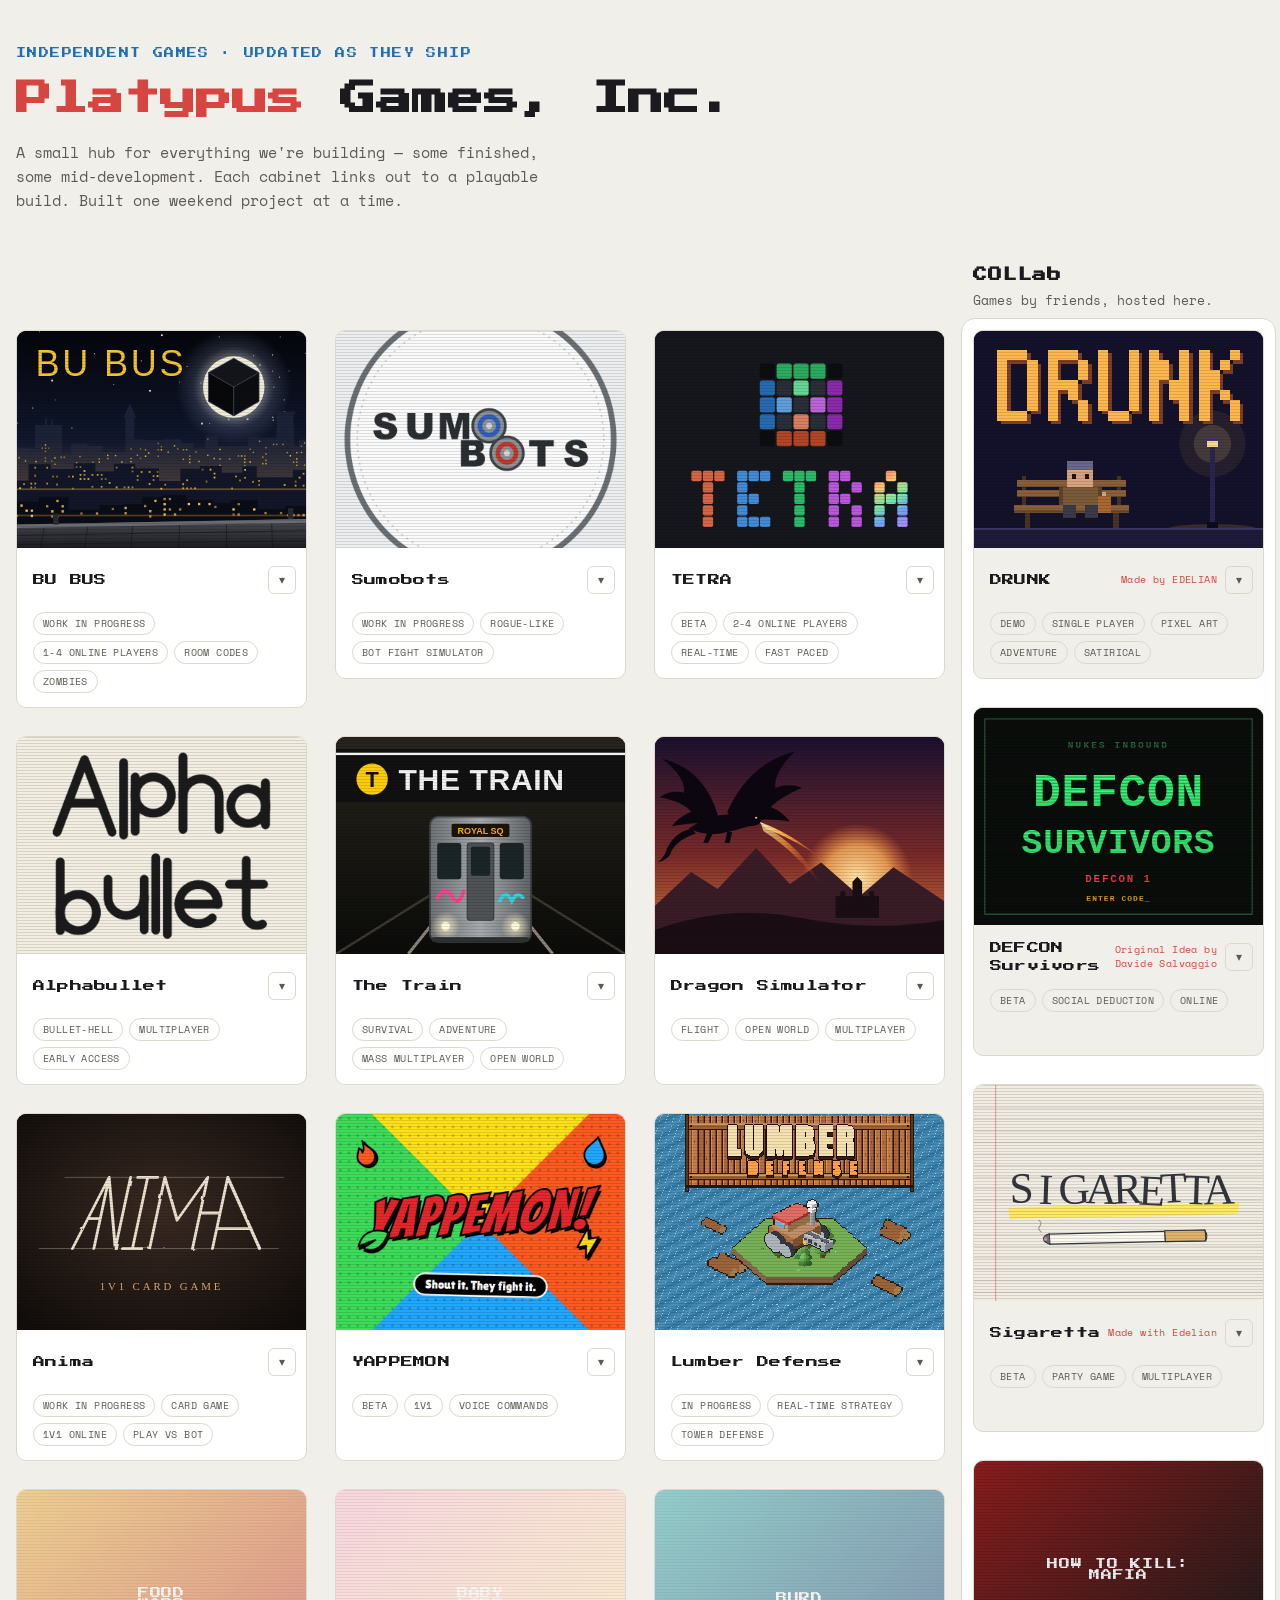
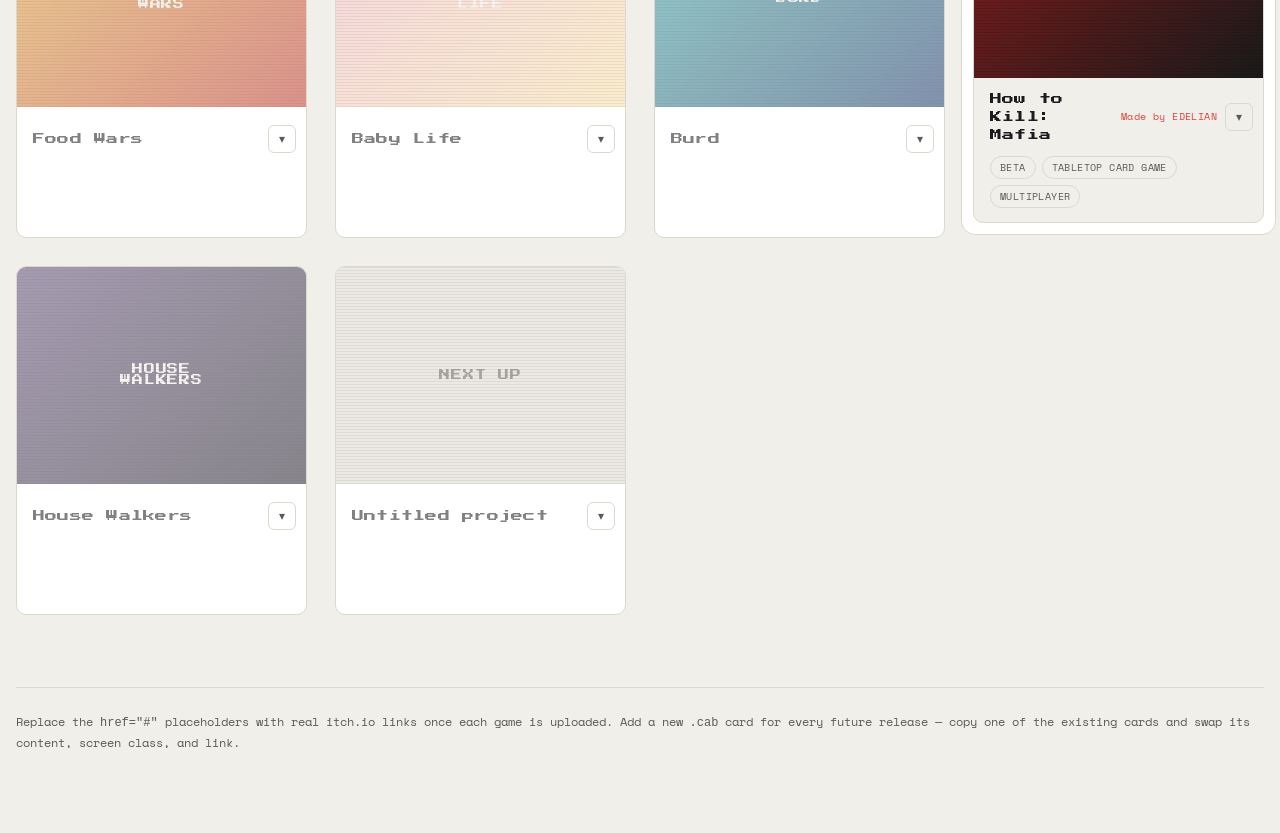
<file: index.html>
<!doctype html>
<html lang="en">
<head>
<meta charset="utf-8">
<meta name="viewport" content="width=device-width,initial-scale=1">
<title>Platypus Games, Inc.</title>
<link rel="stylesheet" href="https://fonts.googleapis.com/css2?family=Press+Start+2P&family=Space+Mono:wght@400;700&display=swap">
<style>
:root{
  --bg:#121318;
  --panel:#1c1e26;
  --panel-edge:#2a2d38;
  --fg:#eceef2;
  --fg-dim:#9aa0b4;
  --accent:#ff5d5d;
  --accent2:#5db1ff;
  --font-display:'Press Start 2P', 'Courier New', monospace;
  --font-body:'Space Mono', 'Courier New', monospace;
  color-scheme: dark;
}
@media (prefers-color-scheme: light){
  :root:not([data-theme="dark"]){
    --bg:#f1efe9;
    --panel:#ffffff;
    --panel-edge:#dcd8cc;
    --fg:#1b1b1f;
    --fg-dim:#5c5a52;
    --accent:#d6453f;
    --accent2:#1f6fb2;
    color-scheme: light;
  }
}
:root[data-theme="light"]{
  --bg:#f1efe9;
  --panel:#ffffff;
  --panel-edge:#dcd8cc;
  --fg:#1b1b1f;
  --fg-dim:#5c5a52;
  --accent:#d6453f;
  --accent2:#1f6fb2;
  color-scheme: light;
}

*{box-sizing:border-box}
body{
  margin:0;
  background:var(--bg);
  color:var(--fg);
  font-family:var(--font-body);
  padding-inline:16px;
}
a{color:inherit}

.wrap{
  max-width:1400px;
  margin:0 auto;
  padding-block:48px 80px;
}

header.hub{
  display:flex;
  flex-direction:column;
  gap:14px;
  margin-bottom:56px;
}
.eyebrow{
  font-family:var(--font-display);
  font-size:10px;
  letter-spacing:0.14em;
  color:var(--accent2);
  text-transform:uppercase;
}
h1{
  font-family:var(--font-display);
  font-size:clamp(22px, 4vw, 36px);
  line-height:1.5;
  margin:0;
  text-wrap:balance;
}
h1 .accent{color:var(--accent)}
.sub{
  color:var(--fg-dim);
  font-size:15px;
  max-width:60ch;
  line-height:1.6;
  margin:0;
}

.grid{
  display:grid;
  grid-template-columns:repeat(auto-fill, minmax(220px, 1fr));
  gap:20px;
  align-items:start;
}

.cab{
  background:var(--panel);
  border:1px solid var(--panel-edge);
  border-radius:10px;
  padding:0;
  overflow:hidden;
  display:flex;
  flex-direction:column;
  transition:transform .15s ease, border-color .15s ease, box-shadow .15s ease;
  position:relative;
}
.cab:not(.placeholder):hover, .cab:not(.placeholder):focus-within{
  transform:translateY(-3px);
  border-color:var(--accent);
  box-shadow:0 0 0 1px var(--accent), 0 14px 30px -14px rgba(0,0,0,.5);
}
.cab a{text-decoration:none; outline:none;}
.cab.placeholder .screen, .cab.placeholder .cab-title{opacity:.55;}

.screen{
  aspect-ratio:4/3;
  display:flex;
  align-items:center;
  justify-content:center;
  font-family:var(--font-display);
  font-size:11px;
  letter-spacing:.08em;
  text-align:center;
  padding:16px;
  position:relative;
  color:var(--bg);
}
.screen::after{
  content:"";
  position:absolute;
  inset:0;
  background:repeating-linear-gradient(
    to bottom,
    rgba(0,0,0,.12) 0px,
    rgba(0,0,0,.12) 1px,
    transparent 1px,
    transparent 3px
  );
  pointer-events:none;
}
.screen.bubus{background:#16181d; padding:0;}
.screen.bubus img{width:100%; height:100%; object-fit:cover; display:block;}
.screen.sumobots{background:#eceeef; padding:0;}
.screen.sumobots img{width:100%; height:100%; object-fit:cover; display:block;}
.screen.tetrae{background:#15171c; padding:0;}
.screen.tetrae img{width:100%; height:100%; object-fit:cover; display:block;}
.screen.lumber{background:#3f86b0; padding:0;}
.screen.lumber img{width:100%; height:100%; object-fit:cover; display:block; image-rendering:pixelated;}
.screen.yappemon{background:#ff5a1f; padding:0;}
.screen.yappemon img{width:100%; height:100%; object-fit:cover; display:block;}
.screen.foodwars{background:linear-gradient(135deg, #e0a634, #c0392b);}
.screen.babylife{background:linear-gradient(135deg, #f2b5c4, #f7dfa5);}
.screen.burd{background:linear-gradient(135deg, #3aa6a0, #1b3a6b);}
.screen.housewalkers{background:linear-gradient(135deg, #5c4a72, #26222e);}
.screen.mafia{background:linear-gradient(135deg, #8a1c1c, #1a1a1a); color:#eceef2;}
.screen.train{background:#0b0b09; padding:0;}
.screen.train img{width:100%; height:100%; object-fit:cover; display:block;}
.screen.dragonsim{background:#1a1030; padding:0;}
.screen.dragonsim img{width:100%; height:100%; object-fit:cover; display:block;}
.screen.anima{background:#110d0b; padding:0;}
.screen.anima img{width:100%; height:100%; object-fit:cover; display:block;}
.screen.drunk{background:#14122b; padding:0;}
.screen.drunk img{width:100%; height:100%; object-fit:contain; display:block;}
.screen.sigaretta{background:#f1ede3; padding:0;}
.screen.sigaretta img{width:100%; height:100%; object-fit:cover; display:block;}
.screen.alphabullet{background:#f3eee2; padding:0;}
.screen.abort{background:#0b0f0c; padding:0;}
.screen.abort img{width:100%; height:100%; object-fit:cover; display:block;}
.screen.alphabullet img{width:100%; height:100%; object-fit:cover; display:block;}
.screen.tbd{background:var(--panel-edge); color:var(--fg-dim);}

.cab-head{
  display:flex;
  align-items:center;
  gap:8px;
  padding:12px 10px 12px 16px;
  min-height:64px;
}
.cab-title{
  font-family:var(--font-display);
  font-size:12px;
  letter-spacing:.02em;
  line-height:1.5;
  flex:1;
  min-width:0;
}
.cab-head .cab-credit{
  flex:0 1 auto;
  max-width:45%;
  text-align:right;
  font-size:10px;
  line-height:1.4;
}
.cab-toggle{
  flex:none;
  width:28px;
  height:28px;
  display:grid;
  place-items:center;
  background:none;
  border:1px solid var(--panel-edge);
  border-radius:6px;
  color:var(--fg-dim);
  font-size:12px;
  cursor:pointer;
  transition:transform .15s ease, color .15s ease, border-color .15s ease;
}
.cab-toggle:hover, .cab-toggle:focus-visible{color:var(--fg); border-color:var(--accent2); outline:none;}
.cab-toggle[aria-expanded="true"]{transform:rotate(180deg);}
.cab-details{
  padding:0 16px 18px;
  display:flex;
  flex-direction:column;
  gap:8px;
}
.cab-details[hidden]{display:none;}
.cab-credit{
  font-size:11px;
  letter-spacing:.04em;
  color:var(--accent);
}
.cab-desc{
  color:var(--fg-dim);
  font-size:13px;
  line-height:1.55;
}
.cab-tags{
  display:flex;
  gap:6px;
  flex-wrap:wrap;
  align-content:flex-start;
  padding:0 16px 14px;
  min-height:66px;
}
.tag{
  font-size:10px;
  letter-spacing:.04em;
  text-transform:uppercase;
  color:var(--fg-dim);
  border:1px solid var(--panel-edge);
  border-radius:999px;
  padding:3px 9px;
}
.cab-cta{
  font-size:12px;
  color:var(--accent2);
  font-weight:bold;
  margin-top:6px;
}
.cab.placeholder .cab-cta{color:var(--fg-dim); font-weight:normal;}

.section-title{
  font-family:var(--font-display);
  font-size:14px;
  letter-spacing:.06em;
  margin:64px 0 8px;
}
.section-sub{
  color:var(--fg-dim);
  font-size:13px;
  margin:0 0 20px;
}

/* 3 columns of my games + 1 collab column, all the same width */
.layout{
  display:grid;
  grid-template-columns:repeat(4, minmax(0, 1fr));
  column-gap:28px;
  row-gap:0;
  align-items:start;
}
.layout main{
  grid-column:1 / 4;
  grid-row:2;
  display:grid;
  grid-template-columns:subgrid;
}
.layout main .grid{
  grid-column:1 / -1;
  grid-template-columns:subgrid;
  gap:28px;
}
.collab-head{grid-column:4; grid-row:1;}
.collab-head .section-title{margin-top:0;}
.guest-panel{
  grid-column:4;
  grid-row:2;
  position:relative;
  isolation:isolate;
}
.guest-panel::before{
  content:"";
  position:absolute;
  inset:-12px;
  background:var(--panel);
  border:1px solid var(--panel-edge);
  border-radius:14px;
  z-index:-1;
}
.guest-list{
  display:flex;
  flex-direction:column;
  gap:28px;
}
.guest-list .cab{background:var(--bg);}
@media (max-width: 700px){
  .layout{display:block;}
  .layout main{display:block;}
  .layout main .grid{grid-template-columns:repeat(auto-fill, minmax(220px, 1fr));}
  .collab-head{margin-top:56px;}
  .guest-list{display:grid; grid-template-columns:repeat(auto-fill, minmax(220px, 1fr));}
}

footer{
  margin-top:72px;
  padding-top:24px;
  border-top:1px solid var(--panel-edge);
  color:var(--fg-dim);
  font-size:12px;
  line-height:1.7;
}
</style>
</head>
<body>
<div class="wrap">
  <header class="hub">
    <span class="eyebrow">Independent games · Updated as they ship</span>
    <h1><span class="accent">Platypus</span> Games, Inc.</h1>
    <p class="sub">A small hub for everything we're building — some finished, some mid-development. Each cabinet links out to a playable build. Built one weekend project at a time.</p>
  </header>

  <div class="layout">
  <main>
  <div class="grid">
    <div class="cab">
      <a href="bu-bus/" aria-label="Play BU BUS in your browser"><div class="screen bubus"><img src="bu-bus-logo.svg" alt="BU BUS logo"></div></a>
      <div class="cab-head">
        <a class="cab-title" href="bu-bus/">BU BUS</a>
        <button class="cab-toggle" type="button" aria-expanded="false" aria-label="Show details">▾</button>
      </div>
      <div class="cab-tags">
        <span class="tag">Work in progress</span>
        <span class="tag">1-4 online players</span>
        <span class="tag">Room codes</span>
        <span class="tag">Zombies</span>
      </div>
      <div class="cab-details" hidden>
        <div class="cab-desc">Crew a burger bus through a zombie-filled Milan with up to three friends. Host a game, share the room code, deliver burgers and survive the horde.</div>
        <a class="cab-cta" href="bu-bus/">Play in your browser →</a>
      </div>
    </div>

    <div class="cab">
      <a href="sumobots/" aria-label="Play Sumobots"><div class="screen sumobots"><img src="sumobots-logo.png" alt="Sumobots logo"></div></a>
      <div class="cab-head">
        <a class="cab-title" href="sumobots/">Sumobots</a>
        <button class="cab-toggle" type="button" aria-expanded="false" aria-label="Show details">▾</button>
      </div>
      <div class="cab-tags">
        <span class="tag">Work in progress</span>
        <span class="tag">Rogue-like</span>
        <span class="tag">Bot fight simulator</span>
      </div>
      <div class="cab-details" hidden>
        <div class="cab-desc">Build and program an autonomous sumo bot, then watch it fight to push opponents out of the ring. Behaviour-box progression, Gauntlet runs, Noodles economy.</div>
        <a class="cab-cta" href="sumobots/">Play on itch.io →</a>
      </div>
    </div>

    <div class="cab">
      <a href="https://giovannialtamore00-create.github.io/tetris-game/" aria-label="Play TETRA in your browser"><div class="screen tetrae"><img src="tetra-logo.svg" alt="TETRA logo"></div></a>
      <div class="cab-head">
        <a class="cab-title" href="https://giovannialtamore00-create.github.io/tetris-game/">TETRA</a>
        <button class="cab-toggle" type="button" aria-expanded="false" aria-label="Show details">▾</button>
      </div>
      <div class="cab-tags">
        <span class="tag">Beta</span>
        <span class="tag">2-4 online players</span>
        <span class="tag">Real-time</span>
        <span class="tag">Fast paced</span>
      </div>
      <div class="cab-details" hidden>
        <div class="cab-desc">Up to four players grow their colour across one shared board. Clear lines to score, cut rivals off, and drop rainbow pieces anywhere. Real-time or turn-based: play bots or friends on one screen, or online with friends, peer to peer.</div>
        <a class="cab-cta" href="https://giovannialtamore00-create.github.io/tetris-game/">Play in your browser →</a>
      </div>
    </div>

    <div class="cab">
      <a href="https://giovannialtamore00-create.github.io/alphabullet/" aria-label="Play Alphabullet in your browser"><div class="screen alphabullet"><img src="alphabullet-logo.png" alt="Alphabullet logo"></div></a>
      <div class="cab-head">
        <a class="cab-title" href="https://giovannialtamore00-create.github.io/alphabullet/">Alphabullet</a>
        <button class="cab-toggle" type="button" aria-expanded="false" aria-label="Show details">▾</button>
      </div>
      <div class="cab-tags">
        <span class="tag">Bullet-hell</span>
        <span class="tag">Multiplayer</span>
        <span class="tag">Early access</span>
      </div>
      <div class="cab-details" hidden>
        <div class="cab-desc">A top-down bullet-hell arena where you are a letter and its shape is your gun: bullets fly from the ends of every stroke. Collect letters, level them up, go CAPITAL, and be the last glyph standing. Play solo vs bots or online with friends, peer to peer.</div>
        <a class="cab-cta" href="https://giovannialtamore00-create.github.io/alphabullet/">Play in your browser →</a>
      </div>
    </div>

    <div class="cab">
      <a href="https://the-train.onrender.com/" aria-label="Play The Train in your browser"><div class="screen train"><img src="the-train-logo.svg" alt="The Train logo"></div></a>
      <div class="cab-head">
        <a class="cab-title" href="https://the-train.onrender.com/">The Train</a>
        <button class="cab-toggle" type="button" aria-expanded="false" aria-label="Show details">▾</button>
      </div>
      <div class="cab-tags">
        <span class="tag">Survival</span>
        <span class="tag">Adventure</span>
        <span class="tag">Mass multiplayer</span>
        <span class="tag">Open world</span>
      </div>
      <div class="cab-details" hidden>
        <div class="cab-desc">A first-person multiplayer survival game in an empty 80s subway. Ride the train, get off at the station, and keep the grapplers off your head. One tab per player; the host presses Ready. The first visit may take up to a minute while the server wakes up.</div>
        <a class="cab-cta" href="https://the-train.onrender.com/">Play in your browser →</a>
      </div>
    </div>

    <div class="cab">
      <a href="https://dragon-simulator.onrender.com/" aria-label="Play Dragon Simulator in your browser"><div class="screen dragonsim"><img src="dragon-simulator-logo.svg" alt="Dragon Simulator logo"></div></a>
      <div class="cab-head">
        <a class="cab-title" href="https://dragon-simulator.onrender.com/">Dragon Simulator</a>
        <button class="cab-toggle" type="button" aria-expanded="false" aria-label="Show details">▾</button>
      </div>
      <div class="cab-tags">
        <span class="tag">Flight</span>
        <span class="tag">Open world</span>
        <span class="tag">Multiplayer</span>
      </div>
      <div class="cab-details" hidden>
        <div class="cab-desc">Fly a dragon in first person over one shared open world. Burn castles, raid towns, claim a lair and grow your hoard; your level and loot are saved under your dragon's name. The first visit may take up to a minute while the server wakes up.</div>
        <a class="cab-cta" href="https://dragon-simulator.onrender.com/">Play in your browser →</a>
      </div>
    </div>
    <div class="cab">
      <a href="https://anima.giovanni-altamore-00.workers.dev/" aria-label="Play Anima in your browser"><div class="screen anima"><img src="anima-logo.svg" alt="Anima logo"></div></a>
      <div class="cab-head">
        <a class="cab-title" href="https://anima.giovanni-altamore-00.workers.dev/">Anima</a>
        <button class="cab-toggle" type="button" aria-expanded="false" aria-label="Show details">▾</button>
      </div>
      <div class="cab-tags">
        <span class="tag">Work in progress</span>
        <span class="tag">Card game</span>
        <span class="tag">1v1 online</span>
        <span class="tag">Play vs bot</span>
      </div>
      <div class="cab-details" hidden>
        <div class="cab-desc">A 1v1 creature card game where your HP is also your mana. Build a deck, then play a friend online or the bot. Make a player name to save your decks.</div>
        <a class="cab-cta" href="https://anima.giovanni-altamore-00.workers.dev/">Play in your browser →</a>
      </div>
    </div>

    <div class="cab">
      <a href="https://giovannialtamore00-create.github.io/yappemon/" aria-label="Play YAPPEMON in your browser"><div class="screen yappemon"><img src="yappemon-logo.png" alt="YAPPEMON logo"></div></a>
      <div class="cab-head">
        <a class="cab-title" href="https://giovannialtamore00-create.github.io/yappemon/">YAPPEMON</a>
        <button class="cab-toggle" type="button" aria-expanded="false" aria-label="Show details">▾</button>
      </div>
      <div class="cab-tags">
        <span class="tag">Beta</span>
        <span class="tag">1v1</span>
        <span class="tag">Voice commands</span>
      </div>
      <div class="cab-details" hidden>
        <div class="cab-desc">A 1v1 3D creature battler you control with your voice, in English or Italian. Shout your moves, dodge, evolve, and win best of 3. Play vs a bot or online with a friend, peer to peer. Needs a microphone; works best in Chrome.</div>
        <a class="cab-cta" href="https://giovannialtamore00-create.github.io/yappemon/">Play in your browser →</a>
      </div>
    </div>

    <div class="cab">
      <a href="https://giovannialtamore00-create.github.io/lumber-defense/" aria-label="Play Lumber Defense in your browser"><div class="screen lumber"><img src="lumber-defense-logo.png" alt="Lumber Defense logo"></div></a>
      <div class="cab-head">
        <a class="cab-title" href="https://giovannialtamore00-create.github.io/lumber-defense/">Lumber Defense</a>
        <button class="cab-toggle" type="button" aria-expanded="false" aria-label="Show details">▾</button>
      </div>
      <div class="cab-tags">
        <span class="tag">In progress</span>
        <span class="tag">Real-time strategy</span>
        <span class="tag">Tower defense</span>
      </div>
      <div class="cab-details" hidden>
        <div class="cab-desc">A territory game for 2–4 players. Chop trees, float the logs down the river to your factory, craft outposts and catapults, and push your rivals off the map. Play solo or online with friends, peer to peer.</div>
        <a class="cab-cta" href="https://giovannialtamore00-create.github.io/lumber-defense/">Play in your browser →</a>
      </div>
    </div>

    <div class="cab placeholder" aria-label="Food Wars — coming soon">
      <div class="screen foodwars">FOOD<br>WARS</div>
      <div class="cab-head">
        <div class="cab-title">Food Wars</div>
        <button class="cab-toggle" type="button" aria-expanded="false" aria-label="Show details">▾</button>
      </div>
      <div class="cab-tags"></div>
      <div class="cab-details" hidden>
        <div class="cab-desc">A 3v3 top-down MOBA. Pick your dish, fight over the kitchen, don't get eaten.</div>
        <div class="cab-cta">Not yet playable</div>
      </div>
    </div>

    <div class="cab placeholder" aria-label="Baby Life — coming soon">
      <div class="screen babylife">BABY<br>LIFE</div>
      <div class="cab-head">
        <div class="cab-title">Baby Life</div>
        <button class="cab-toggle" type="button" aria-expanded="false" aria-label="Show details">▾</button>
      </div>
      <div class="cab-tags"></div>
      <div class="cab-details" hidden>
        <div class="cab-desc">A small open-world tower defense. Explore, grow, and defend the only life you've got.</div>
        <div class="cab-cta">Not yet playable</div>
      </div>
    </div>

    <div class="cab placeholder" aria-label="Burd — coming soon">
      <div class="screen burd">BURD</div>
      <div class="cab-head">
        <div class="cab-title">Burd</div>
        <button class="cab-toggle" type="button" aria-expanded="false" aria-label="Show details">▾</button>
      </div>
      <div class="cab-tags"></div>
      <div class="cab-details" hidden>
        <div class="cab-desc">A movement-based mobile game about a very fat bird that eats absolutely everything.</div>
        <div class="cab-cta">Not yet playable</div>
      </div>
    </div>

    <div class="cab placeholder" aria-label="House Walkers — coming soon">
      <div class="screen housewalkers">HOUSE<br>WALKERS</div>
      <div class="cab-head">
        <div class="cab-title">House Walkers</div>
        <button class="cab-toggle" type="button" aria-expanded="false" aria-label="Show details">▾</button>
      </div>
      <div class="cab-tags"></div>
      <div class="cab-details" hidden>
        <div class="cab-desc">An MMORPG where you play as animated objects, living out their lives inside a dark house.</div>
        <div class="cab-cta">Not yet playable</div>
      </div>
    </div>

    <div class="cab placeholder" aria-label="Untitled project — coming soon">
      <div class="screen tbd">NEXT UP</div>
      <div class="cab-head">
        <div class="cab-title">Untitled project</div>
        <button class="cab-toggle" type="button" aria-expanded="false" aria-label="Show details">▾</button>
      </div>
      <div class="cab-tags"></div>
      <div class="cab-details" hidden>
        <div class="cab-desc">Whatever gets built next lands here. This slot updates automatically as new games ship.</div>
        <div class="cab-cta">Not yet playable</div>
      </div>
    </div>
  </div>
  </main>

  <div class="collab-head">
    <h2 class="section-title">COLLab</h2>
    <p class="section-sub">Games by friends, hosted here.</p>
  </div>

  <aside class="guest-panel" aria-label="Collab games">
  <div class="guest-list">
    <div class="cab">
      <a href="https://giovannialtamore00-create.github.io/drunk/" aria-label="Play DRUNK in your browser"><div class="screen drunk"><img src="drunk-logo.svg" alt="DRUNK logo"></div></a>
      <div class="cab-head">
        <a class="cab-title" href="https://giovannialtamore00-create.github.io/drunk/">DRUNK</a>
        <span class="cab-credit">Made by EDELIAN</span>
        <button class="cab-toggle" type="button" aria-expanded="false" aria-label="Show details">▾</button>
      </div>
      <div class="cab-tags">
        <span class="tag">Demo</span>
        <span class="tag">Single player</span>
        <span class="tag">Pixel art</span>
        <span class="tag">Adventure</span>
        <span class="tag">Satirical</span>
      </div>
      <div class="cab-details" hidden>
        <div class="cab-desc">A pixel-art adventure about a tramp on a street at night. Walk the street, ask passers-by for change, and see how the evening ends. Move with W A S D, choose with the mouse.</div>
        <a class="cab-cta" href="https://giovannialtamore00-create.github.io/drunk/">Play in your browser →</a>
      </div>
    </div>

    <div class="cab">
      <a href="https://defcon-survivors.onrender.com/" aria-label="Play DEFCON Survivors in your browser"><div class="screen abort"><img src="defcon-survivors-logo.svg" alt="DEFCON Survivors logo"></div></a>
      <div class="cab-head">
        <a class="cab-title" href="https://defcon-survivors.onrender.com/">DEFCON Survivors</a>
        <span class="cab-credit">Original Idea by Davide Salvaggio</span>
        <button class="cab-toggle" type="button" aria-expanded="false" aria-label="Show details">▾</button>
      </div>
      <div class="cab-tags">
        <span class="tag">Beta</span>
        <span class="tag">Social deduction</span>
        <span class="tag">Online</span>
      </div>
      <div class="cab-details" hidden>
        <div class="cab-desc">A 6-player social deduction game for a voice call. Nukes are inbound: find the launch code through private chats, spot the corrupt teammate, and enter it before the DEFCON timer runs out. Bots fill empty seats. English and Italian. The first visit may take up to a minute while the server wakes up.</div>
        <a class="cab-cta" href="https://defcon-survivors.onrender.com/">Play in your browser →</a>
      </div>
    </div>

    <div class="cab">
      <a href="https://giovannialtamore00-create.github.io/sigaretta/" aria-label="Play Sigaretta in your browser"><div class="screen sigaretta"><img src="sigaretta-logo.svg" alt="Sigaretta logo"></div></a>
      <div class="cab-head">
        <a class="cab-title" href="https://giovannialtamore00-create.github.io/sigaretta/">Sigaretta</a>
        <span class="cab-credit">Made with Edelian</span>
        <button class="cab-toggle" type="button" aria-expanded="false" aria-label="Show details">▾</button>
      </div>
      <div class="cab-tags">
        <span class="tag">Beta</span>
        <span class="tag">Party game</span>
        <span class="tag">Multiplayer</span>
      </div>
      <div class="cab-details" hidden>
        <div class="cab-desc">A collective writing party game in Italian, made for phones. Everyone starts a story, the sheet passes to the next player, and nobody sees what came before. 4 to 10 players, bots included.</div>
        <a class="cab-cta" href="https://giovannialtamore00-create.github.io/sigaretta/">Play in your browser →</a>
      </div>
    </div>

    <div class="cab">
      <a href="https://how-to-kill-mafia.onrender.com/" aria-label="Play How to Kill: Mafia in your browser"><div class="screen mafia">HOW TO KILL:<br>MAFIA</div></a>
      <div class="cab-head">
        <a class="cab-title" href="https://how-to-kill-mafia.onrender.com/">How to Kill: Mafia</a>
        <span class="cab-credit">Made by EDELIAN</span>
        <button class="cab-toggle" type="button" aria-expanded="false" aria-label="Show details">▾</button>
      </div>
      <div class="cab-tags">
        <span class="tag">Beta</span>
        <span class="tag">Tabletop card game</span>
        <span class="tag">Multiplayer</span>
      </div>
      <div class="cab-details" hidden>
        <div class="cab-desc">An online card game for 2–4 players. Build a squad of heroes, take down mafia bosses with a bounty on their heads, and use your faction's bonuses to get there first. The first visit may take up to a minute while the server wakes up.</div>
        <a class="cab-cta" href="https://how-to-kill-mafia.onrender.com/">Play in your browser →</a>
      </div>
    </div>
  </div>
  </aside>
  </div>

  <footer>
    Replace the <code>href="#"</code> placeholders with real itch.io links once each game is uploaded. Add a new <code>.cab</code> card for every future release — copy one of the existing cards and swap its content, screen class, and link.
  </footer>
</div>
<script>
document.addEventListener('click', e => {
  const btn = e.target.closest('.cab-toggle');
  if (!btn) return;
  const details = btn.closest('.cab').querySelector('.cab-details');
  const open = btn.getAttribute('aria-expanded') !== 'true';
  btn.setAttribute('aria-expanded', open);
  btn.setAttribute('aria-label', open ? 'Hide details' : 'Show details');
  details.hidden = !open;
});
</script>
</body>
</html>
</file>
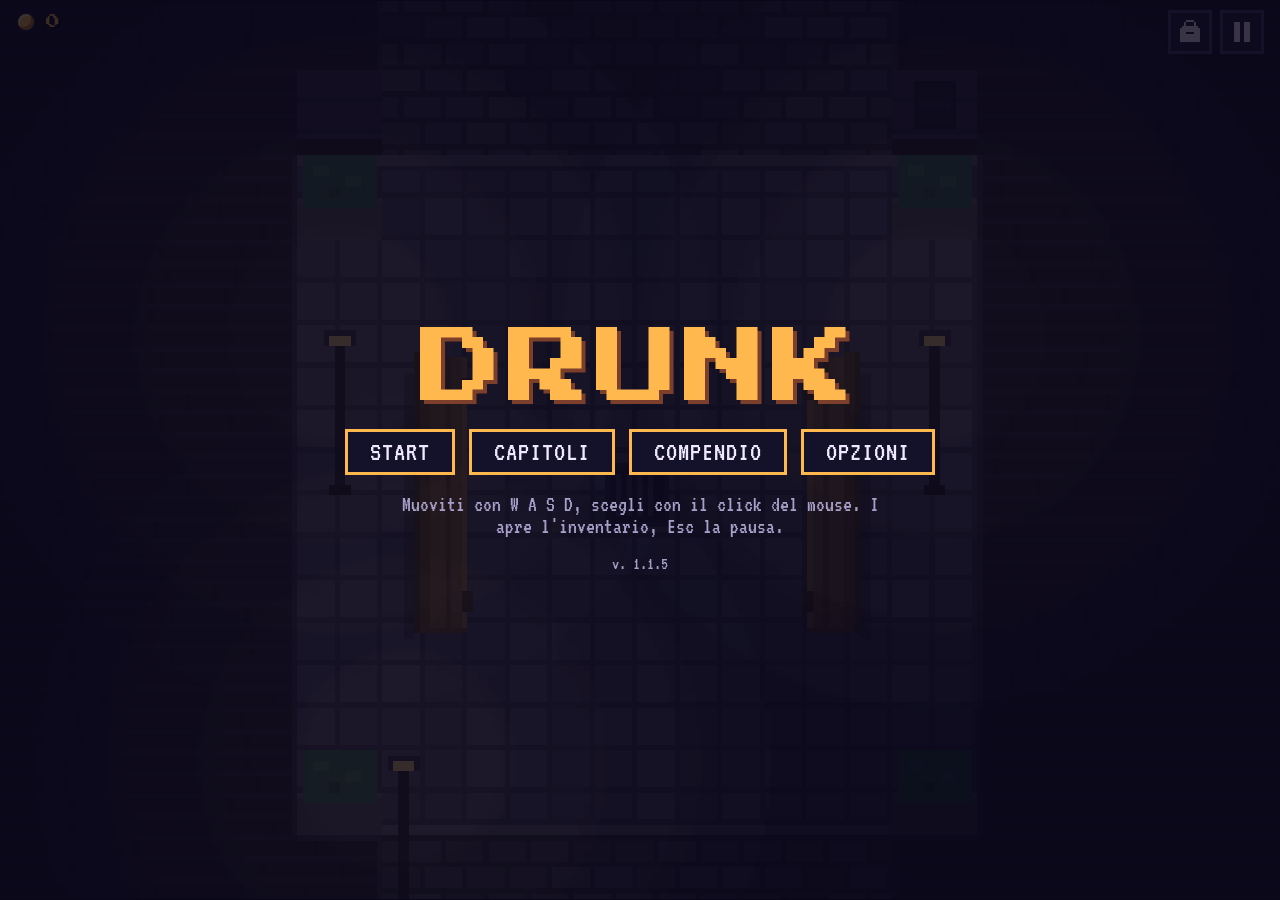
<file: drunk/index.html>
<!doctype html>
<html lang="it">
<head>
<meta charset="utf-8">
<meta name="viewport" content="width=device-width,initial-scale=1,viewport-fit=cover">
<meta name="description" content="DRUNK: avventura grafica in pixel-art. Un barbone, una via di sera.">
<title>DRUNK</title>
<link rel="preconnect" href="https://fonts.googleapis.com">
<link href="https://fonts.googleapis.com/css2?family=Press+Start+2P&family=VT323&display=swap" rel="stylesheet">
<style>
/* Layout: schermo intero, un canvas pixel-art che segue il protagonista; interfaccia minima sopra (spicci, inventario, pausa). */
:root{
  --bg:#0a0818; --fg:#efe9ff; --accent:#ffb84d; --muted:#a79fc7; --panel:#14122b; --line:#3b3768; --teal:#3fd0c9; --pink:#ff5c8a;
  --f-title:'Press Start 2P',monospace; --f-ui:'VT323',monospace;
  color-scheme:dark;
}
html,body{height:100%}
body{margin:0;background:var(--bg);color:var(--fg);font-family:var(--f-ui);overflow:hidden}
button{font-family:var(--f-ui)}
#stage{position:fixed;inset:0;display:flex;align-items:center;justify-content:center;background:var(--bg)}
canvas{display:block;image-rendering:pixelated;image-rendering:crisp-edges;outline:none}
.btn{all:unset;box-sizing:border-box;cursor:pointer;min-height:44px;padding:6px 22px;display:inline-flex;align-items:center;justify-content:center;background:var(--panel);color:var(--fg);border:3px solid var(--accent);font-family:var(--f-ui);font-size:28px;letter-spacing:1px;text-transform:uppercase;text-align:center}
.btn:hover,.btn:focus-visible{background:var(--accent);color:#14122b}
.btn.sm{min-height:36px;padding:2px 14px;font-size:22px}
.screen{position:fixed;inset:0;display:flex;flex-direction:column;align-items:center;justify-content:center;gap:18px;padding:24px 16px;background:rgba(10,8,24,.8);text-align:center;z-index:8;overflow:auto}
.screen[hidden]{display:none!important}
.screen h1{margin:0;font-family:var(--f-title);font-weight:400;font-size:clamp(36px,10vw,84px);color:var(--accent);letter-spacing:4px;text-shadow:4px 4px 0 #7b3f2b}
.screen h2{margin:0;font-family:var(--f-title);font-weight:400;font-size:clamp(16px,3.5vw,28px);color:var(--accent)}
.screen small{font-size:22px;color:var(--muted);max-width:520px}
.row{display:flex;gap:14px;flex-wrap:wrap;justify-content:center}
.comp{list-style:none;margin:0;padding:12px 18px;display:flex;flex-direction:column;gap:4px;background:var(--panel);border:3px solid var(--line);font-size:24px;text-align:left;min-width:min(420px,100%);box-sizing:border-box}
.comp[hidden]{display:none!important}
.comp li.no{color:var(--muted)}
.comp li small{display:block;margin-left:30px;font-size:16px;color:var(--muted)}
.comp li b{color:var(--accent);font-weight:400;margin-right:8px}
.sl{display:flex;align-items:center;gap:14px;font-size:26px;justify-content:space-between;width:min(380px,100%)}
.sl input{width:200px;accent-color:var(--accent)}
#hint{position:fixed;left:0;right:0;top:calc(14px + env(safe-area-inset-top,0px));display:flex;justify-content:center;pointer-events:none;transition:opacity .8s;z-index:4;padding:0 90px}
#hint span{background:var(--panel);color:var(--muted);font-size:20px;padding:4px 12px;border:2px solid #2b2850;text-align:center}
#hint b{color:var(--accent);font-weight:400}
#coins{position:fixed;left:16px;top:calc(12px + env(safe-area-inset-top,0px));display:flex;align-items:center;gap:10px;font-family:var(--f-title);font-size:14px;color:var(--accent);z-index:5;pointer-events:none;text-shadow:2px 2px 0 #000}
#coins i{width:16px;height:16px;border-radius:50%;background:var(--accent);box-shadow:inset -3px -3px 0 #b87a1d,inset 2px 2px 0 #ffe29a;border:2px solid #14122b}
#coins b{font-weight:400}
#coins.flash i{animation:fl .5s}
@keyframes fl{50%{transform:scale(1.6)}}
#hud{position:fixed;right:16px;top:calc(10px + env(safe-area-inset-top,0px));display:flex;gap:8px;z-index:6}
#hud button{all:unset;box-sizing:border-box;cursor:pointer;width:44px;height:44px;display:flex;align-items:center;justify-content:center;background:var(--panel);border:3px solid var(--line);color:var(--fg)}
#hud button:hover,#hud button:focus-visible,#hud button.on{border-color:var(--accent);color:var(--accent)}
#hud button.new{animation:nw .6s 3}
@keyframes nw{50%{border-color:var(--accent);transform:translateY(-3px)}}
#hud svg{width:24px;height:24px;shape-rendering:crispEdges}
#inv{position:fixed;right:16px;top:calc(64px + env(safe-area-inset-top,0px));width:min(360px,calc(100vw - 32px));max-height:calc(100% - 140px);overflow:auto;background:var(--panel);border:3px solid var(--accent);z-index:6;box-sizing:border-box;padding:10px 12px;display:flex;flex-direction:column;gap:8px}
#inv[hidden]{display:none!important}
#inv h2{margin:0 0 2px;font-family:var(--f-title);font-weight:400;font-size:13px;color:var(--accent)}
.it{display:grid;grid-template-columns:36px 1fr;gap:4px 10px;align-items:center;padding:6px;background:#1c1a3a;border:2px solid #2b2850}
.it.hold{border-color:var(--teal)}
.it svg{width:32px;height:32px;shape-rendering:crispEdges}
.it .nm{font-size:24px;line-height:1}.it .nm b{color:var(--accent);font-weight:400}
.it .ds{font-size:19px;color:var(--muted);line-height:1}
.it .ac{grid-column:1/3;display:flex;gap:8px}
.empty{font-size:22px;color:var(--muted)}
#handbar{position:fixed;left:50%;transform:translateX(-50%);bottom:calc(14px + env(safe-area-inset-bottom,0px));display:flex;align-items:center;gap:10px;padding:6px 10px;background:var(--panel);border:3px solid var(--teal);z-index:5;max-width:calc(100vw - 32px);flex-wrap:wrap;justify-content:center}
#handbar[hidden]{display:none!important}
#burpbar{position:fixed;left:50%;transform:translateX(-50%);bottom:calc(76px + env(safe-area-inset-bottom,0px));z-index:5}
#burpbar[hidden]{display:none!important}
#pee{width:72px;height:10px;margin-left:8px;flex:none}
#pee span{display:block;height:100%;width:0;background:#ffd93d}
#handbar svg{width:28px;height:28px;shape-rendering:crispEdges}
#handbar .nm{font-size:24px}
/* fumetti dei passanti (ggNPC): restano sopra la testa */
.nb{position:fixed;left:0;top:0;width:max-content;max-width:220px;box-sizing:border-box;padding:5px 9px 6px;background:#efe9ff;color:#14122b;font-family:var(--f-ui);font-size:22px;line-height:1.05;border:3px solid #14122b;box-shadow:0 0 0 3px #efe9ff;z-index:2;pointer-events:none}
.nb .rest{opacity:0}
.nb::after{content:"";position:absolute;left:var(--tx,50%);bottom:-11px;width:12px;height:12px;background:#efe9ff;border:solid #14122b;border-width:0 3px 3px 0;transform:translateX(-50%) rotate(45deg)}
/* casella di dialogo dei personaggi con nome: in basso, con il nome di chi parla (stessa del casone) */
#bubble{position:fixed;left:50%;bottom:calc(14px + env(safe-area-inset-bottom,0px));transform:translateX(-50%);width:min(640px,calc(100vw - 24px));box-sizing:border-box;background:rgba(20,18,43,.95);border:2px solid var(--accent);padding:8px 14px 10px;z-index:3;pointer-events:none}
#bubble .nm{display:block;font-family:var(--f-title);font-weight:400;font-size:11px;color:var(--accent);margin-bottom:6px;letter-spacing:1px}
#bubble .nm:empty{display:none}
#bubble .tx{display:block;font-family:var(--f-ui);font-size:26px;line-height:1.15;padding-right:18px}
#bubble .rest{opacity:0}
#bubble .nx{position:absolute;right:10px;bottom:4px;font-size:14px;line-height:1;color:var(--accent);display:none;animation:nxb .8s steps(2) infinite}
#bubble.ready .nx{display:block}
@keyframes nxb{50%{opacity:0}}
#bubble.think{border-style:dashed}
#bubble.think .tx{font-style:italic;color:var(--muted)}
body:has(#bubble:not([hidden])) #handbar{visibility:hidden}
#choices{position:fixed;left:0;top:0;width:max-content;max-width:calc(100vw - 16px);display:flex;flex-direction:column;gap:6px;z-index:4}
#choices[hidden],#bubble[hidden],#fin[hidden]{display:none!important}
#choices .prompt{background:#efe9ff;color:#14122b;font-family:var(--f-ui);font-size:26px;padding:6px 12px;border:3px solid #14122b;text-align:center;max-width:300px}
#choices button{all:unset;box-sizing:border-box;cursor:pointer;min-height:42px;padding:4px 16px;display:flex;align-items:center;justify-content:center;background:var(--panel);color:var(--fg);border:3px solid var(--accent);font-family:var(--f-ui);font-size:26px;letter-spacing:1px;text-transform:uppercase;text-align:center}
#choices button:hover,#choices button:focus-visible{background:var(--accent);color:#14122b}
#fin{position:fixed;inset:0;display:flex;align-items:center;justify-content:center;padding:24px;text-align:center;font-family:var(--f-title);font-size:clamp(14px,3.6vw,30px);line-height:1.6;color:var(--accent);z-index:7;pointer-events:none}
#pad{position:fixed;left:16px;bottom:calc(16px + env(safe-area-inset-bottom,0px));display:none;grid-template-columns:repeat(3,56px);grid-template-rows:repeat(3,56px);gap:6px;z-index:4;touch-action:none}
#pad button{all:unset;box-sizing:border-box;width:56px;height:56px;display:flex;align-items:center;justify-content:center;background:var(--panel);border:2px solid var(--line);color:var(--accent);font-family:var(--f-title);font-size:14px;touch-action:none;user-select:none}
#pad button:active{background:#2b2850}
#pad [data-d=u]{grid-area:1/2}#pad [data-d=l]{grid-area:2/1}#pad [data-d=d]{grid-area:2/2}#pad [data-d=r]{grid-area:2/3}
@media (pointer:coarse){#pad{display:grid}}
/* ===== Giornale: vista in prima persona, si apre davanti agli occhi ===== */
#news{position:fixed;inset:0;z-index:9;display:none;perspective:1400px;overflow:hidden;cursor:pointer;
  --bw:min(94vw,calc((100vh - 120px)*1.28),1000px);--hs:calc(var(--bw)/170);
  --ink:#231d2b;--ink-soft:rgba(35,29,43,.62);--paper:#d9cfae;
  background:radial-gradient(ellipse at 50% 55%,rgba(10,8,24,.78),rgba(4,3,12,.96))}
#news .hold{position:absolute;left:50%;top:50%;width:var(--bw);margin-left:calc(var(--bw)/-2);margin-top:calc(var(--bw)*-.39);transform-style:preserve-3d;transform-origin:50% 100%;will-change:transform}
#news .book{display:grid;grid-template-columns:1fr 1fr;width:var(--bw);aspect-ratio:1/.77;transform-style:preserve-3d;box-shadow:0 14px 0 rgba(0,0,0,.35),0 0 0 3px #14122b}
#news .page{container-type:inline-size;background:var(--paper);position:relative;min-width:0;overflow:hidden;backface-visibility:hidden}
#news .page::before{content:"";position:absolute;inset:0;pointer-events:none;background:repeating-linear-gradient(0deg,rgba(35,29,43,.035) 0 2px,transparent 2px 4px)}
#news .page.l{transform-origin:100% 50%;background-image:linear-gradient(90deg,transparent 88%,rgba(35,29,43,.22))}
#news .page.r{background-image:linear-gradient(90deg,rgba(35,29,43,.22),transparent 12%)}
#news .in{padding:5cqw 6cqw 4cqw;display:flex;flex-direction:column;gap:3.2cqw;height:100%;box-sizing:border-box;color:var(--ink)}
#news .mast{border-block:3px double var(--ink);padding-block:1.6cqw 1.2cqw;text-align:center}
#news .mast b{display:block;font:400 3.5cqw/1.4 var(--f-title);letter-spacing:.2cqw}
#news .mast span{font-size:5.2cqw;line-height:1;letter-spacing:.2cqw;color:var(--ink-soft)}
#news .art{display:flex;flex-direction:column;gap:2cqw;border-top:2px solid var(--ink);padding-top:2.4cqw}
#news .art.first{border-top:0;padding-top:0}
#news .art h2{margin:0;font:400 4cqw/1.55 var(--f-title);text-wrap:balance;text-transform:uppercase;color:var(--ink)}
#news .ag{position:relative}
#news .ag::after{content:"";position:absolute;left:.3em;top:-.22em;width:.14em;height:.14em;background:var(--ink);box-shadow:.14em .14em 0 var(--ink)}
#news .gk{display:flex;flex-direction:column;gap:1.1cqw}
#news .gk .ln{display:flex;gap:1.1cqw;height:.9cqw}
#news .gk .ln i{display:block;background:var(--ink-soft);min-width:0}
#news .gk .ln.last{width:var(--w)}
#news .cols{display:grid;grid-template-columns:1fr 1fr;gap:3cqw}
#news .photo{margin:0;display:flex;flex-direction:column;gap:1.4cqw}
#news .photo .frame{position:relative;border:3px solid var(--ink);line-height:0;background:#000}
#news .photo canvas{width:100%;aspect-ratio:96/64;image-rendering:pixelated;image-rendering:crisp-edges;display:block;filter:saturate(.82) contrast(.96)}
#news .photo .frame::after{content:"";position:absolute;inset:0;background:repeating-linear-gradient(0deg,rgba(0,0,0,.07) 0 1px,transparent 1px 3px);pointer-events:none}
#news .folio{margin-top:auto;display:flex;justify-content:space-between;align-items:center;border-top:2px solid var(--ink);padding-top:1.4cqw;font:400 2.3cqw/1 var(--f-title);color:var(--ink-soft)}
#news .folio span:nth-child(2){font:400 4.4cqw/1 var(--f-ui)}
#news .hand{position:absolute;top:calc(100% - 9*var(--hs));z-index:2;pointer-events:none}
#news .hand canvas{display:block;width:calc(22*var(--hs));height:calc(26*var(--hs));image-rendering:pixelated;image-rendering:crisp-edges}
#news .hand.l{left:calc(var(--bw)*.015)}
#news .hand.r{right:calc(var(--bw)*.015)}
#news .hand.r canvas{transform:scaleX(-1)}
#news .tip{position:absolute;left:0;right:0;bottom:calc(14px + env(safe-area-inset-bottom,0px));text-align:center;font-size:22px;color:var(--muted);opacity:0;pointer-events:none}
#news .tip span{background:var(--panel);border:2px solid #2b2850;padding:2px 12px}
[hidden]{display:none!important}
</style>

</head>
<body>
<div id="stage"><canvas id="c" tabindex="0" aria-label="Mappa di gioco DRUNK"></canvas></div>
<div id="hint"><span><b>W A S D</b> muovi · <b>click</b> scegli / avanti nei dialoghi · <b>I</b> inventario · tieni <b>E</b> per la pipì · <b>Esc</b> pausa</span></div>
<div id="coins" aria-label="Spicci"><i></i><b>0</b><div id="pee"><span></span></div></div>
<div id="burpbar" hidden><button class="btn sm" id="btnBurp" type="button">Rutta</button></div>
<div id="hud">
  <button id="btnInv" aria-label="Inventario" title="Inventario (I)"><svg viewBox="0 0 12 12"><rect x="4" y="0" width="4" height="1" fill="currentColor"/><rect x="3" y="1" width="1" height="2" fill="currentColor"/><rect x="8" y="1" width="1" height="2" fill="currentColor"/><rect x="2" y="3" width="8" height="1" fill="currentColor"/><rect x="1" y="4" width="10" height="7" fill="currentColor"/><rect x="4" y="6" width="4" height="1" fill="#14122b"/></svg></button>
  <button id="btnPause" aria-label="Pausa" title="Pausa (Esc)"><svg viewBox="0 0 12 12"><rect x="2" y="1" width="3" height="10" fill="currentColor"/><rect x="7" y="1" width="3" height="10" fill="currentColor"/></svg></button>
</div>
<div id="inv" hidden></div>
<div id="handbar" hidden></div>
<div id="bubs"></div>
<div id="bubble" hidden></div>
<div id="choices" hidden></div>
<div id="fin" hidden></div>
<div id="pad" aria-label="Controlli touch"><button data-d="u" aria-label="Su">W</button><button data-d="l" aria-label="Sinistra">A</button><button data-d="d" aria-label="Giù">S</button><button data-d="r" aria-label="Destra">D</button></div>

<div id="news" role="dialog" aria-label="Giornale">
  <div class="hold" id="nhold">
    <div class="book" id="nbook">
      <section class="page l" id="npl" aria-label="Prima pagina"><div class="in">
        <header class="mast"><b>GAZZETTINO DEL TRAMONTO</b><span>ANNO XLVII · N. 211 · MARTEDÌ · € 2,20</span></header>
        <article class="art first"><h2>Aumenta il prezzo della benzina</h2><div class="gk" data-n="7" data-seed="11"></div></article>
        <article class="art"><h2>Caro affitti ai massimi storici</h2><div class="gk" data-n="5" data-seed="23"></div></article>
        <article class="art"><h2>Costo generi alimentari alle stelle</h2><div class="gk" data-n="5" data-seed="37"></div></article>
        <article class="art"><h2>Stipendi in diminuzione del 2%</h2><div class="gk" data-n="5" data-seed="41"></div></article>
        <footer class="folio"><span>GAZZETTINO</span><span>1</span><span>CRONACA</span></footer>
      </div></section>
      <section class="page r" aria-label="Seconda pagina"><div class="in">
        <header class="mast"><b>SPORT</b><span>NAZIONALE · MONDIALI</span></header>
        <article class="art first"><h2>L'Italia riuscir<span class="ag">a</span> a qualificarsi ai Mondiali?</h2>
          <figure class="photo">
            <div class="frame"><canvas id="nfoto" width="96" height="64" role="img" aria-label="Un calciatore dell'Italia colpisce di testa un pallone"></canvas></div>
            <div class="gk" data-n="2" data-seed="53"></div>
          </figure>
          <div class="cols"><div class="gk" data-n="9" data-seed="61"></div><div class="gk" data-n="9" data-seed="67"></div></div>
        </article>
        <footer class="folio"><span>GAZZETTINO</span><span>2</span><span>SPORT</span></footer>
      </div></section>
    </div>
    <div class="hand l" id="nhl"><canvas width="22" height="26"></canvas></div>
    <div class="hand r" id="nhr"><canvas width="22" height="26"></canvas></div>
  </div>
  <div class="tip" id="ntip"><span>Clicca o premi Esc per posare il giornale</span></div>
</div>

<div id="home" class="screen">
  <h1>DRUNK</h1>
  <div class="row"><button class="btn" id="btnStart">Start</button><button class="btn" id="btnChap">Capitoli</button><button class="btn" id="btnComp">Compendio</button><button class="btn" id="btnOpt">Opzioni</button></div>
  <small>Muoviti con W A S D, scegli con il click del mouse. I apre l'inventario, Esc la pausa.</small>
  <span id="ver" style="font-size:18px;color:var(--muted)">v. 1.1.5</span>
</div>
<div id="pause" class="screen" hidden>
  <h2>Pausa</h2>
  <div class="row"><button class="btn" id="btnResume">Riprendi</button><button class="btn" id="btnPauseOpt">Opzioni</button><button class="btn" id="btnExit">Esci</button></div>
</div>
<div id="options" class="screen" hidden>
  <h2>Opzioni</h2>
  <label class="sl" for="volMus">Musica<input type="range" id="volMus" min="0" max="100" value="70"></label>
  <label class="sl" for="volFx">Effetti<input type="range" id="volFx" min="0" max="100" value="70"></label>
  <button class="btn" id="btnOptBack">Indietro</button>
</div>
<div id="chapters" class="screen" hidden>
  <h2>Capitoli</h2>
  <div class="row" id="chapList"></div>
  <small>I capitoli nuovi compaiono qui appena li sblocchi per la prima volta.</small>
  <button class="btn" id="btnChapBack">Indietro</button>
</div>
<div id="compendio" class="screen" hidden>
  <h2>Compendio</h2>
  <ul class="comp" id="compList"></ul>
  <small>Gli altri traguardi e oggetti si sbloccheranno giocando.</small>
  <button class="btn" id="btnCompBack">Indietro</button>
</div>
<script>
(function(){
'use strict';

/* ===== Valori da tarare (tutti qui) ===== */
const CFG = window.DRUNK_CFG = {
  heroScale: 1.5,   // grandezza del protagonista (2 = doppio dello sprite, 1.5 = ridotto del 25%)
  passCount: 2,     // ggNPC in media ogni passEvery secondi
  passEvery: 5,
  maxPass: 12,      // tetto di ggNPC presenti insieme
  speed: 60,        // velocità massima, pixel al secondo (1 casella = 16 px)
  typeMax: 4,       // un fumetto si scrive in al massimo questi secondi
  typePerChar: 0.035, // secondi per lettera (finché non si supera typeMax)
  lineHold: 1.4,    // pausa tra una battuta e la successiva
  lingerLast: 5,    // l'ultima battuta resta visibile così tanti secondi
  lurch: 0.38,      // quanto rallenta ad ogni passo (0 = costante, 1 = si ferma)
  stride: 16,       // lunghezza di un passo in pixel: più è alto, più l'animazione è lenta (la velocità non cambia)
  swayAmp: 2.2,     // ampiezza del ciondolare del busto (pixel)
  accel: 9,         // prontezza ad avviarsi e a fermarsi
  darkness: 0.66,   // buio della sera (0 = giorno, 1 = nero)
  coinDouble: 0.25, // probabilità che un passante dia 2 spicci invece di 1
  zoomOut: 1.13,    // allontana la camera: 1 = zoom di prima, 1.13 = 13% meno zoom
  bladderFill: 300, // secondi per riempire del tutto la barra della pipì
  peeSecs: 6,       // secondi per svuotare la barra piena (a metà ne servono la metà)
  peeReach: 18,     // distanza del getto in pixel (circa la larghezza del personaggio)
  hicVol: 0.6,      // volume del singhiozzo in loop (0-1, moltiplicato per il cursore Effetti)
  musicFade: 3.5, // secondi di dissolvenza tra un brano e l'altro
  musicVol: 0.8,    // volume massimo della musica (0-1), moltiplicato per il cursore Musica
  debug: false,    // true: tasti di prova J (giacca), K (+5 spicci), L (nomi dei luoghi)
  pgScale: 1.5,    // grandezza dei personaggi con nome (era 2: ridotti del 25%)
  ggScale: 1.5,    // grandezza dei passanti (era 2: ridotti del 25%)
  ggSpeed: 0.65,    // velocità dei passanti (rallentati del 35%)
  camLerp: 7        // morbidezza della camera
};

const T = 16, WT = 30, HT = 96, WW = WT*T, WH = HT*T;
const cv = document.getElementById('c'), ctx = cv.getContext('2d');
const lc = document.createElement('canvas'), lg = lc.getContext('2d');

/* ===== Utilità ===== */
function hash(a,b){let x=(Math.imul(a|0,374761393)+Math.imul(b|0,668265263))>>>0;x=Math.imul(x^(x>>>13),1274126177)>>>0;return (x^(x>>>16))>>>0;}
function R(c,x,y,w,h,col){c.fillStyle=col;c.fillRect(x,y,w,h);}

/* ===== Mappa: via, piazza, prolungamenti laterali ===== */
const walk = new Uint8Array(WT*HT);
function setW(x0,y0,x1,y1){for(let y=y0;y<=y1;y++)for(let x=x0;x<=x1;x++)walk[y*WT+x]=1;}
function isW(tx,ty){return tx>=0&&ty>=0&&tx<WT&&ty<HT&&walk[ty*WT+tx]===1;}
setW(12,0,17,HT-1);            // la via, 6 caselle
setW(11,36,18,43);             // piazza, 8 caselle
const ROW=16;
[[0,'R'],[1,'LR'],[3,'LR'],[4,'LR'],[5,'LR']].forEach(([r,s])=>{
  const y0=r*ROW+5,y1=r*ROW+10;
  if(s.includes('L'))setW(5,y0,11,y1);
  if(s.includes('R'))setW(18,y0,24,y1);
});

/* ===== Luci e oggetti ===== */
const lights=[];      // {x,y,r,col}
const props=[];       // {sy, solid:[x,y,w,h]|null, draw(c,t)}
function addProp(sy,solid,draw){props.push({sy,solid,draw});}

function lamp(px,py,phase){
  lights.push({x:px,y:py-30,r:70,col:'255,176,70',ph:phase||0});
  addProp(py,[px-2,py-3,4,3],(c,t)=>{
    const on=((Math.floor(t*6+(phase||0)))%7)!==0;
    R(c,px-1,py-28,2,28,'#14122b');R(c,px-3,py-31,6,3,'#2a2550');
    R(c,px-2,py-30,4,2,on?'#ffd98a':'#ffb84d');R(c,px-2,py-2,4,2,'#0c0b1c');
  });
}
// lampioni lungo la via
for(let k=0;k<13;k++){const y=(3+7*k)*T;if(y>=36*T-10&&y<=44*T)continue;if(k===1){lamp(274,y+20,k);continue;} // k=1: più in basso e verso la strada, ma sempre vicino a dove Dante raggiunge Arold
  lamp(k%2?284:196,y,k);}
lamp(184,640,3);lamp(296,640,5);
// lampioni nei prolungamenti
[[170,352],[170,880],[176,1130],[376,1160],[104,1392],[376,1392],[200,130]].forEach(([x,y],i)=>lamp(x,y,i+9));

// panchine e aiuole della piazza
// Le panchine sono in verticale: schienale a destra, ci si siede di lato guardando a sinistra (x,y = angolo in alto a sinistra)
const BH=52,BX=272,BLX=197,BY1=614; // due panchine parallele, una di fronte all'altra, al centro della piazza con il tombino (240,640) in mezzo: BX (destra, schienale a destra) e BLX (sinistra, specchiata)
const GETX=240,GETY=644; // dove si ritrova in piedi dopo essersi alzato dalla panchina (sul tombino, tra le due panchine)
const BSEATX=275,MARGY=635,SEATY=659;// dove stanno i seduti sulla prima panchina (quella di destra): x comune, piedi di Margaret e del protagonista
function bench(x,y,flip){const h=BH;
  const B=(dx,dy,w,hh,col)=>R(c0,flip?x+11-dx-w:x+dx,y+dy,w,hh,col);let c0;
  addProp(y,[flip?x+1:x,y+2,10,h-4],c=>{c0=c;
    B(10,3,2,h-2,'rgba(0,0,0,.28)');
    B(7,-1,3,h+1,'#6b4a2e');B(9,-1,1,h+1,'#4a3320');
    B(0,0,7,h,'#8a5f3a');B(0,0,1,h,'#a8764a');B(3,0,1,h,'#6b4a2e');B(0,h-1,7,1,'#6b4a2e');
    B(-1,4,2,4,'#4a3320');B(-1,h-8,2,4,'#4a3320');});}
bench(BX,BY1);bench(BLX,BY1,true);
function planter(x,y){addProp(y+16,[x+1,y+6,14,10],c=>{R(c,x,y+8,16,8,'#5b5470');R(c,x,y+8,16,1,'#6a6588');R(c,x+1,y,14,10,'#2f7557');R(c,x+3,y+2,3,2,'#3f8f6a');R(c,x+9,y+4,3,2,'#3f8f6a');R(c,x+6,y+6,2,2,'#245c44');});}
planter(176,576);planter(288,576);planter(176,688);planter(288,688);

// cassonetto (riga 2, sinistra)
addProp(336+24,[88,344,48,16],c=>{R(c,88,340,48,20,'#3f7d5a');R(c,88,344,48,2,'#2f6045');R(c,87,336,50,6,'#2f6045');R(c,87,336,50,1,'#4f9a72');R(c,92,358,4,2,'#14122b');R(c,128,358,4,2,'#14122b');R(c,100,348,24,1,'#2f6045');});

// fontana (riga 4, destra)
addProp(864+40,[320,874,48,30],(c,t)=>{
  const f=Math.floor(t*3)%3;
  R(c,320,872,48,32,'#7a7596');R(c,320,872,48,2,'#9a95b8');R(c,320,902,48,2,'#5b5470');
  R(c,323,876,42,24,f===0?'#4f9bd6':f===1?'#5fb0e8':'#58a7de');
  R(c,341,864,6,16,'#8a86a8');R(c,340,862,8,3,'#bfe4f7');
  [[326,880],[352,884],[334,892],[358,878]].forEach(([x,y],i)=>R(c,x+((f+i)%3),y,3,1,'#bfe4f7'));
  R(c,344,880+f,2,2,'#bfe4f7');
});
lights.push({x:344,y:884,r:46,col:'95,176,232',ph:0});

// materasso di Fausto (riga 4, sinistra)
addProp(864+20,[96,864,48,20],c=>{R(c,96,864,48,20,'#5b5470');R(c,96,864,48,2,'#7a7596');R(c,96,882,48,2,'#3b3650');R(c,99,867,12,7,'#cfc8ea');for(let x=116;x<144;x+=8)R(c,x,866,2,16,'#4a4368');});

// chiosco bar tabacchi (riga 5, sinistra)
/* Roby (Roberto), venditore del chiosco. x,y = angolo in alto a sinistra dello sprite 12x16; le ultime due righe stanno dietro al bancone (nessuna scarpa).
   o.bob 0/1 respiro, o.mug 0..1 porge il boccale (-1 = nessuno), o.blink, o.grump, o.q punto di domanda */
function drawVenditore(c,x,y,o){
  o=o||{};
  const SK='#e6b48c',SKd='#c98f68',NOSE='#d98f6a',BR='#3b2a22',GR='#9a96a8',CAP='#6f7a5a',CAPd='#4d5640',CAPh='#8f9a76',
        SHIRT='#efe9ff',SHIRTd='#cfc8ea',APR='#7a2f3f',APRd='#5c2230',DARK='#1a1426';
  c.save();c.translate(x,y);
  c.translate(0,o.bob||0);
  // coppola verde oliva con visiera
  R(c,3,0,6,1,CAP);R(c,2,1,8,2,CAP);R(c,3,0,2,1,CAPh);R(c,2,2,9,1,CAPd);
  // faccia: basette grigie, naso grosso, occhiaie, baffoni
  R(c,2,3,8,4,SK);R(c,2,3,1,3,GR);R(c,9,3,1,3,GR);
  R(c,5,4,2,2,NOSE);R(c,5,5,2,1,SKd);
  R(c,4,5,1,1,SKd);R(c,7,5,1,1,SKd);
  if(o.blink){R(c,4,4,1,1,SKd);R(c,7,4,1,1,SKd);}
  else{R(c,4,4,1,1,DARK);R(c,7,4,1,1,DARK);}
  R(c,4,3,2,1,BR);R(c,6,3,2,1,BR);
  if(o.grump){R(c,3,3,1,1,SK);R(c,8,3,1,1,SK);R(c,5,3,1,1,SK);}
  R(c,3,6,6,1,BR);R(c,4,5,1,1,BR);R(c,7,5,1,1,BR);
  R(c,9,6,2,1,'#e0c080'); // stuzzicadenti
  // camicia crema e grembiule bordeaux fino al bancone
  R(c,2,7,8,9,SHIRT);R(c,2,7,1,9,SHIRTd);
  R(c,3,8,6,8,APR);R(c,4,7,1,1,APR);R(c,7,7,1,1,APR);R(c,3,8,1,8,APRd);
  R(c,4,11,4,2,APRd);R(c,4,11,4,1,'#8f3a4c');R(c,7,9,1,1,'#d9b36a'); // tasca e macchia di birra
  // braccio sinistro rimboccato
  R(c,1,7,1,2,SHIRT);R(c,1,9,1,2,SKd);R(c,1,11,1,1,SK);
  // braccio destro: a riposo oppure porge il boccale
  if(o.mug>=0&&o.mug!=null){
    const k=Math.round(2*Math.min(1,o.mug));
    R(c,10,7,1,2,SHIRT);R(c,10,9-k,2,2+k,SKd);
    R(c,10,6-k,4,5,'#a8672e');R(c,10,6-k,4,1,'#efe9ff');R(c,14,7-k,1,3,'#6b4a2e');R(c,11,7-k,1,3,'#c98a3e');
  }else{R(c,10,7,1,2,SHIRT);R(c,10,9,1,2,SKd);R(c,10,11,1,1,SK);}
  // punto di domanda sopra la testa
  if(o.q){
    const Q=['.###.','#...#','....#','...#.','..#..','..#..','.....','..#..'];
    for(let ps=0;ps<2;ps++)Q.forEach((row,j)=>{for(let i=0;i<5;i++)if(row[i]==='#'){
      if(ps===0)R(c,3+i*2-1,-18+j*2-1+(o.qb||0),4,4,'#14122b');else R(c,3+i*2,-18+j*2+(o.qb||0),2,2,'#ffd98a');}});
  }
  c.restore();
}

const KV={t:-1,q:0};   // venditore: t = porge la birra, q = punto di domanda sulla testa
const BAR={x:128,y:1160}; // dove si mette Arold per ordinare al bancone
addProp(1104+48,[96,1120,64,32],c=>{
  R(c,96,1112,64,40,'#3a2f5e');R(c,96,1148,64,4,'#26203f');
  for(let i=0;i<9;i++)R(c,94+i*8,1104,8,10,i%2?'#efe9ff':'#ff5c8a');
  R(c,94,1112,72,2,'#14122b');
  R(c,104,1122,48,16,'#ffd98a');R(c,104,1122,48,1,'#fff1c4');
  R(c,108,1126,5,10,'#8a5f3a');R(c,115,1128,5,8,'#2f6a4a');R(c,138,1126,5,10,'#a8672e');R(c,145,1128,5,8,'#d94a4a');
  // Roby: 2 px più in basso, così le ultime righe finiscono dietro al bancone; KV.t = porge il boccale
  drawVenditore(c,122,1124,{bob:Math.floor(clockNow*1.1)%2,blink:(clockNow%3.4)>3.25,mug:KV.t<0?-1:KV.t/0.35});
  R(c,102,1138,52,3,'#8a5f3a');R(c,100,1120,2,22,'#14122b');R(c,154,1120,2,22,'#14122b');
  if(KV.q>0){ // punto di domanda sopra la testa, come il punto esclamativo di Dante
    const Q=['.###.','#...#','....#','...#.','..#..','..#..','.....','..#..'];
    const bob=KV.q>1.9?-Math.round(Math.sin((2.4-KV.q)/0.5*Math.PI)*3):0,qx=121,qy=1086+bob;
    for(let ps=0;ps<2;ps++)Q.forEach((row,j)=>{for(let i=0;i<5;i++)if(row[i]==='#'){
      if(ps===0)R(c,qx+i*2-1,qy+j*2-1,4,4,'#14122b');else R(c,qx+i*2,qy+j*2,2,2,'#ffd98a');}});
  }
});
lights.push({x:128,y:1130,r:54,col:'255,200,110',ph:0});

// macchina parcheggiata nella sporgenza vicino ai ragazzi (riga 6, destra)
(function(){
  const x0=306,y0=1436;
  lights.push({x:x0+3,y:y0-9,r:30,col:'255,220,140',ph:0});
  addProp(y0,[x0,y0-7,52,7],c=>{
    R(c,x0+2,y0-1,50,3,'rgba(0,0,0,.4)');
    R(c,x0,y0-14,52,10,'#8a2f3f');R(c,x0,y0-14,52,1,'#a8465a');R(c,x0,y0-6,52,2,'#6b2231');
    R(c,x0+12,y0-23,28,9,'#8a2f3f');R(c,x0+12,y0-23,28,1,'#a8465a');
    R(c,x0+14,y0-21,10,6,'#8fb6dc');R(c,x0+27,y0-21,11,6,'#8fb6dc');R(c,x0+15,y0-21,3,1,'#cfe6f7');
    R(c,x0+25,y0-21,1,6,'#6b2231');
    R(c,x0,y0-11,3,3,'#ffd98a');R(c,x0+50,y0-11,2,3,'#ff4d4d');R(c,x0+30,y0-10,4,1,'#6b2231');
    R(c,x0+5,y0-6,11,7,'#14122b');R(c,x0+36,y0-6,11,7,'#14122b');R(c,x0+8,y0-3,5,3,'#6a6588');R(c,x0+39,y0-3,5,3,'#6a6588');
  });
})();
// macchina della polizia (dal capitolo 1): parcheggiata in verticale sulla via, accostata al muro destro, sopra l'edificio degli sbirri.
// Non blocca il passaggio verso destra. È solida per il protagonista e i passanti che le passano accanto la aggirano (vedi avoidX).
const PCAR={x:264,y:74,w:24,h:52}; // x+w = 288 = muro destro della via
const PCL={b:{x:PCAR.x+6,y:PCAR.y-PCAR.h+25,r:0,col:'95,176,232',ph:0},r:{x:PCAR.x+18,y:PCAR.y-PCAR.h+25,r:0,col:'255,77,77',ph:0}};
lights.push(PCL.b,PCL.r);
addProp(PCAR.y,[PCAR.x,PCAR.y-PCAR.h,PCAR.w,PCAR.h],(c,t)=>{
  const x=PCAR.x,y=PCAR.y,w=PCAR.w,ty=y-PCAR.h,f=Math.floor(t*3)%2;
  R(c,x+1,y-1,w,3,'rgba(0,0,0,.4)');
  [8,34].forEach(o=>{R(c,x-2,ty+o,3,10,'#0c0b1c');R(c,x+w-1,ty+o,3,10,'#0c0b1c');});
  R(c,x,ty,w,PCAR.h,'#1d2b5a');R(c,x,ty,1,PCAR.h,'#2f4585');R(c,x+w-1,ty,1,PCAR.h,'#14204a');R(c,x,y-2,w,2,'#14204a');
  R(c,x+2,ty+1,5,3,'#ffd98a');R(c,x+w-7,ty+1,5,3,'#ffd98a');R(c,x+10,ty+3,4,6,'#efe9ff');
  R(c,x+3,ty+10,w-6,8,'#8fb6dc');R(c,x+4,ty+11,6,1,'#cfe6f7');
  R(c,x+1,ty+18,w-2,16,'#e6e3f4');R(c,x+1,ty+18,w-2,1,'#fff');R(c,x+1,ty+33,w-2,1,'#b9b5d2');
  R(c,x+4,ty+23,w-8,4,'#14122b');
  R(c,x+5,ty+24,6,2,f===0?'#9fd4ff':'#2f6aa8');R(c,x+w-11,ty+24,6,2,f===1?'#ff7a7a':'#7a2430');
  R(c,x+3,ty+34,w-6,6,'#8fb6dc');R(c,x-1,ty+11,2,2,'#14204a');R(c,x+w-1,ty+11,2,2,'#14204a');
  R(c,x+2,y-4,5,2,'#ff4d4d');R(c,x+w-7,y-4,5,2,'#ff4d4d');R(c,x+9,y-3,6,1,'#efe9ff');
});
props[props.length-1].on=()=>G.chapter>=1;
// tre cestini dell'immondizia sparsi per la mappa (si rovistano)
const BINS=[[200,215],[281,1022],[198,1330]];
BINS.forEach(([x,y],i)=>addProp(y,[x-5,y-5,10,5],c=>{
  R(c,x-5,y-1,11,2,'rgba(0,0,0,.4)');
  R(c,x-4,y-12,9,12,'#5a6b7a');R(c,x-4,y-12,1,12,'#76889a');R(c,x+3,y-12,2,12,'#46535f');
  R(c,x-2,y-9,1,7,'#46535f');R(c,x+1,y-9,1,7,'#46535f');
  R(c,x-6,y-15,13,3,'#3f4b57');R(c,x-6,y-15,13,1,'#6a7d8f');
  if(i!==1)R(c,x-2,y-17,3,2,'#efe9ff');else R(c,x+1,y-17,2,2,'#c9a15a');
}));

// sgabello del musicista (riga 5, destra)
addProp(1192,[332,1178,24,14],c=>{R(c,332,1178,24,14,'#8a5f3a');R(c,332,1178,24,3,'#a8764a');R(c,332,1189,24,3,'#6b4a2e');R(c,343,1178,2,14,'#6b4a2e');});

/* ===== Personaggi principali, fermi nel loro luogo (Bruno e Margaret compaiono più avanti) ===== */
let clockNow=0;
const MUS={t:-1};            // il musicista si alza per il calcio
function drawPerson(c,x,y,p,bob){ // x,y = angolo in alto a sinistra di uno sprite 12x16 non ingrandito
  const sc=p.scale||CFG.pgScale;
  c.save();c.translate(Math.round(x+6)-6*sc,Math.round(y+16)-16*sc);c.scale(sc,sc);
  if(p.shadow!==false)R(c,2,15,8,2,'rgba(0,0,0,.4)');
  const sh=p.shoe||'#15131f',fr=p.frame||0;
  if(p.custom){p.custom(c,p,bob||0,fr);c.restore();return;}
  R(c,3,12,2,fr===1?2:3,p.bot);R(c,7,12,2,fr===2?2:3,p.bot);R(c,3,fr===1?14:15,2,1,sh);R(c,7,fr===2?14:15,2,1,sh);
  c.translate(0,bob||0);
  if(p.back){R(c,3,1,6,6,p.hair);R(c,5,6,2,1,p.skin);}
  else{
    if(!p.hat)R(c,3,1,6,2,p.hair);
    R(c,3,3,6,4,p.skin);R(c,4,4,1,1,'#1a1426');R(c,7,4,1,1,'#1a1426');
  }
  R(c,2,7,8,5,p.top);R(c,1,7,1,4,p.top2);R(c,10,7,1,4,p.top2);R(c,1,11,1,1,p.skin);R(c,10,11,1,1,p.skin);
  if(p.hat){R(c,2,0,8,2,p.hat);R(c,2,2,8,1,'#0d1530');R(c,5,1,2,1,'#ffd98a');}
  if(p.extra)p.extra(c);
  c.restore();
}
function person(x,y,p,ph){ // x,y = piedi
  addProp(y,[x-6,y-5,12,5],(c,t)=>drawPerson(c,x-6,y-16,p,Math.floor(t*1.1+(ph||0))%2));
}
/* Look dei personaggi principali (Bruno, musicista, venditore snob, Margaret): stessi ingombri 12x16 di drawPerson,
   ma con texture e colori propri. drawPerson li chiama tramite p.custom(c,p,bob,fr). */
function legsX(c,fr,L,S){ // gambe a 2 fotogrammi + scarpe; L={b,h,d} pantaloni, S={b,h} scarpe
  const hl=fr===1?2:3,hr=fr===2?2:3,yl=fr===1?14:15,yr=fr===2?14:15;
  R(c,3,12,2,hl,L.b);R(c,7,12,2,hr,L.b);
  R(c,3,12,1,hl,L.h);R(c,8,12,1,hr,L.h);R(c,4,12,1,hl,L.d);R(c,7,12,1,hr,L.d);
  R(c,2,yl,3,1,S.b);R(c,2,yl,1,1,S.h);R(c,7,yr,3,1,S.b);R(c,9,yr,1,1,S.h);
}
// Bruno: camicia azzurra, cravatta bordeaux a righe, pantaloni blu notte, scarpe di cuoio. Di schiena niente cravatta.
function brunoDraw(c,p,bob,fr){
  const SK='#e6b48c',SKd='#c98f68',HA='#5a3b2a',HAh='#7d5738',HAd='#3e281c',DK='#1a1426',
        SH='#e4e8f6',SHd='#b9c0de',SHh='#ffffff',TI='#b8343c',TId='#862030',TIh='#e0626a',
        BELT='#4a3320',BUCK='#d9b36a';
  legsX(c,fr,{b:'#2d3350',h:'#3f4870',d:'#1f2440'},{b:'#4a3220',h:'#8a5c3a'});
  c.translate(0,bob);
  if(p.back){
    R(c,3,1,6,5,HA);R(c,4,1,3,1,HAh);R(c,3,2,1,2,HAh);R(c,8,2,1,2,HAd);R(c,5,3,2,2,HAd);R(c,3,5,6,1,HAd);R(c,6,2,2,1,HAh);
    R(c,2,4,1,2,SK);R(c,9,4,1,2,SK);R(c,2,5,1,1,SKd);R(c,9,5,1,1,SKd);
    R(c,5,6,2,1,SK);R(c,4,6,1,1,SKd);R(c,7,6,1,1,SKd);
    R(c,2,7,8,5,SH);R(c,4,7,4,1,SHh);R(c,3,8,6,1,SHd);   // colletto e cucitura delle spalle
    R(c,6,9,1,3,SHd);R(c,3,9,1,2,SHd);R(c,8,9,1,2,SHd);R(c,4,10,1,1,SHh);R(c,7,10,1,1,SHh); // piega della schiena, scapole
    R(c,1,7,1,3,SHd);R(c,10,7,1,3,SHd);R(c,1,10,1,2,SK);R(c,10,10,1,2,SK);
    R(c,2,11,8,1,BELT);R(c,4,11,1,1,'#6b4a2e');R(c,7,11,1,1,'#6b4a2e');
    R(c,3,12,2,1,'#1f2440');R(c,7,12,2,1,'#1f2440'); // tasche posteriori
  }else{
    R(c,3,1,6,2,HA);R(c,4,1,3,1,HAh);R(c,3,3,1,2,HAd);R(c,8,3,1,2,HAd);R(c,7,1,2,1,HAd);
    R(c,2,4,1,2,SK);R(c,9,4,1,2,SK);R(c,3,3,6,4,SK);R(c,3,3,1,2,HAd);R(c,8,3,1,2,HAd);
    R(c,4,3,1,1,HAd);R(c,7,3,1,1,HAd);R(c,4,4,1,1,DK);R(c,7,4,1,1,DK);R(c,4,5,1,1,SKd);R(c,7,5,1,1,SKd);R(c,6,5,1,1,SKd);
    R(c,3,6,6,1,'#c9966f');R(c,5,6,2,1,'#9a5a44'); // barba di due giorni, bocca
    R(c,2,7,8,5,SH);R(c,2,7,1,5,SHd);R(c,3,9,1,2,SHd);R(c,8,10,1,1,SHd);
    R(c,7,8,2,2,SHd);R(c,7,8,2,1,SHh);R(c,8,8,1,1,'#3b6fd0'); // taschino con la penna
    R(c,4,7,1,1,SHh);R(c,7,7,1,1,SHh);                         // punte del colletto
    R(c,5,7,2,1,TIh);R(c,5,8,2,3,TI);R(c,6,8,1,3,TId);R(c,5,9,2,1,TIh);R(c,5,10,2,1,TId); // cravatta a righe
    R(c,1,7,1,3,SHd);R(c,10,7,1,3,SHd);R(c,1,10,1,2,SK);R(c,10,10,1,2,SK);
    R(c,2,11,8,1,BELT);R(c,5,11,2,1,BUCK);
  }
  if(p.extra)p.extra(c);
}
// musicista di strada: cappello di feltro, sciarpa, maglione verde a coste con toppe ai gomiti, jeans sbiaditi, stivali
const MU={hat:'#6b4a2e',hatH:'#8a6440',band:'#d94a4a',hair:'#2b1d1a',sk:'#d9a37d',skd:'#b9805c',gr:'#3b8f6a',grd:'#2f7557',grh:'#52a883',
          sc:'#d9743a',scd:'#a8522a',patch:'#8a5f3a',gold:'#ffd98a'};
function musicianDraw(c,p,bob,fr){
  legsX(c,fr,{b:'#3a3f58',h:'#50567a',d:'#2a2e44'},{b:'#3a2a22',h:'#6b4a38'});
  R(c,4,13,1,1,'#50567a');R(c,8,14,1,1,'#50567a'); // jeans sbiaditi
  c.translate(0,bob);
  R(c,3,0,6,2,MU.hat);R(c,3,1,6,1,MU.band);R(c,4,0,2,1,MU.hatH);R(c,2,2,8,1,MU.hat);R(c,2,2,8,1,MU.hat);
  R(c,3,3,6,4,MU.sk);R(c,2,3,1,3,MU.hair);R(c,9,3,1,3,MU.hair);R(c,2,6,1,1,MU.gold);
  R(c,4,4,1,1,'#1a1426');R(c,7,4,1,1,'#1a1426');R(c,4,3,1,1,MU.skd);R(c,7,3,1,1,MU.skd);
  R(c,4,5,4,1,MU.hair);R(c,5,6,2,1,MU.hair);R(c,3,5,1,1,MU.skd);R(c,8,5,1,1,MU.skd);
  R(c,2,7,8,5,MU.gr);for(let x=3;x<10;x+=2)R(c,x,8,1,4,MU.grd);R(c,2,7,8,1,MU.grh);
  R(c,3,7,6,1,MU.sc);R(c,7,8,2,1,MU.sc);R(c,7,9,1,2,MU.sc);R(c,8,9,1,1,MU.scd);R(c,7,10,1,1,MU.scd);
  R(c,1,7,1,4,MU.grd);R(c,10,7,1,4,MU.grd);R(c,1,9,1,1,MU.patch);R(c,10,9,1,1,MU.patch);
  R(c,1,11,1,1,MU.sk);R(c,10,11,1,1,MU.sk);R(c,2,11,8,1,'#4a3320');
}
// venditore snob: capelli impomatati, monocolo, foulard arancio, giacca gessata viola, bottiglia di champagne
function snobDraw(c,p,bob,fr){
  const HA='#d8b25a',HAh='#f4dc8a',HAd='#a8842f',SK='#f0c4a0',SKd='#d9a37d',SU='#3b3560',SU2='#2d2850',SUh='#554d8a',
        OR='#ffb84d',ORd='#c9822a',GD='#ffd98a',WH='#efe9ff';
  legsX(c,fr,{b:'#14121f',h:'#2f2a4a',d:'#0c0b18'},{b:'#0c0b18',h:'#8a86a8'});
  c.translate(0,bob);
  R(c,4,0,5,1,HA);R(c,3,1,6,2,HA);R(c,4,0,2,1,HAh);R(c,4,1,3,1,HAh);R(c,8,1,1,2,HAd);R(c,3,2,1,1,HAd);
  R(c,3,3,6,4,SK);R(c,3,3,1,2,HAd);R(c,8,3,1,2,HAd);R(c,2,4,1,2,SK);R(c,9,4,1,2,SK);
  R(c,4,3,2,1,HAd);R(c,7,3,1,1,HAd);R(c,4,4,1,1,'#1a1426');R(c,7,4,1,1,'#1a1426');R(c,4,4,1,1,'#1a1426');
  R(c,6,4,1,1,GD);R(c,8,4,1,1,GD);R(c,7,3,1,1,GD);R(c,7,5,1,1,GD);R(c,9,5,1,2,GD); // monocolo con catenella
  R(c,6,5,1,1,SKd);R(c,4,6,4,1,HAd);R(c,5,6,2,1,'#b0705a');
  R(c,2,7,8,5,SU);R(c,2,7,1,5,SU2);R(c,3,8,1,4,SU2);R(c,9,8,1,4,SU2);
  for(const x of[4,6,8])R(c,x,9,1,3,SUh);                       // gessato
  R(c,4,7,4,3,WH);R(c,3,7,1,4,SUh);R(c,8,7,1,4,SUh);            // camicia e risvolti
  R(c,5,7,2,2,OR);R(c,6,8,1,1,ORd);R(c,5,9,2,1,ORd);              // foulard
  R(c,3,9,1,1,WH);R(c,6,11,1,1,GD);R(c,2,11,8,1,SU2);
  R(c,1,7,1,4,SU2);R(c,10,7,1,3,SU2);R(c,1,11,1,1,SK);R(c,10,10,1,2,SK);
  R(c,11,7,2,1,GD);R(c,11,8,2,5,'#2f6a4a');R(c,11,8,1,5,'#3f8a62');R(c,11,10,2,2,WH);R(c,12,10,1,1,'#d94a4a'); // bottiglia
}
// Margaret, vista frontale: caschetto lungo nero con riflessi blu, cardigan prugna, gonna a pieghe, orecchini
const MG_C={hair:'#14121f',hairH:'#2e3a6a',hairD:'#0a0914',sk:'#f0c4a0',skd:'#d9a37d',lip:'#c24a6a',card:'#8a4a6a',cardD:'#6e3a54',cardH:'#a8607f',
            cream:'#f1e6d6',skirt:'#5b4a6a',skirtH:'#7a6890',skirtD:'#443854',tight:'#2e2640',gold:'#ffd98a'};
function margaretDraw(c,p,bob,fr){
  const M=MG_C;
  R(c,3,13,2,2,M.tight);R(c,7,13,2,2,M.tight);R(c,2,15,3,1,'#15131f');R(c,7,15,3,1,'#15131f');R(c,2,15,1,1,M.cardH);R(c,9,15,1,1,M.cardH);
  c.translate(0,bob);
  R(c,2,11,8,2,M.skirt);for(let x=3;x<10;x+=2)R(c,x,11,1,2,M.skirtD);R(c,2,11,8,1,M.skirtH);
  R(c,2,7,8,4,M.card);R(c,2,7,1,4,M.cardD);R(c,9,7,1,4,M.cardD);R(c,4,7,4,3,M.cream);R(c,3,7,1,4,M.cardH);R(c,8,7,1,4,M.cardH);
  R(c,5,8,2,1,'#efe9ff');R(c,6,9,1,1,M.gold);R(c,3,10,1,1,M.gold);
  R(c,1,7,1,4,M.cardD);R(c,10,7,1,4,M.cardD);R(c,1,11,1,1,M.sk);R(c,10,11,1,1,M.sk);R(c,2,10,8,1,M.gold);
  R(c,1,0,10,1,M.hair);R(c,0,1,12,3,M.hair);R(c,0,4,2,5,M.hair);R(c,10,4,2,5,M.hair);R(c,2,0,3,1,M.hairH);R(c,1,2,2,1,M.hairH);R(c,9,2,1,1,M.hairH);R(c,0,5,1,2,M.hairH);R(c,11,6,1,2,M.hairH);
  R(c,3,3,6,4,M.sk);R(c,3,3,6,1,M.hair);R(c,3,4,1,1,M.hair);R(c,6,3,1,1,M.hairD);
  R(c,4,4,1,1,'#1a1426');R(c,7,4,1,1,'#1a1426');R(c,3,5,1,1,'#e8a0a0');R(c,8,5,1,1,'#e8a0a0');R(c,5,6,2,1,M.lip);
  R(c,2,5,1,2,M.sk);R(c,9,5,1,2,M.sk);R(c,2,7,1,1,M.gold);R(c,9,7,1,1,M.gold);
  R(c,0,8,2,1,M.hairD);R(c,10,8,2,1,M.hairD);
}
// Margaret seduta di profilo (guarda a sinistra)
function margaretSide(c){
  const M=MG_C;
  R(c,2,15,8,2,'rgba(0,0,0,.4)');
  R(c,4,13,2,2,M.tight);R(c,6,13,2,2,M.tight);R(c,3,15,3,1,'#15131f');R(c,6,15,3,1,'#15131f');R(c,3,15,1,1,M.cardH);
  R(c,3,11,6,2,M.skirt);R(c,3,11,6,1,M.skirtH);R(c,4,11,1,2,M.skirtD);R(c,7,11,1,2,M.skirtD);
  R(c,3,7,6,4,M.card);R(c,3,7,1,4,M.cream);R(c,3,8,1,1,M.gold);R(c,8,7,1,4,M.cardD);R(c,3,10,6,1,M.gold);
  R(c,5,8,2,4,M.cardD);R(c,5,8,1,3,M.cardH);R(c,5,11,2,1,M.cream);R(c,5,12,2,1,M.sk);
  R(c,3,3,5,4,M.sk);R(c,2,5,1,1,M.sk);R(c,3,4,1,1,'#1a1426');R(c,3,6,1,1,M.lip);R(c,5,5,1,1,'#e8a0a0');R(c,6,5,1,1,M.skd);R(c,6,6,1,1,M.gold);
  R(c,3,1,6,2,M.hair);R(c,4,1,3,1,M.hairH);R(c,3,3,3,1,M.hair);R(c,7,3,3,7,M.hair);R(c,8,4,1,3,M.hairH);R(c,7,9,3,1,M.hairD);R(c,9,5,1,3,M.hairD);
}
// sbirri (2, valgono come una sola unità), davanti alla loro porta
// Gli agenti si girano verso la persona a cui parlano (COPD: direzione di ciascuno, rimessa a 'd' a fine dialogo)
const COPD={cop1:'d',cop2:'d'};
function copDraw(c,p,bob,fr){
  const dir=COPD[p.id]||'d',sh='#15131f',dk='#1a1426',side=dir==='l'||dir==='r';
  c.save();
  if(dir==='l'){c.translate(12,0);c.scale(-1,1);}
  if(side){R(c,4,12,2,3,p.bot);R(c,6,12,2,3,p.bot);R(c,4,15,3,1,sh);R(c,6,15,3,1,sh);}
  else{R(c,3,12,2,3,p.bot);R(c,7,12,2,3,p.bot);R(c,3,15,2,1,sh);R(c,7,15,2,1,sh);}
  c.translate(0,bob);
  if(side){
    R(c,3,3,5,4,p.skin);R(c,8,5,1,1,p.skin);R(c,6,4,1,1,dk);R(c,3,3,1,3,p.hair);
    R(c,3,7,6,5,p.top);R(c,4,8,3,4,p.top2);R(c,5,11,1,1,p.skin);R(c,3,9,6,2,p.top2);
    R(c,2,0,7,2,p.hat);R(c,2,2,8,1,'#0d1530');R(c,6,1,1,1,'#ffd98a');
  }else{
    if(dir==='u'){R(c,3,1,6,6,p.hair);R(c,5,6,2,1,p.skin);}
    else{R(c,3,3,6,4,p.skin);R(c,4,4,1,1,dk);R(c,7,4,1,1,dk);}
    R(c,2,7,8,5,p.top);R(c,1,7,1,4,p.top2);R(c,10,7,1,4,p.top2);R(c,1,11,1,1,p.skin);R(c,10,11,1,1,p.skin);
    R(c,2,0,8,2,p.hat);R(c,2,2,8,1,'#0d1530');if(dir!=='u')R(c,5,1,2,1,'#ffd98a');
    R(c,2,9,8,2,p.top2);R(c,2,10,1,1,p.skin);R(c,9,10,1,1,p.skin);
  }
  c.restore();
}
const COP1={id:'cop1',hair:'#2b1d1a',skin:'#e6b48c',top:'#1d2b5a',top2:'#162147',bot:'#14204a',hat:'#14204a',custom:copDraw};
const COP2=Object.assign({},COP1,{id:'cop2',hair:'#3b2a22',skin:'#d9a37d'});
person(328,116,COP1,0);person(360,116,COP2,1);
// venditore snob, davanti alla vetrina
person(352,372,{hair:'#d8b25a',skin:'#f0c4a0',top:'#3b3560',top2:'#2d2850',bot:'#14121f',custom:snobDraw},0);
// ragazzi spocchiosi, vicino al chiosco (a sud)
person(108,1426,{hair:'#2b1d1a',skin:'#e6b48c',top:'#efe9ff',top2:'#d8d2ee',bot:'#3b4a7a',shoe:'#efe9ff'},0);
person(136,1428,{hair:'#d8b25a',skin:'#f0c4a0',top:'#ffd98a',top2:'#d9b86c',bot:'#14121f',shoe:'#efe9ff'},1);
person(164,1426,{hair:'#6b3b2a',skin:'#d9a37d',top:'#ff9ab8',top2:'#d97c9a',bot:'#2d3350',shoe:'#efe9ff'},0);props.slice(-3).forEach(p=>p.on=()=>G.chapter<1); // dal capitolo 1 i ragazzi non ci sono più
// Fausto, sdraiato sul materasso
// FA.k: 0 = sdraiato, 1 = seduto sul materasso (si solleva quando gli si parla, resta seduto a bere dopo la birra)
/* Nuovo Fausto. x,y = angolo in alto a sinistra del materasso (nel gioco 96,864); il disegno usa la griglia 1.5x come prima.
   o.k 0 sdraiato / 0.5 a metà / 1 seduto, o.f 0/1 respiro, o.nod 1 = testa in giù, o.blink, o.jacket (false = in maglione),
   o.beer (beve), o.sip (boccale alzato) */
function drawFausto(c,x,y,o){
  o=o||{};
  const k=o.k||0,jk=o.jacket!==false,f=o.f|0;
  const HAIR='#d9d2b8',HAIRh='#f1ecda',HAIRd='#a89f86',SK='#d9a37d',SKd='#b9805c',BEARD='#ebe7dc',BEARDd='#bdb7a6',STAIN='#d9b46a',
        COAT='#232a3d',COATd='#171c2b',PUR='#6a5a9a',PURl='#cfc8ea',PURd='#4a3f78',TR='#8a8670',TRd='#6e6a56',
        SWE='#2b3a5c',SWEd='#1f2b47',RUST='#8a4a2a',BLUE='#2f4fb0',BRN='#8a5f3a',DARK='#1a1426',CUP='#efe9ff';
  c.save();
  if(k<0.25){ // sdraiato
    c.translate(x+8,y+4);c.scale(1.5,1.5);
    R(c,1,0,5,1,HAIRh);R(c,0,1,7,3,HAIR);R(c,0,3,1,2,HAIRd);R(c,6,0,1,1,HAIRd);R(c,0,0,1,1,HAIR);
    R(c,2,3,4,2,SK);if(o.blink)R(c,4,3,1,1,SKd);else R(c,4,3,1,1,DARK);
    R(c,2,5,5,2,BEARD);R(c,3,6,3,1,BEARDd);R(c,5,5,1,1,STAIN);
    R(c,7,3,3,4,PUR);R(c,7,4,3,1,PURl);R(c,7,6,3,1,PURl);R(c,8,7,1,1,PURd);
    if(jk){
      R(c,10,2,8,5-f,COAT);R(c,10,2,8,1,COATd);R(c,13,3,3,2,BRN);R(c,14,3,1,1,BLUE);
    }else{
      R(c,10,2,8,5-f,SWE);R(c,10,6-f,8,1,SWEd);R(c,12,4,1,1,RUST);R(c,15,3,2,1,RUST);
    }
    R(c,10,7,1,1,SK);R(c,11,6,2,2,CUP);R(c,11,7,2,1,BLUE);
    R(c,18,3,5,4,TR);R(c,18,6,5,1,TRd);R(c,21,4,1,1,TRd);
    R(c,23,3,2,2,SK);R(c,23,5,2,2,SK);R(c,25,4,1,2,SKd);R(c,23,4,1,1,SKd);
  }else if(k<0.75){ // a metà, sul gomito
    c.translate(x+8,y+2);c.scale(1.5,1.5);
    R(c,1,0,6,1,HAIRh);R(c,0,1,8,3,HAIR);R(c,0,3,1,3,HAIRd);R(c,7,0,1,1,HAIRd);R(c,0,0,1,1,HAIR);
    R(c,2,3,5,3,SK);if(o.blink)R(c,5,4,1,1,SKd);else R(c,5,4,1,1,DARK);
    R(c,2,6,6,3,BEARD);R(c,3,8,4,1,BEARDd);R(c,6,6,1,1,STAIN);
    R(c,7,6,2,4,PUR);R(c,7,7,2,1,PURl);R(c,7,9,2,1,PURl);
    const B=jk?COAT:SWE;
    R(c,5,9,6,3,B);R(c,3,8,3,2,B);R(c,3,10,2,1,SK);R(c,10,9,1,1,PURd);
    if(jk){R(c,5,9,6,1,COATd);R(c,8,10,2,1,BRN);}else R(c,7,10,1,1,RUST);
    R(c,11,10,7,3,TR);R(c,11,12,7,1,TRd);
    R(c,18,10,2,3,SK);R(c,20,11,1,2,SKd);
  }else{ // seduto
    c.translate(x+6,y-1+(o.nod?1:0));c.scale(1.5,1.5);
    R(c,4,-1,5,1,HAIRh);R(c,3,0,8,3,HAIR);R(c,2,0,1,1,HAIR);R(c,11,0,1,1,HAIRd);R(c,2,1,1,5,HAIR);R(c,11,1,1,5,HAIRd);
    R(c,4,2,6,3,SK);R(c,4,2,6,1,HAIR);
    if(o.blink){R(c,5,3,1,1,SKd);R(c,8,3,1,1,SKd);}else{R(c,5,3,1,1,DARK);R(c,8,3,1,1,DARK);}
    R(c,4,5,6,3,BEARD);R(c,5,8,4,2,BEARD);R(c,5,9,4,1,BEARDd);R(c,6,5,2,1,STAIN);R(c,6,6,1,1,'#7a4a3a');
    const B=jk?COAT:SWE,Bd=jk?COATd:SWEd;
    R(c,2,8,10,4,B);R(c,1,8,2,4,Bd);R(c,11,8,2,3,Bd);
    if(jk){R(c,6,10,2,2,SWE);R(c,9,10,2,2,BRN);R(c,9,10,1,1,BLUE);}
    else{R(c,4,10,1,1,RUST);R(c,9,9,2,1,RUST);R(c,8,11,1,1,RUST);}
    R(c,4,8,2,4,PUR);R(c,4,9,2,1,PURl);R(c,4,11,2,1,PURl);R(c,4,12,2,1,PURd);R(c,3,7,3,1,PUR);
    R(c,3,12,3,2,TR);R(c,8,12,3,2,TR);R(c,3,14,3,1,SK);R(c,8,14,3,1,SK);R(c,3,15,3,1,SKd);R(c,8,15,3,1,SKd);
    if(o.beer){
      if(o.sip){R(c,12,3,3,3,'#a8672e');R(c,12,2,3,1,'#bfb08a');R(c,11,6,1,3,SK);}
      else{R(c,12,8,3,4,'#a8672e');R(c,13,7,1,1,'#bfb08a');R(c,12,10,1,1,SK);}
    }else{R(c,12,9,2,3,CUP);R(c,12,10,2,1,BLUE);R(c,12,8,1,1,SK);}
  }
  c.restore();
}
const FA={k:0,sit:false,nod:0};
addProp(886,null,(c,t)=>{
  drawFausto(c,96,864,{k:FA.k,f:Math.floor(t*0.8)%2,nod:FA.nod>0.75||(FA.nod>0.25&&FA.nod<0.5),blink:(t%3.6)>3.45,jacket:!G.jacketGiven,beer:G.jacketGiven,sip:Math.floor(t*0.6)%3===0});
});
// stappare la bottiglia con Fausto: bottiglia in mano, tappo che salta, schiuma
const UNC={on:false,t:0,popped:false};
function drawUncork(c){
  const t=UNC.t;
  R(c,119,872,2,3,'#d9a37d');
  R(c,120,866,4,3,'#2f6a4a');R(c,119,869,6,9,'#2f6a4a');R(c,120,872,4,3,'#ffb84d');
  if(t<0.7){R(c,120,864,4,2,'#c9a15a');}
  else{
    const u=t-0.7,y=864-u*55+u*u*90;R(c,121,Math.round(y),3,2,'#c9a15a');
    if(u<0.7)for(let i=0;i<7;i++){const a=i*0.9+u*3;R(c,Math.round(122+Math.cos(a)*(2+u*10)),Math.round(866-u*14+Math.sin(a)*2),1,1,'#efe9ff');}
    if(u<0.9)R(c,121,Math.round(868+u*6),2,Math.round(2+u*4),'#efe9ff');
  }
}
// musicista di strada, seduto sulla cassa con la chitarra (si alza se infastidito)
const MUSP={hair:'#2b1d1a',skin:'#d9a37d',top:'#3b8f6a',top2:'#2f7557',bot:'#3a3a4a',custom:musicianDraw};
addProp(1193,null,(c,t)=>{
  const k=MUS.t;
  if(k>=0&&k<2.1){
    // in piedi: calcio verso il protagonista tra 0.3 e 0.9 secondi
    drawPerson(c,338,1176,MUSP,0);
    R(c,316,1170,10,4,'#a8672e');
    if(k>0.3&&k<0.9){
      let dx=P.x-344,dy=(P.y-1186);const n=Math.hypot(dx,dy)||1;dx/=n;dy/=n;
      for(let i=1;i<=3;i++)R(c,Math.round(344+dx*i*6-2),Math.round(1176+dy*i*4-2),5,5,i===3?'#15131f':'#3a3a4a');
    }
    return;
  }
  const f=Math.floor(t*4)%3;
  c.save();c.translate(334,1161);c.scale(1.5,1.5);
  // cappello di feltro, faccia con baffi e pizzetto, maglione a coste con sciarpa
  R(c,4,0,6,1,MU.hat);R(c,4,1,6,1,MU.band);R(c,5,0,2,1,MU.hatH);R(c,3,2,8,1,MU.hat);
  R(c,4,3,6,3,MU.sk);R(c,3,3,1,3,MU.hair);R(c,10,3,1,3,MU.hair);R(c,3,5,1,1,MU.gold);
  R(c,5,3,1,1,'#1a1426');R(c,8,3,1,1,'#1a1426');R(c,5,4,4,1,MU.hair);R(c,6,5,2,1,MU.hair);
  R(c,3,6,8,4,MU.gr);for(let x=4;x<11;x+=2)R(c,x,7,1,3,MU.grd);R(c,3,6,8,1,MU.grh);
  R(c,4,6,6,1,MU.sc);R(c,9,7,1,2,MU.sc);R(c,9,8,1,1,MU.scd);
  R(c,2,6,1,4,MU.grd);R(c,11,6,1,4,MU.grd);R(c,2,8,1,1,MU.patch);R(c,11,8,1,1,MU.patch);
  R(c,3,10,3,2,'#3a3f58');R(c,8,10,3,2,'#3a3f58');R(c,3,10,1,2,'#50567a');R(c,10,10,1,2,'#50567a');
  R(c,3,12,3,1,'#3a2a22');R(c,8,12,3,1,'#3a2a22');R(c,3,12,1,1,'#6b4a38');R(c,10,12,1,1,'#6b4a38');
  // chitarra: cassa con buca, bordo chiaro, manico con capotasto e meccaniche
  R(c,-1,7,6,5,'#a8672e');R(c,-1,7,6,1,'#c98a3e');R(c,-1,11,6,1,'#7a4a1e');R(c,-1,7,1,5,'#c98a3e');
  R(c,1,9,2,2,'#2a1a0e');R(c,0,8,1,1,'#7a4a1e');R(c,3,10,2,1,'#4a3320');R(c,4,8,1,1,'#7a4a1e');
  R(c,-7,8,7,1,'#6b4a2e');R(c,-6,8,1,1,'#c9a15a');R(c,-4,8,1,1,'#c9a15a');R(c,-8,7,2,3,'#4a3320');R(c,-8,7,1,1,MU.gold);R(c,-8,9,1,1,MU.gold);
  R(c,4,7+f,1,1,MU.grd);R(c,5,8+f,2,1,MU.sk);
  c.restore();
});

/* ===== Mondo statico pre-disegnato ===== */
const world=document.createElement('canvas');world.width=WW;world.height=WH;
const w=world.getContext('2d');
const STONES=['#3f3c5a','#4a4768','#36334f','#443f62'];
function buildWorld(){
  R(w,0,0,WW,WH,'#26233d');
  for(let r=0;r*5<WH;r++){
    const off=(r%2)*4;
    for(let sx=-1;sx*8<WW;sx++){
      R(w,sx*8+off,r*5,7,4,STONES[hash(sx,r)%4]);
    }
  }
  // piazza: lastre chiare
  for(let y=36*T;y<44*T;y+=8)for(let x=11*T;x<19*T;x+=8){
    R(w,x,y,8,8,'#3a3760');
    R(w,x,y,7,7,['#5a5680','#55517a','#4f4b73'][hash(x>>3,y>>3)%3]);
  }
  // cornice della piazza
  R(w,11*T,36*T,8*T,2,'#6a6588');R(w,11*T,44*T-2,8*T,2,'#6a6588');
  R(w,12*T,36*T+2,6*T,1,'#3a3760');R(w,12*T,44*T-3,6*T,1,'#3a3760');
  // tombino al centro
  R(w,234,634,12,12,'#2a2750');R(w,235,635,10,10,'#1b1936');for(let i=0;i<4;i++)R(w,236+i*2,636,1,8,'#3f3c5a');
  [[200,300],[270,880],[220,1250]].forEach(([x,y])=>{R(w,x,y,10,10,'#1b1936');R(w,x+1,y+1,8,8,'#2a2750');for(let i=0;i<3;i++)R(w,x+2+i*2,y+2,1,6,'#14122b');});
  // muri
  const BC=['#3a2f5e','#4a3552','#2e3a5c','#43395f'];
  for(let ty=0;ty<HT;ty++)for(let tx=0;tx<WT;tx++){
    if(isW(tx,ty))continue;
    const x=tx*T,y=ty*T;
    if(isW(tx,ty+1)){ // facciata
      R(w,x,y,T,T,BC[hash(tx>>2,ty)%4]);
      R(w,x,y+5,T,1,'rgba(0,0,0,.16)');R(w,x,y+11,T,1,'rgba(0,0,0,.16)');
      R(w,x,y+13,T,3,'#14122b');
      const hh=hash(tx,ty);
      if(tx%2===0){
        const lit=hh%100<45;
        R(w,x+4,y+2,8,9,'#14122b');R(w,x+5,y+3,6,7,lit?'#ffd98a':'#1c1a38');
        if(lit){R(w,x+5,y+6,6,1,'#c9a15a');lights.push({x:x+8,y:y+14,r:22,col:'255,200,110',ph:0});}
        else R(w,x+5,y+6,6,1,'#26234a');
      }else if(hh%7===0){
        R(w,x+4,y+3,8,13,'#14122b');R(w,x+5,y+4,6,3,'#ffb84d');R(w,x+11,y+10,1,2,'#ffb84d');
      }
    }else{ // tetto
      R(w,x,y,T,T,'#1a1731');
      for(let i=0;i<T;i+=4)R(w,x,y+i,T,1,'#211d3d');
      for(let i=0;i<T;i+=4)R(w,x+((hash(tx,ty+i)&7)+ (i&4)),y+i+1,1,3,'#15122a');
      if(isW(tx-1,ty))R(w,x,y,1,T,'#2f2b50');
      if(isW(tx+1,ty))R(w,x+T-1,y,1,T,'#2f2b50');
      if(isW(tx,ty-1))R(w,x,y,T,1,'#2f2b50');
    }
  }
  // negozio snob (riga 2, destra): vetrina illuminata
  R(w,304,320,80,16,'#2a2550');R(w,304,320,80,4,'#14122b');R(w,304,323,80,1,'#ffb84d');
  R(w,308,325,72,9,'#ffd98a');R(w,308,325,72,1,'#fff1c4');
  for(let i=0;i<7;i++){R(w,314+i*10,326,2,6,'#2f6a4a');R(w,314+i*10,325,2,2,'#bfe4f7');}
  R(w,308,333,72,1,'#8a5f3a');
  lights.push({x:344,y:336,r:54,col:'255,200,110',ph:0});
  // ingresso sbirri (riga 1, destra): porta blu e lanterne
  R(w,304,64,80,16,'#1d2b5a');R(w,304,64,80,3,'#14204a');R(w,336,68,16,12,'#101a3a');R(w,338,70,12,10,'#16224a');
  R(w,322,69,4,4,'#5fb0e8');R(w,362,69,4,4,'#5fb0e8');R(w,330,64,28,2,'#5fb0e8');
  lights.push({x:344,y:82,r:42,col:'95,176,232',ph:0});
}

/* ===== Pozzanghere (riflesso animato a 2 fotogrammi) ===== */
const puddles=[[210,90,14],[258,250,12],[222,430,16],[250,520,12],[200,760,14],[262,820,12],[226,990,16],[256,1180,14],[212,1300,12],[266,1420,14],[150,388,12],[312,1130,12]];
function drawPuddles(c,t){
  const f=Math.floor(t*1.6)%2;
  puddles.forEach(([x,y,pw])=>{
    R(c,x+2,y,pw-4,1,'#2f3f7a');R(c,x,y+1,pw,2,'#344888');R(c,x+2,y+3,pw-4,1,'#2b3a70');
    R(c,x+3+f*3,y+1,3,1,'#9fb4ff');R(c,x+pw-6-f*2,y+2,2,1,'#6f86d8');
  });
}

/* ===== Protagonista (sprite 12x16, ingrandito con CFG.heroScale) · look felpa mattone ===== */
const PAL={style:'hood',
  cap:'#d9a43a',capH:'#f0c45a',capD:'#a87a22',cuff:'#b98324',
  skin:'#d9a37d',skinD:'#b9805c',beard:'#cfcbd8',beardD:'#9a96ab',eye:'#1a1426',
  top:'#9c4a3c',top2:'#7a3629',topH:'#b85c4a',topD:'#5c261c',stripe:'#efe9ff',patch:'#7a9acb',
  bot:'#4a6a9a',botD:'#375078',botH:'#7a9acb',shoe:'#2a2230',sole:'#6e6888',
  jTop:'#232a3d',jTop2:'#171c2b',jHi:'#34405c',jPatch:'#8a5f3a',jBlue:'#2f4fb0',jBlueH:'#5f8ae0'};
function legs(c,kind,f){
  const b=PAL.bot,bd=PAL.botD,sh=PAL.shoe,so=PAL.sole;
  // gamba: x, altezza (2 = a terra, 1 = sollevata), x della scarpa e larghezza
  const lg=(x,h,sx,sw)=>{R(c,x,12,2,h,b);R(c,x+1,12,1,h,bd);R(c,sx,12+h,sw,1,sh);R(c,sx,13+h,sw,1,so);};
  if(kind==='s'){
    if(f===0){lg(4,2,3,3);lg(6,2,6,3);}
    else if(f===1){lg(3,1,2,3);lg(7,2,6,3);}
    else{lg(4,2,3,3);lg(7,1,7,3);}
  }else{
    if(f===0){lg(3,2,2,3);lg(7,2,7,3);}
    else if(f===1){lg(3,1,2,3);lg(7,2,7,3);}
    else{lg(3,2,2,3);lg(7,1,7,3);}
  }
  // texture dei pantaloni: ginocchio rattoppato (A) o cucitura di velluto (B)
  if(f===0||kind==='s'){
    if(PAL.style==='hood'){R(c,kind==='s'?4:3,13,2,1,PAL.botH);}
    else{R(c,kind==='s'?5:4,12,1,2,PAL.botD);R(c,kind==='s'?7:8,12,1,2,PAL.botD);}
  }
}

function body(c,dir,j,up){
  const T=j?PAL.jTop:PAL.top,T2=j?PAL.jTop2:PAL.top2,hood=PAL.style==='hood';
  const beanie=(w)=>{ // berretto a coste con risvolto
    R(c,3,0,6,2,PAL.cap);R(c,4,0,2,1,PAL.capH);
    R(c,4,1,1,1,PAL.capD);R(c,6,1,1,1,PAL.capD);R(c,8,1,1,1,PAL.capD);
  };
  if(dir==='d'){
    beanie();R(c,2,2,8,1,PAL.cuff);R(c,3,2,1,1,PAL.capD);R(c,6,2,1,1,PAL.capD);R(c,9,2,1,1,PAL.capD);
    R(c,3,3,6,4,PAL.skin);R(c,3,4,1,1,PAL.skinD);R(c,8,4,1,1,PAL.skinD);
    R(c,4,3,1,1,PAL.beardD);R(c,7,3,1,1,PAL.beardD); // sopracciglia
    R(c,4,4,1,1,PAL.eye);R(c,7,4,1,1,PAL.eye);R(c,5,5,2,1,PAL.skinD);
    R(c,3,5,6,2,PAL.beard);R(c,4,7,4,1,PAL.beard);
    R(c,5,5,2,1,PAL.skinD);R(c,5,6,2,1,PAL.beardD);R(c,4,6,1,1,PAL.beardD);R(c,7,7,1,1,PAL.beardD);R(c,3,5,1,1,PAL.beardD);R(c,8,6,1,1,'#efe9ff');
    R(c,2,7,8,5,T);
    if(j){
      R(c,2,7,8,1,T2);R(c,2,7,1,1,PAL.jHi);R(c,9,7,1,1,PAL.jHi);
      R(c,5,8,2,5,PAL.top);R(c,5,8,1,6,'#6b6788');
      R(c,3,9,2,2,PAL.jPatch);R(c,3,9,1,1,'#b08a5a');R(c,4,10,1,1,'#5e4529');
      R(c,7,10,2,2,PAL.jBlue);R(c,7,10,2,1,PAL.jBlueH);R(c,9,10,1,1,T2);
      R(c,2,12,8,2,T);R(c,2,13,8,1,T2);R(c,3,13,1,1,T);R(c,6,13,1,1,T);R(c,8,13,1,1,T);
    }else if(hood){
      R(c,3,7,6,1,PAL.topH);R(c,5,7,2,1,PAL.topD);
      R(c,5,8,1,3,PAL.stripe);R(c,7,8,1,2,PAL.stripe);R(c,5,10,1,1,PAL.beardD);
      R(c,4,10,4,2,T2);R(c,4,10,4,1,PAL.topD);R(c,5,11,1,1,PAL.top);R(c,7,11,1,1,PAL.top);
      R(c,3,11,1,1,T2);R(c,8,9,1,1,PAL.topD);
    }else{
      R(c,4,7,4,1,PAL.stripe);R(c,5,7,2,1,PAL.topD);
      R(c,2,8,8,1,PAL.stripe);R(c,2,10,8,1,PAL.stripe);
      R(c,3,9,1,1,T2);R(c,7,11,2,1,T2);R(c,8,9,1,1,'#7a5a3a');
    }
    if(up){R(c,1,3,1,5,T2);R(c,10,3,1,5,T2);R(c,1,2,1,1,PAL.skin);R(c,10,2,1,1,PAL.skin);R(c,1,7,1,1,PAL.skinD);R(c,10,7,1,1,PAL.skinD);}
    else{
      R(c,1,7,1,4,T2);R(c,10,7,1,4,T2);R(c,1,11,1,1,PAL.skin);R(c,10,11,1,1,PAL.skin);R(c,1,10,1,1,j?PAL.jHi:PAL.topD);R(c,10,10,1,1,j?PAL.jHi:PAL.topD);
      if(!j&&hood){R(c,1,9,1,1,PAL.patch);R(c,10,9,1,1,PAL.patch);}
      if(!j&&!hood){R(c,1,8,1,1,PAL.stripe);R(c,10,8,1,1,PAL.stripe);}
    }
  }else if(dir==='u'){
    beanie();R(c,3,2,6,1,PAL.cuff);R(c,4,2,1,1,PAL.capD);R(c,7,2,1,1,PAL.capD);
    R(c,3,3,6,3,PAL.beard);R(c,3,5,6,1,PAL.beardD);R(c,4,4,1,1,PAL.beardD);R(c,7,3,1,1,'#efe9ff');R(c,5,6,2,1,PAL.skin);
    R(c,2,7,8,5,T);R(c,1,7,1,4,T2);R(c,10,7,1,4,T2);R(c,1,11,1,1,PAL.skin);R(c,10,11,1,1,PAL.skin);
    if(j){
      R(c,2,7,8,1,T2);R(c,2,12,8,2,T);R(c,2,13,8,1,T2);R(c,5,9,2,2,PAL.jPatch);R(c,5,9,1,1,'#b08a5a');R(c,3,8,1,1,PAL.jHi);R(c,8,8,1,1,PAL.jHi);
    }else if(hood){
      R(c,3,7,6,2,PAL.topH);R(c,3,8,6,1,T2);R(c,5,9,2,1,PAL.topD);R(c,1,9,1,1,PAL.patch);R(c,10,9,1,1,PAL.patch);
    }else{
      R(c,2,8,8,1,PAL.stripe);R(c,2,10,8,1,PAL.stripe);R(c,4,7,4,1,PAL.stripe);
    }
  }else{
    beanie();R(c,2,2,6,1,PAL.cuff);R(c,3,2,1,1,PAL.capD);R(c,5,2,1,1,PAL.capD);
    R(c,3,3,5,4,PAL.skin);R(c,2,4,1,2,PAL.skin);R(c,2,5,1,1,PAL.skinD);R(c,3,4,1,1,PAL.eye);R(c,3,3,1,1,PAL.beardD);
    R(c,3,5,3,2,PAL.beard);R(c,3,6,1,1,PAL.beardD);R(c,4,7,1,1,PAL.beard);R(c,7,3,2,3,PAL.beard);R(c,8,4,1,2,PAL.beardD);R(c,7,3,1,1,'#efe9ff');
    R(c,3,7,6,5,T);R(c,5,8,2,4,T2);R(c,5,12,2,1,PAL.skin);
    if(j){
      R(c,3,7,6,1,T2);R(c,3,12,6,2,T);R(c,3,13,6,1,T2);R(c,7,9,2,2,PAL.jBlue);R(c,7,9,2,1,PAL.jBlueH);R(c,5,8,1,4,PAL.jHi);
    }else if(hood){
      R(c,3,7,6,1,PAL.topH);R(c,7,7,2,2,PAL.topH);R(c,5,10,2,1,PAL.topD);R(c,5,9,1,1,PAL.patch);
    }else{
      R(c,3,8,6,1,PAL.stripe);R(c,3,10,6,1,PAL.stripe);R(c,5,8,2,1,PAL.topH);R(c,5,10,2,1,PAL.topH);
    }
  }
}
// x,y = angolo in alto a sinistra dello sprite non ingrandito (piedi = x+6, y+16)
function drawHero(c,x,y,dir,frame,sway,bob,jacket,up){
  const HS=CFG.heroScale;
  c.save();c.translate(Math.round(x+6)-6*HS,Math.round(y+16)-16*HS);c.scale(HS,HS);
  R(c,2,15,8,2,'rgba(0,0,0,.4)');
  if(dir==='r'){c.translate(12,0);c.scale(-1,1);}
  legs(c,(dir==='l'||dir==='r')?'s':dir,frame);
  c.translate(sway,bob);
  body(c,dir,jacket,up);
  c.restore();
}

const P={x:240,y:640,dir:'d',cur:0,phase:0,moving:false,jacket:false,anim:null,pose:null};
const propOn=p=>!p.on||p.on();
function blocked(x,y){
  const xs=[x-5,x+4.99],ys=[y-4,y-0.01];
  for(const px of xs)for(const py of ys)if(!isW(Math.floor(px/T),Math.floor(py/T)))return true;
  for(const p of props){const s=p.solid;if(!s||!propOn(p))continue;
    if(x+5>s[0]&&x-5<s[0]+s[2]&&y>s[1]&&y-4<s[1]+s[3])return true;}
  return false;
}

/* ===== Oggetti e inventario ===== */
const $=id=>document.getElementById(id);
const ITEMS={
  beer:{name:'Birra',use:'Bevi'},
  beerF:{name:'Birra per Fausto',use:'Bevi'},
  cig:{name:'Sigaretta',use:'Fuma'},
  bottle:{name:'Bottiglia rarissima',use:'Bevi'},
  cap:{name:'Tappo di bottiglia'},
  scratch:{name:'Gratta e vinci'},
  paper:{name:'Giornale di ieri',keep:true,use:'Leggi'},
  lighter:{name:'Accendino'}
};
const ICONS={
  beer:'<rect x="3" y="0" width="2" height="1" fill="#bfb08a"/><rect x="3" y="1" width="2" height="2" fill="#6b4a2e"/><rect x="2" y="3" width="4" height="5" fill="#a8672e"/><rect x="2" y="5" width="4" height="2" fill="#efe9ff"/>',
  beerF:'<rect x="3" y="0" width="2" height="1" fill="#bfb08a"/><rect x="3" y="1" width="2" height="2" fill="#6b4a2e"/><rect x="2" y="3" width="4" height="5" fill="#a8672e"/><rect x="2" y="5" width="4" height="2" fill="#efe9ff"/><rect x="2" y="4" width="4" height="1" fill="#ffb84d"/><rect x="0" y="0" width="2" height="2" fill="#ffb84d"/>',
  cig:'<rect x="1" y="4" width="5" height="1" fill="#efe9ff"/><rect x="6" y="4" width="1" height="1" fill="#ff8a3d"/><rect x="1" y="3" width="2" height="1" fill="#ffb84d"/>',
  bottle:'<rect x="3" y="0" width="2" height="2" fill="#2f6a4a"/><rect x="2" y="2" width="4" height="6" fill="#2f6a4a"/><rect x="3" y="4" width="2" height="2" fill="#ffb84d"/><rect x="3" y="0" width="2" height="1" fill="#ffd98a"/>',
  cap:'<rect x="3" y="2" width="2" height="4" fill="#a7a3b8"/><rect x="2" y="3" width="4" height="2" fill="#a7a3b8"/><rect x="3" y="3" width="2" height="2" fill="#6f6b86"/>',
  scratch:'<rect x="1" y="1" width="6" height="6" fill="#ffd98a"/><rect x="2" y="2" width="4" height="1" fill="#c9a15a"/><rect x="2" y="4" width="2" height="2" fill="#efe9ff"/><rect x="5" y="4" width="1" height="2" fill="#ff5c8a"/>',
  paper:'<rect x="1" y="1" width="6" height="6" fill="#e6e3f4"/><rect x="2" y="2" width="4" height="1" fill="#14122b"/><rect x="2" y="4" width="2" height="1" fill="#9a95b8"/><rect x="4" y="4" width="2" height="1" fill="#9a95b8"/><rect x="2" y="5" width="4" height="1" fill="#9a95b8"/>',
  lighter:'<rect x="2" y="3" width="3" height="4" fill="#a7a3b8"/><rect x="2" y="3" width="3" height="1" fill="#6f6b86"/><rect x="3" y="1" width="1" height="2" fill="#ff8a3d"/><rect x="3" y="2" width="1" height="1" fill="#ffd98a"/>'
};
const icon=id=>'<svg viewBox="0 0 8 8" aria-hidden="true">'+ICONS[id]+'</svg>';
const keyOf=e=>e.id+'|'+e.src;
const newG=()=>({aroldNamed:false,bladder:0,burps:0,coins:0,inv:[],hand:null,drunk:0,cops:0,fausto:0,mission:false,fBeerBought:false,jacketGiven:false,fBetray:false,fDead:false,
  bottleBought:false,cigGot:false,margaret:false,cigBoys:false,benchDone:false,dumpDone:false,capFound:false,brunoDone:false,brunoT:-1,bins:[0,0,0],
  items:[],ambCd:0,t4:false,t4Timer:5,chapter:0,margaretDone:false,
  danteIntro:false,paperQuest:false,paperBin:-1,binsP:[0,0,0],paperGot:false,paperDone:false,quest2:false,snobInfo:false,snobWait:false,fountInfo:false,suorMet:false,fTalk:false,patDone:false});
let G=newG();
let invDirty=true;
const coinsEl=$('coins'),coinsB=coinsEl.querySelector('b');
function setCoins(flash){coinsB.textContent=G.coins;if(flash){coinsEl.classList.remove('flash');void coinsEl.offsetWidth;coinsEl.classList.add('flash');}}
function addCoins(n){G.coins+=n;setCoins(true);}
const btnInv=$('btnInv');
function addItem(id,src,n){
  n=n||1;const e=G.inv.find(x=>x.id===id&&x.src===src);
  if(e)e.n+=n;else G.inv.push({id,src,n});
  if(id==='cig'){G.cigGot=true;if(!G.margaretDone)G.margaret=true;}
  invDirty=true;btnInv.classList.remove('new');void btnInv.offsetWidth;btnInv.classList.add('new');
}
function removeOne(e){
  e.n--;if(e.n<=0)G.inv.splice(G.inv.indexOf(e),1);
  if(G.hand&&!G.inv.some(x=>keyOf(x)===G.hand))G.hand=null;
  invDirty=true;
}
const findItem=id=>G.inv.find(x=>x.id===id);
const handEntry=()=>G.hand?G.inv.find(x=>keyOf(x)===G.hand):null;

/* ===== ggNPC: passanti che camminano solo in verticale, da nord o da sud ===== */
const pass=[];
let passTimer=1.5,passUid=0;
const SKIN=['#e6b48c','#d9a37d','#f0c4a0','#b9825c'],HAIR=['#2b1d1a','#3b2a22','#d8b25a','#6b3b2a','#14121f','#8a4a2a'];
const TOPS=[['#5a6b8c','#475779'],['#7a5cc4','#634aa8'],['#c4565a','#a04044'],['#3b8f6a','#2f7557'],['#d9a441','#b5862f'],['#4f7fc4','#3f66a0'],['#b79ad6','#9c7fbf'],['#e8e6f2','#c9c5dc']];
const BOTS=['#2c2a3e','#3a3a4a','#2d3350','#4a3a2e','#14121f'];
const rnd=a=>a[Math.floor(Math.random()*a.length)];
/* ===== Look dei passanti (ggNPC): sette abiti, acconciature, luce a sinistra/ombra a destra ricavate dal colore ===== */
const hex3=s=>[1,3,5].map(i=>parseInt(s.substr(i,2),16));
const mix=(a,b,t)=>{const A=hex3(a),B=hex3(b);return '#'+A.map((v,i)=>Math.round(v+(B[i]-v)*t).toString(16).padStart(2,'0')).join('');};
const lite=(c,t=.22)=>mix(c,'#ffffff',t);
const dark=(c,t=.25)=>mix(c,'#0d0a1c',t);

/* Passante. p: hair skin top top2 bot shoe, sty (tee hood jacket dress coat suit track), hs (short long bun cap band),
   f femmina, dec riga sulla maglietta, shirt camicia, tie cravatta, belt cintura, scarf sciarpa, btn bottoni, cap berretto,
   band fascia, stripe righe tuta, leg gambe nude, glasses/shades, back = di schiena. p.extra(c) disegna cuffie, bastone, valigetta. */
function ggDraw(c,p,bob,fr){
  const B=!!p.back,sk=p.skin,skd=dark(sk,.2),hr=p.hair,hrh=lite(hr,.3),hrd=dark(hr,.3),
    T=p.top,Th=lite(T,.2),Td=p.top2||dark(T,.2),Tdd=dark(T,.4),
    bot=p.bot,sh=p.shoe||'#15131f',st=p.sty||'tee',hs=p.hs||'short',EYE='#1a1426';
  const lg=p.leg||sk;
  const leg=st==='dress'?{b:lg,h:lite(lg,.15),d:dark(lg,.2)}:st==='track'?{b:bot,h:p.stripe,d:dark(bot,.3)}:{b:bot,h:lite(bot,.18),d:dark(bot,.3)};
  legsX(c,fr,leg,{b:sh,h:lite(sh,.35)});
  c.translate(0,bob);
  // corpo e braccia
  switch(st){
    case 'hood':
      R(c,2,7,8,5,T);R(c,2,7,1,5,Th);R(c,9,7,1,5,Td);R(c,2,11,8,1,Tdd);
      R(c,1,7,1,4,Th);R(c,10,7,1,4,Td);R(c,1,10,1,1,Tdd);R(c,10,10,1,1,Tdd);
      if(B){R(c,3,7,6,2,Td);R(c,4,7,4,1,T);}
      else{R(c,3,7,6,1,Td);R(c,5,7,2,1,sk);R(c,4,8,1,2,'#e8e6f2');R(c,7,8,1,2,'#e8e6f2');R(c,4,10,4,2,Td);R(c,4,10,4,1,Tdd);}
      break;
    case 'jacket':{
      const SH=p.shirt||'#e8e6f2';
      R(c,2,7,8,5,T);R(c,2,7,1,5,Th);R(c,9,7,1,5,Td);R(c,2,11,8,1,Td);
      R(c,1,7,1,4,T);R(c,10,7,1,4,Td);R(c,1,10,1,1,Tdd);R(c,10,10,1,1,Tdd);
      if(B){R(c,6,8,1,4,Td);R(c,4,7,4,1,Td);}
      else{R(c,5,7,2,1,sk);R(c,5,8,2,4,SH);R(c,6,8,1,4,dark(SH,.12));R(c,4,7,1,3,Td);R(c,7,7,1,3,Td);R(c,3,10,2,1,Tdd);R(c,7,10,2,1,Tdd);}
      break;}
    case 'dress':
      R(c,3,7,6,4,T);R(c,3,7,1,4,Th);R(c,8,7,1,4,Td);R(c,1,7,1,1,T);R(c,10,7,1,1,Td);R(c,2,7,1,1,T);R(c,9,7,1,1,Td);
      R(c,1,8,1,3,sk);R(c,10,8,1,3,skd);
      R(c,3,10,6,1,p.belt||Tdd);
      R(c,2,11,8,2,T);R(c,1,12,10,1,T);R(c,2,11,1,2,Th);R(c,9,11,1,2,Td);R(c,1,12,1,1,Th);R(c,10,12,1,1,Td);R(c,4,12,1,1,Td);R(c,7,12,1,1,Td);
      if(B)R(c,6,8,1,2,Tdd);else{R(c,5,7,2,1,sk);R(c,5,8,1,1,sk);}
      break;
    case 'coat':
      R(c,2,7,8,7,T);R(c,2,7,1,7,Th);R(c,9,7,1,7,Td);R(c,2,13,8,1,Td);
      R(c,1,7,1,4,Th);R(c,10,7,1,4,Td);R(c,1,10,1,1,Tdd);R(c,10,10,1,1,Tdd);
      if(B){R(c,6,8,1,6,Td);R(c,6,12,1,2,Tdd);R(c,4,7,4,1,Td);}
      else{R(c,5,8,2,6,Td);R(c,6,9,1,1,p.btn||'#d9b86c');R(c,6,11,1,1,p.btn||'#d9b86c');R(c,4,7,4,1,Tdd);R(c,5,7,2,1,sk);}
      if(p.scarf){const S=p.scarf;R(c,4,7,4,1,S);if(!B){R(c,4,8,2,1,S);R(c,4,9,1,1,dark(S,.2));}}
      break;
    case 'suit':{
      const SH=p.shirt||'#efe9ff',tie=p.tie||'#b8343c',lap=lite(T,.18);
      R(c,2,7,8,6,T);R(c,2,7,1,6,Th);R(c,9,7,1,6,Td);R(c,2,12,8,1,Tdd);
      R(c,1,7,1,4,Th);R(c,10,7,1,4,Td);R(c,1,10,1,1,Tdd);R(c,10,10,1,1,Tdd);
      if(B){R(c,6,8,1,5,Tdd);R(c,4,7,4,1,Td);}
      else{R(c,5,7,2,1,sk);R(c,5,8,2,3,SH);R(c,4,7,1,4,lap);R(c,7,7,1,4,lap);R(c,6,8,1,3,tie);R(c,6,8,1,1,dark(tie,.3));R(c,3,9,1,1,'#efe9ff');R(c,6,11,1,1,lite(T,.35));}
      break;}
    case 'track':
      R(c,2,7,8,5,T);R(c,2,7,1,5,Th);R(c,9,7,1,5,Td);R(c,2,11,8,1,Td);
      R(c,1,7,1,4,p.stripe);R(c,10,7,1,4,dark(p.stripe,.25));R(c,2,8,1,3,p.stripe);R(c,9,8,1,3,dark(p.stripe,.25));
      if(B){R(c,4,7,4,1,Td);R(c,4,9,4,1,p.stripe);}
      else{R(c,4,7,4,1,Td);R(c,5,7,2,1,sk);R(c,6,8,1,4,Tdd);}
      break;
    default: // tee
      R(c,2,7,8,5,T);R(c,2,7,1,5,Th);R(c,9,7,1,5,Td);R(c,2,11,8,1,Td);
      if(p.dec)R(c,2,9,8,1,p.dec);
      R(c,1,7,1,2,Th);R(c,10,7,1,2,Td);R(c,1,9,1,2,sk);R(c,10,9,1,2,skd);
      if(B)R(c,5,7,2,1,Td);else{R(c,4,7,4,1,Tdd);R(c,5,7,2,1,sk);}
  }
  R(c,1,11,1,1,sk);R(c,10,11,1,1,skd);
  // testa
  const cap=p.cap||'#4f7fc4',capd=dark(cap,.25);
  if(!B){
    R(c,3,3,6,4,sk);R(c,8,3,1,4,skd);R(c,2,4,1,2,sk);R(c,9,4,1,2,skd);
    R(c,4,4,1,1,EYE);R(c,7,4,1,1,EYE);R(c,6,5,1,1,skd);R(c,5,6,2,1,p.lip||dark(sk,.35));
    if(p.f){const bl=mix(sk,'#ff6f8a',.4);R(c,3,5,1,1,bl);R(c,8,5,1,1,bl);}
    if(p.glasses){R(c,3,4,6,1,'#3a3350');R(c,4,4,1,1,'#bcd3ff');R(c,7,4,1,1,'#bcd3ff');}
    if(p.shades){R(c,3,4,6,1,'#0d0a1c');R(c,4,4,1,1,'#2b3a6a');R(c,7,4,1,1,'#2b3a6a');}
    // capelli
    if(hs==='cap'){R(c,3,1,6,2,cap);R(c,4,1,3,1,lite(cap,.25));R(c,2,3,8,1,capd);}
    else{
      R(c,4,1,4,1,hr);R(c,3,2,6,1,hr);R(c,5,1,2,1,hrh);R(c,3,3,2,1,hr);R(c,8,3,1,1,hrd);
      if(hs==='long'){R(c,2,2,1,6,hr);R(c,2,3,1,2,hrh);R(c,9,2,1,6,hrd);R(c,2,8,1,1,hrd);R(c,9,8,1,1,hrd);}
      if(hs==='bun'){R(c,5,0,2,1,hr);R(c,5,0,1,1,hrh);}
      if(hs==='band')R(c,3,2,6,1,p.band||'#ff5c8a');
    }
  }else{
    R(c,3,3,6,3,sk);R(c,2,4,1,2,sk);R(c,9,4,1,2,skd);
    if(hs==='cap'){R(c,3,1,6,3,cap);R(c,4,1,3,1,lite(cap,.25));R(c,3,3,6,1,capd);R(c,5,3,2,1,capd);R(c,3,4,6,2,hr);R(c,3,5,6,1,hrd);}
    else{
      R(c,4,1,4,1,hr);R(c,3,2,6,4,hr);R(c,4,2,2,1,hrh);R(c,3,5,6,1,hrd);
      if(hs==='long'){R(c,2,2,8,7,hr);R(c,4,2,1,5,hrh);R(c,3,8,6,1,hrd);R(c,9,3,1,5,hrd);}
      if(hs==='bun'){R(c,5,0,2,2,hr);R(c,5,0,1,1,hrh);}
      if(hs==='band')R(c,3,2,6,1,p.band||'#ff5c8a');
    }
    R(c,5,6,2,1,sk);
  }
  if(p.extra)p.extra(c);
}
const EX_HEAD2=c=>{R(c,3,0,6,1,'#14122b');R(c,2,1,1,3,'#14122b');R(c,9,1,1,3,'#14122b');R(c,1,3,2,3,'#ff5c8a');R(c,9,3,2,3,'#d93d70');R(c,1,3,1,1,'#ffb3c9');};
const EX_CANE2=c=>{R(c,11,9,1,7,'#8a5a2b');R(c,10,9,2,1,'#c9964f');R(c,11,15,1,1,'#3b2a22');};
const EX_BAG2=c=>{R(c,10,11,3,3,'#7a4a2b');R(c,10,11,3,1,'#a8764a');R(c,11,10,1,1,'#3b2a22');};
// pool e generatore: stessi elenchi di prima, più abito, acconciatura, cappellino, righe, scarpe, occhiali
function mkPal(o){
  o=o||{};const sx=o.sx||rnd(['m','f']),t=o.tp||rnd(TOPS);
  const sty=o.sty||rnd(sx==='f'?['tee','hood','jacket','dress']:['tee','hood','jacket']);
  const hs=o.hs||(sx==='f'?rnd(['long','long','bun']):rnd(['short','short','cap']));
  const p={f:sx==='f',hair:rnd(HAIR),skin:rnd(SKIN),top:t[0],top2:t[1],bot:rnd(BOTS),scale:CFG.ggScale,custom:ggDraw,sty,hs,
    cap:rnd(['#c4565a','#4f7fc4','#2c2a3e','#d9a441']),dec:(sty==='tee'&&Math.random()<.45)?rnd(['#efe9ff','#14122b']):null,
    shoe:rnd(['#15131f','#15131f','#efe9ff','#3b2a22']),glasses:Math.random()<.18,belt:rnd(['#14122b','#efe9ff','#d9b86c'])};
  Object.assign(p,o);delete p.sx;delete p.tp;return p;
}
function makeGroup(type,dir,y){
  const g={uid:++passUid,type,dir,y,x:240,sp:48,mem:[],dist:0,state:'walk',timer:0,stopY:0,pause:0,cool:0,home:240,
    coinT:0,coinGo:false,runAfter:0,tgo:{x:0,y:0,r:34,ax:0,ay:0}};
  const m=(dx,o)=>g.mem.push({dx,p:mkPal(o),fallT:0});
  const side=Math.random()<0.5?-1:1;
  g.x=type===4?(side<0?206:274):(type===5||type===6||type===7||type===8)?228+Math.random()*24:208+Math.random()*64;
  switch(type){
    case 1:g.sp=88;{const sx=rnd(['m','f']);m(0,{sx,sty:rnd(['jacket','coat']),hs:sx==='f'?'bun':'short',extra:EX_BAG2,glasses:Math.random()<.35});}break;
    case 2:g.sp=50;m(0,{sty:'hood',extra:EX_HEAD2,shoe:'#efe9ff'});break;
    case 3:g.sp=26;m(0,{sx:'f',sty:'coat',hs:'bun',hair:'#e8e6f2',top:'#7a6a8a',top2:'#645672',bot:'#4a3a4a',scarf:'#c98a9a',btn:'#d9b86c',shoe:'#3b2a22',glasses:true,extra:EX_CANE2});break;
    case 4:g.sp=40;m(0);g.stopY=rnd([128,384,640,896,1152,1408]);break;
    case 5:g.sp=40;m(-9,{sty:'tee'});m(9,{sty:'hood'});break;
    case 6:g.sp=38;m(-11,{sx:'f',sty:'dress'});m(11,{sx:'m',sty:'jacket'});break;
    case 7:g.sp=46;m(-20,{sx:'f',sty:'dress',hs:'long',top:'#ff9ab8',top2:'#d97c9a'});m(0,{sx:'f',sty:'tee',hs:'bun',dec:'#efe9ff',top:'#b79ad6',top2:'#9c7fbf'});m(20,{sx:'f',sty:'hood',hs:'long',top:'#ffd98a',top2:'#d9b86c'});break;
    case 8:g.sp=58;m(-20,{sx:'m',sty:'tee'});m(0,{sx:'m',sty:'hood'});m(20,{sx:'m',sty:'tee',hs:'cap'});break;
    case 9:g.sp=45;m(0,{sx:'m',sty:'suit',hs:'short',top:'#1f1f33',top2:'#151526',bot:'#151526',hair:'#14121f',shades:true,glasses:false,tie:'#b8343c'});break;
    case 10:g.sp=105;m(0,{sx:'m',sty:'track',hs:'band',top:'#2f6fd4',top2:'#2459aa',bot:'#1f2438',stripe:'#efe9ff',band:'#ff5c8a',shoe:'#efe9ff'});break;
  }
  g.sex=type===7||type===3?'f':(type===8||type===9||type===10)?'m':(type===5||type===6)?'x':rnd(['m','f']);
  g.sp*=(0.9+Math.random()*0.2)*CFG.ggSpeed;
  g.baseSp=g.sp;g.home=g.x;
  return g;
}
function spawnPass(type,y){
  const dir=Math.random()<0.5?1:-1;
  if(type===4)pass.push(makeGroup(4,1,-40));
  else pass.push(makeGroup(type,dir,y!==undefined?y:(dir>0?-40:WH+40)));
}
const PTYPES=[1,2,3,5,6,7,8,9,10];
function seedPass(){for(let i=0;i<8;i++)spawnPass(rnd(PTYPES),Math.random()*WH);}

// frasi dei passanti
const SMELL=['Che odore...','Ma quando ti lavi?','Mamma mia, che puzza.'],FEAR=['Ah! Lasciami stare!','Non toccarmi!','Aiuto!'],
  PITY=['Poverino...','Che brutta vita.','Tieni, per un panino.'],COINL=['Tieni. E non farti vedere.','Ecco, prendi.'];
const TYPEL={1:'Non ho tempo!',2:'Eh? Cosa?',3:'Ai miei tempi... che il cielo ti aiuti.',4:'Ma che cosa vuoi?',5:'Andiamo, amore, andiamo.',
  6:['Non ora!','Sei sempre il solito!'],7:'Ahahah! Che schifo!',8:'Ehi, puzzi come un cassonetto!',9:'Che schifo. Agenti! Qualcuno chiami la polizia!',10:'Agenti! Agenti!'};
const COPHELP=['Non si preoccupi, ci pensiamo noi. Può andare.','Tranquillo, è solo un barbone. Vada pure.'];
// esiti: [peso, {f: chi cade, run: corsa, acc: accelera, say, coin, help, ign}]
const OUT={
  1:{ins:[[1,{f:'all',run:2.2,say:'type'}]],ask:[[40,{acc:1.7,say:'type'}],[30,{acc:1.7,say:'smell'}],[30,{acc:1.5,coin:1,say:'coin'}]]},
  2:{ins:[[1,{f:'all',say:'fear'}]],ask:[[45,{say:'type'}],[55,{coin:1,say:'coin'}]]},
  3:{ins:[[70,{run:1.8,say:'fear'}],[30,{f:'all',say:'fear'}]],ask:[[75,{coin:1,say:'pity'}],[25,{say:'type'}]]},
  4:{ins:[[1,{run:2.2,say:'fear'}]],ask:[[45,{say:'smell'}],[55,{coin:1,say:'coin'}]]},
  5:{ins:[[75,{run:2.2,say:'type'}],[25,{f:'one',run:2.2,say:'type'}]],ask:[[45,{say:'smell'}],[55,{coin:1,say:'coin'}]]},
  6:{ins:[[40,{say:'type',ign:1}],[60,{f:'all',say:'type'}]],ask:[[65,{say:'type',ign:1}],[35,{coin:1,say:'coin'}]]},
  7:{ins:[[1,{run:2.2,say:'fear'}]],ask:[[45,{say:'type'}],[55,{coin:1,say:'coin'}]]},
  8:{ins:[[1,{f:'part',run:2.2,say:'type'}]],ask:[[65,{say:'smell'}],[35,{coin:1,say:'coin'}]]},
  9:{ins:[[75,{help:1,say:'type'}],[25,{f:'all',help:1,say:'type'}]],ask:[[90,{say:'smell'}],[10,{coin:1,say:'coin'}]]},
  10:{ins:[[1,{f:'all',help:1,say:'type'}]],ask:[[1,{ign:1}]]}
};
function pickW(list){let t=0;list.forEach(x=>t+=x[0]);let r=Math.random()*t;for(const x of list){r-=x[0];if(r<=0)return x[1];}return list[0][1];}
function lineFor(g,k){
  if(k==='smell')return rnd(SMELL);if(k==='fear')return rnd(FEAR);if(k==='pity')return rnd(PITY);if(k==='coin')return rnd(COINL);
  const t=TYPEL[g.type];return Array.isArray(t)?rnd(t):t;
}
// insulti del protagonista, al maschile o al femminile, singolare o plurale; "avidi schifosi" solo per i gruppi
function insultFor(g){
  const grp=g.mem.length>1,s=g.sex;
  let pool;
  if(!grp)pool=s==='f'?['Cogliona!','Cretina!','Stronza!']:['Coglione!','Cretino!','Stronzo!'];
  else pool=(s==='f'?['Coglione!','Cretine!','Stronze!']:['Coglioni!','Cretini!','Stronzi!']).concat(['Avidi schifosi!']);
  return rnd(pool);
}
function groupAct(g,kind){
  const o=pickW(OUT[g.type][kind]);
  g.cool=4;
  if(kind==='ins')addBub(()=>[P.x,P.y-34],insultFor(g),1.8,0);
  if(o.say){const txt=lineFor(g,o.say);addBub(()=>[g.x+g.mem[0].dx,g.y-28],txt,2.6,kind==='ins'?0.9:0.3);}
  if(o.f){
    const ms=g.mem;
    let who=o.f==='all'?ms:o.f==='one'?[rnd(ms)]:ms.filter(()=>Math.random()<0.5);
    if(o.f==='part'&&!who.length)who=[ms[0]];
    who.forEach(m=>m.fallT=1.8);g.pause=1.8;
  }
  if(o.run)g.runAfter=o.run;
  if(o.acc){g.sp=g.baseSp*o.acc;}
  if(o.coin){g.coinT=0.9;g.coinGo=true;}
  if(o.help){g.state='help';g.h={stage:0,t:0,origDir:g.dir};}
}
// dal capitolo 1 la macchina della polizia ostruisce la corsia di destra: chi ci passa vicino si sposta di lato e poi rientra
// Stessa cosa per le panchine (sempre): chi passa dal centro della piazza le aggira dal lato più vicino.
const AVOID=[
  {x0:PCAR.x,x1:PCAR.x+PCAR.w,top:PCAR.y-PCAR.h,bot:PCAR.y,side:-1,on:()=>G.chapter>=1},
  {x0:BLX,x1:BLX+10,top:BY1,bot:BY1+BH,side:0},
  {x0:BX,x1:BX+10,top:BY1,bot:BY1+BH,side:0}
];
function avoidX(g){
  const dm=Math.max.apply(null,g.mem.map(m=>Math.abs(m.dx)));
  let x=g.home;
  for(const o of AVOID){
    if(o.on&&!o.on())continue;
    const L=o.x0-13-dm,Rr=o.x1+13+dm;
    if(x<=L||x>=Rr)continue;
    const tgt=(o.side||(g.home<(o.x0+o.x1)/2?-1:1))<0?L:Rr;
    const d=g.y<o.top?o.top-g.y:g.y>o.bot?g.y-o.bot:0;
    x+=(tgt-x)*Math.max(0,1-d/36);
  }
  return x;
}
function updatePass(dt){
  passTimer-=dt;
  if(passTimer<=0&&!G.quiet){ // durante il finale di Margaret non arriva più nessuno
    passTimer=-Math.log(1-Math.random())*CFG.passEvery/CFG.passCount;
    if(pass.length<CFG.maxPass)spawnPass(rnd(PTYPES));
  }
  if(!G.t4&&!G.quiet){G.t4Timer-=dt;if(G.t4Timer<=0){G.t4=true;spawnPass(4);}}
  for(let i=pass.length-1;i>=0;i--){
    const g=pass[i];
    g.cool-=dt;
    g.mem.forEach(m=>{if(m.fallT>0)m.fallT-=dt;});
    if(g.coinGo){
      g.coinT-=dt;
      if(g.coinT<=0){
        g.coinGo=false;
        // se il protagonista si è allontanato mentre il passante reagiva, la moneta non arriva
        const d=Math.min.apply(null,g.mem.map(m=>Math.hypot(P.x-(g.x+m.dx),P.y-g.y)));
        if(d<g.tgo.r*1.6)addCoins(Math.random()<CFG.coinDouble?2:1);
      }
    }
    if(g.pause>0){
      g.pause-=dt;
      if(g.pause<=0&&g.runAfter){g.sp=g.baseSp*g.runAfter;g.runAfter=0;}
      g.tgo.x=g.x;g.tgo.y=g.y;g.tgo.ax=g.x;g.tgo.ay=g.y-28;
      continue;
    }
    if(g.runAfter&&!(g.state==='help')){g.sp=g.baseSp*g.runAfter;g.runAfter=0;}
    if(g.state==='help'){
      const h=g.h,v=g.baseSp*1.8*dt;
      if(h.stage===0){
        const ty=150,dy=ty-g.y;g.y+=Math.sign(dy)*Math.min(Math.abs(dy),v);
        if(Math.abs(dy)<2){h.stage=1;}
      }else if(h.stage===1){
        const dx=338-g.x;g.x+=Math.sign(dx)*Math.min(Math.abs(dx),v);
        if(Math.abs(dx)<2){h.stage=2;h.t=3;const k=Math.random()<0.5?0:1;addBub(()=>[k?360:328,92],COPHELP[k],2.8);}
      }else if(h.stage===2){
        h.t-=dt;if(h.t<=0)h.stage=3;
      }else{
        const dx=avoidX(g)-g.x;g.x+=Math.sign(dx)*Math.min(Math.abs(dx),v);
        if(Math.abs(dx)<2){g.state='walk';g.dir=h.origDir;g.sp=g.baseSp;}
      }
      g.walking=true;g.tgo.x=g.x;g.tgo.y=g.y;g.tgo.ax=g.x;g.tgo.ay=g.y-28;
      continue;
    }
    if(g.type===4&&g.state==='wait'){
      g.timer-=G.quiet?99:dt;if(g.timer<=0){g.state='out';g.dir=1;g.sp=g.baseSp;}
    }else{
      const d=g.sp*dt*(G.quiet?2.2:1);g.y+=g.dir*d;g.dist+=d; /* con Margaret la strada si svuota: chi c'è se ne va più in fretta */
      if(g.type===4&&g.state==='walk'&&g.y>=g.stopY){g.state='wait';g.timer=60;g.y=g.stopY;}
    }
    g.x=avoidX(g);
    g.tgo.x=g.x;g.tgo.y=g.y;g.tgo.ax=g.x;g.tgo.ay=g.y-28;
    if(g.y<-70||g.y>WH+70)pass.splice(i,1);
  }
}
function drawGroup(c,g){
  const waiting=g.state==='wait'&&g.pause<=0;
  const back=waiting?(Math.floor(clockNow/2.2)%2===1):(g.state==='help'?(g.h.stage===0?g.y>150:false):g.dir<0);
  const moving=!waiting&&g.pause<=0;
  const fr=moving?[0,1,0,2][Math.floor((g.dist+(g.state==='help'?clockNow*60:0))/(g.sp>60?7:5))%4]:0;
  const bob=waiting?(Math.floor(clockNow*0.8)%2):(fr===0?1:0);
  g.mem.forEach(m=>{
    m.p.frame=fr;m.p.back=back;
    const ex=m.p.extra;if(g.type===9&&back)m.p.extra=null;
    const mx=g.x+m.dx;
    if(m.fallT>0){
      c.save();c.translate(Math.round(mx+12),Math.round(g.y-9));c.rotate(-Math.PI/2);
      m.p.frame=0;drawPerson(c,-6,-16,m.p,0);c.restore();
    }else drawPerson(c,mx-6,g.y-16,m.p,bob);
    m.p.extra=ex;
  });
}

/* ===== Fumetti dei passanti (piccoli, seguono chi parla) ===== */
const bubsEl=$('bubs'),bubs=[];
function addBub(fn,text,life,delay){
  const el=document.createElement('div');el.className='nb';
  const a=document.createElement('span'),b=document.createElement('span');b.className='rest';el.append(a,b);
  bubsEl.appendChild(el);bubs.push({el,a,b,fn,text,t:-(delay||0),life:life||2.6,n:-1});el.style.visibility=delay?'hidden':'visible';
}
function updateBubs(dt){
  for(let i=bubs.length-1;i>=0;i--){
    const b=bubs[i];b.t+=dt;
    b.el.style.visibility=b.t<0?'hidden':'visible';
    const n=b.t<0?0:Math.min(b.text.length,Math.floor(b.t/Math.min(CFG.typePerChar,CFG.typeMax/b.text.length)));
    if(n!==b.n){b.n=n;b.a.textContent=b.text.slice(0,n);b.b.textContent=b.text.slice(n);}
    if(b.t>b.life){b.el.remove();bubs.splice(i,1);}
  }
}
function clearBubs(){bubs.forEach(b=>b.el.remove());bubs.length=0;}

/* ===== Stato dell'interfaccia ===== */
const LS={get(k,d){try{const v=localStorage.getItem(k);return v===null?d:JSON.parse(v);}catch(e){return d;}},set(k,v){try{localStorage.setItem(k,JSON.stringify(v));}catch(e){}}};
const FINALS=[[1,'Sei stato arrestato'],[2,'Hai bevuto la bottiglia da solo'],[3,'Una serata a due, da barbone a barbone'],[4,'Hai bevuto troppo'],[5,'Ti sei addormentato cullato da dolci parole']];
let mode='home',paused=false,invOpen=false;
const held=[];
const KEYS={KeyW:'u',ArrowUp:'u',KeyA:'l',ArrowLeft:'l',KeyS:'d',ArrowDown:'d',KeyD:'r',ArrowRight:'r'};
let showLabels=false,hintOn=true,hintTimer=0;
const hintEl=$('hint'),homeEl=$('home'),pauseEl=$('pause'),invEl=$('inv'),handEl=$('handbar');
function press(d){const i=held.indexOf(d);if(i>=0)held.splice(i,1);held.push(d);}
function release(d){const i=held.indexOf(d);if(i>=0)held.splice(i,1);}
function setPaused(v){
  if(mode!=='play'||fin)return;paused=v;pauseEl.hidden=!v;
  pauseSfx(v); // in pausa solo musica: tacciono tutti gli effetti
  if(v)held.length=0;else{$('options').hidden=true;cv.focus();}
  $('btnPause').classList.toggle('on',v);
}
function toggleInv(v){
  invOpen=v===undefined?!invOpen:v;invEl.hidden=!invOpen;btnInv.classList.toggle('on',invOpen);
  if(invOpen)invDirty=true;
}
// Salvataggio automatico: uscendo (Esci, chiusura della pagina) e ogni pochi secondi. Si riparte sempre dalla panchina, con i progressi.
const SAVE_KEY='drunk_save';
function saveGame(){
  if(mode!=='play')return;
  const o=Object.assign({},G);delete o.items;delete o.quiet; // gli oggetti a terra si rigenerano
  LS.set(SAVE_KEY,{G:o,jacket:P.jacket});
}
const hasSave=()=>!!LS.get(SAVE_KEY,null);
function startGame(ch,cont){ // ch: 0 = tutorial, 1 = capitolo 1 (nuova partita); cont: riprende il salvataggio
  homeEl.hidden=true;mode='play';paused=false;pauseEl.hidden=true;initAudio();
  const sv=cont?LS.get(SAVE_KEY,null):null;
  if(sv&&sv.G){
    G=Object.assign(newG(),sv.G);P.jacket=!!sv.jacket;FA.k=G.jacketGiven?1:0;
    resetGame('bench',false); // risveglio sulla panchina: ebbrezza e avvertimenti azzerati, il resto resta
  }else{
    resetGame('bench',true);
    if(ch>=1){G.chapter=ch;G.margaretDone=true;G.margaret=false;}
  }
  hintTimer=9;cv.focus();
}
setInterval(saveGame,5000);
window.addEventListener('pagehide',saveGame);
document.addEventListener('visibilitychange',()=>{if(document.hidden)saveGame();});
// capitoli sbloccati e voci del compendio, salvati nel browser
const CHAPTERS=[[0,'Tutorial'],[1,'Capitolo 1']];
const COMP=[
  ['bottle','Gusto raffinato','Compra la bottiglia rarissima'],
  ['sip','Primo sorso','Bevi la prima birra'],
  ['burp',"Rutto d'autore",'Rutta per la prima volta'],
  ['bin','Tra i rifiuti','Entra nel cassonetto'],
  ['hide','Sono ancora qui','Resta nascosto nel cassonetto per un minuto'],
  ['pee','Svuotamento totale','Fai una pipì completa, a barra piena'],
  ['arrest','Arrestato, che novità','Fatti arrestare'],
  ['margaret','Compagnia','Parla con Margaret'],
  ['kiosk','Cliente del chiosco','Compra qualcosa al chiosco'],
  ['old','Sulla vecchia','Piscia su una vecchia']
];
const unlockedCh=()=>LS.get('drunk_chapters',[]);
const unlockedComp=()=>LS.get('drunk_comp',[]);
function unlockChapter(n){const u=unlockedCh();if(u.indexOf(n)<0){u.push(n);LS.set('drunk_chapters',u);}}
function unlockComp(id){const u=unlockedComp();if(u.indexOf(id)<0){u.push(id);LS.set('drunk_comp',u);}}
function renderChapters(){
  const box=$('chapList');box.textContent='';
  const u=unlockedCh();
  CHAPTERS.forEach(([n,name])=>{
    if(n>0&&u.indexOf(n)<0)return; // il capitolo compare solo dopo averlo sbloccato
    const b=document.createElement('button');b.className='btn';b.type='button';b.textContent=name;
    b.addEventListener('click',()=>{$('chapters').hidden=true;subFrom=null;startGame(n);});
    box.appendChild(b);
  });
}
function renderComp(){
  const ul=$('compList');ul.textContent='';
  const u=unlockedComp();
  COMP.forEach(([id,name,desc])=>{
    const li=document.createElement('li'),ok=u.indexOf(id)>=0;
    const b=document.createElement('b');b.textContent=ok?'★':'☆';
    li.append(b,document.createTextNode(ok?name:'???'));
    if(ok){const s=document.createElement('small');s.textContent=desc;li.appendChild(s);}
    if(!ok)li.className='no';
    ul.appendChild(li);
  });
}
function exitToHome(){
  saveGame();
  mode='home';paused=false;pauseEl.hidden=true;homeEl.hidden=false;
  endScript();setChoices('');clearBubs();toggleInv(false);fin=null;finEl.hidden=true;held.length=0;handEl.hidden=true;burpBar.hidden=true;handSig='';sbrOn=false;
  $('options').hidden=true;$('compendio').hidden=true;$('chapters').hidden=true;
}
$('btnStart').addEventListener('click',()=>startGame(0,true));
let subFrom=null;
function openSub(id,from){subFrom=from;from.hidden=true;$(id).hidden=false;}
function closeSub(id){$(id).hidden=true;if(subFrom)subFrom.hidden=false;subFrom=null;}
$('btnChap').addEventListener('click',()=>{renderChapters();openSub('chapters',homeEl);});
$('btnChapBack').addEventListener('click',()=>closeSub('chapters'));
$('btnComp').addEventListener('click',()=>{renderComp();openSub('compendio',homeEl);});
$('btnOpt').addEventListener('click',()=>openSub('options',homeEl));
$('btnPauseOpt').addEventListener('click',()=>openSub('options',pauseEl));
$('btnOptBack').addEventListener('click',()=>closeSub('options'));
$('btnCompBack').addEventListener('click',()=>closeSub('compendio'));
$('btnResume').addEventListener('click',()=>setPaused(false));
$('btnExit').addEventListener('click',exitToHome);
$('btnInv').addEventListener('click',()=>{if(mode==='play'&&!paused)toggleInv();});
$('btnPause').addEventListener('click',()=>setPaused(!paused));
const vol=LS.get('drunk_vol',{mus:70,fx:70});
$('volMus').value=vol.mus;$('volFx').value=vol.fx;
['volMus','volFx'].forEach(id=>$(id).addEventListener('input',()=>{vol.mus=+$('volMus').value;vol.fx=+$('volFx').value;LS.set('drunk_vol',vol);}));

window.addEventListener('keydown',e=>{
  if(newsOpen){if(['Escape','Enter','Space','KeyE'].includes(e.code)){e.preventDefault();closeNews();}return;}
  const d=KEYS[e.code];
  if(d){if(mode==='play'){e.preventDefault();if(!e.repeat)press(d);}return;}
  if(e.repeat)return;
  if(mode!=='play')return;
  if(e.code==='Escape'){setPaused(!paused);return;}
  if(paused)return;
  if(e.code==='KeyI')toggleInv();
  else if(e.code==='KeyE'){peeKey=true;startPee();}
  else if(CFG.debug&&e.code==='KeyJ'){P.jacket=!P.jacket;}
  else if(CFG.debug&&e.code==='KeyK'){addCoins(5);}
  else if(CFG.debug&&e.code==='KeyL'){showLabels=!showLabels;}
  else if(e.code==='KeyH'){hintOn=!hintOn;hintTimer=hintOn?9:0;}
});
window.addEventListener('keyup',e=>{const d=KEYS[e.code];if(d)release(d);if(e.code==='KeyE')peeKey=false;});
window.addEventListener('blur',()=>{held.length=0;peeKey=false;});
cv.addEventListener('pointerdown',()=>cv.focus());
document.querySelectorAll('#pad button').forEach(b=>{
  const d=b.dataset.d;
  b.addEventListener('pointerdown',e=>{e.preventDefault();if(mode==='play')press(d);});
  ['pointerup','pointercancel','pointerleave'].forEach(n=>b.addEventListener(n,()=>release(d)));
});

/* ===== Vista e camera ===== */
let S=3,vw=320,vh=180;
const cam={x:0,y:0};
let camFocus=null; // durante le scene a copione: funzione che dà il punto da inquadrare al posto del protagonista
function resize(){
  const st=$('stage'),cw=st.clientWidth,ch=st.clientHeight;
  S=Math.max(3,Math.floor(Math.min(cw/190,ch/108)))/CFG.zoomOut;
  vw=Math.max(80,Math.floor(cw/S));vh=Math.max(80,Math.floor(ch/S));
  cv.width=vw;cv.height=vh;cv.style.width=vw*S+'px';cv.style.height=vh*S+'px';
  lc.width=vw;lc.height=vh;
  $('pee').style.width=Math.round(16*CFG.heroScale*S)+'px'; // lunga come l'altezza del protagonista
  ctx.imageSmoothingEnabled=false;
}
window.addEventListener('resize',resize);
function camTarget(){
  const f=camFocus?camFocus():[P.x,P.y-9];
  let tx=f[0]-vw/2,ty=f[1]-vh/2;
  tx=WW<=vw?(WW-vw)/2:Math.max(0,Math.min(WW-vw,tx));
  ty=WH<=vh?(WH-vh)/2:Math.max(0,Math.min(WH-vh,ty));
  return [tx,ty];
}

/* ===== Personaggi e luoghi con cui si interagisce ===== */
// x,y = punto di riferimento per la distanza; r = raggio; ax,ay = cima della testa (fumetti e freccia)
const TG={
  cops:  {x:344,y:124, r:54,ax:344,ay:92},
  fausto:{x:122,y:890, r:48,ax:122,ay:858},
  snob:  {x:352,y:376, r:46,ax:352,ay:348},
  kiosk: {x:128,y:1160,r:50,ax:128,ay:1098},
  mus:   {x:344,y:1190,r:48,ax:344,ay:1157},
  boys:  {x:136,y:1432,r:60,ax:136,ay:1402},
  bruno: {x:212,y:1178,r:42,ax:212,ay:1146},
  bench1:{x:275,y:640, r:34,ax:275,ay:594},
  bench2:{x:204,y:640, r:34,ax:204,ay:594},
  dump:  {x:112,y:368, r:38,ax:112,ay:328},
  fount: {x:344,y:914, r:46,ax:344,ay:848},
  bin0:  {x:204,y:222, r:34,ax:200,ay:196},
  bin1:  {x:277,y:1029,r:34,ax:281,ay:1003},
  bin2:  {x:202,y:1337,r:34,ax:198,ay:1311}
};
const TGON={bruno:()=>!G.brunoDone||(G.quest2&&G.brunoT>=BARR),boys:()=>G.chapter<1}; // dopo la giacca resta parlabile, ma solo dopo l'incarico di Dante e quando è arrivato al chiosco
const PGTG=new Set([TG.cops,TG.fausto,TG.snob,TG.kiosk,TG.mus,TG.boys,TG.bruno]); // con loro si sta fermi mentre parlano
const SP={
  player:()=>[P.x,P.y-28],dante:()=>[DAN.x,DAN.y-(DAN.pose==='joy'?32:26)],cop1:()=>[328,92],cop2:()=>[360,92],fausto:()=>[122,FA.k>0.5?850:858],snob:()=>[352,348],
  kiosk:()=>[128,1098],mus:()=>[344,1157],boys:()=>[136,1402],bruno:()=>G.brunoDone?[170,1130]:[212,1146],marg:()=>[BSEATX,MARGY-22]
};
let near=null,nearT=null;
const selfTg=()=>({x:P.x,y:P.y,r:1e5,ax:P.x,ay:P.y-28});

function useOptsFor(id){ // azioni "dai ..." con l'oggetto in mano
  const e=handEntry(),o=[];
  if(!e)return o;
  if(id==='fausto'&&G.mission&&!G.jacketGiven&&!G.fDead&&e.id==='beerF')o.push({label:'Dai la birra',run:giveBeer});
  if(id==='fausto'&&G.jacketGiven&&!G.fBetray&&!G.fDead&&!G.fBeer2&&(e.id==='beer'||e.id==='beerF'))o.push({label:'Dai la birra',run:giveBeer2});
  if(id==='fausto'&&G.jacketGiven&&!G.fBetray&&e.id==='bottle')o.push({label:'Dai la bottiglia',run:giveBottle});
  return o;
}
function choicesFor(id,tg){
  let c=null;
  switch(id){
    case 'cops':c={opts:[{label:'INSULTA',run:copsProvoke},{label:'CHIEDI SPICCI',run:copsProvoke}]};
      if(G.quest2)c.opts.push({label:'Che cosa è successo?',run:copsAsk});break;
    case 'fausto':
      if(G.quest2){ // dopo l'incarico di Dante: due dialoghi paralleli; Fausto riprende a parlare anche se gli si è bevuta la birra
        c={opts:[{label:'Ti chiami davvero Fausto?',run:faustoChat},{label:'Hai visto niente di strano?',run:faustoInv}]};
        if(!G.jacketGiven&&!G.fBetray)c.opts.push({label:'Parla',run:faustoTalk});
      }else c=G.fDead?{opts:[]}:{opts:[{label:'Parla',run:faustoTalk}]};
      break;
    case 'snob':{
      const so=[];
      if(G.quest2&&!G.snobInfo)so.push({label:'Hai visto che bordello?',run:snobInfo});
      if(P.jacket&&(!G.quest2||!G.bottleBought))so.push({label:'Parla',run:snobTalk});
      c=so.length?{opts:so}:null;break;}
    case 'kiosk':c={prompt:'Che ti do?',opts:[{label:'Compra birra · 5',run:()=>buy('beer')},{label:'Compra sigarette · 5',run:()=>buy('cigs')}]};
      if(G.quest2)c.opts.push({label:'Passano in tanti?',run:kioskTalk});break;
    case 'mus':c={opts:[{label:'Balla',run:()=>[{act:'dance'}]},
      {label:'Infastidisci',run:()=>[{say:'Ma lasciami suonare!',who:'mus'},{act:'kick'},{say:'Ahi...',who:'player',think:true}]}]};
      if(G.quest2)c.opts.push({label:'Posso chiederti una cosa?',run:musTalk});break;
    case 'boys':c={opts:[{label:'Parla',run:boysTalk}]};break;case 'suor':c={opts:[{label:'Parla',run:suorTalk}]};break;case 'pat':c={opts:[{label:'Parla',run:patTalk}]};break;
    case 'bruno':{
      const bo=[];
      if(!G.brunoDone)bo.push({label:'Parla',run:P.jacket?brunoTalk:brunoAsk});
      if(G.quest2&&!P.jacket)bo.push({label:'Posso chiederti una cosa?',run:G.brunoDone?brunoInfoDone:brunoInfoLost});
      c=bo.length?{opts:bo}:null;break;}
    case 'bench1':case 'bench2':
      c=(id==='bench1'&&G.margaret)?{opts:[{label:'Parla',run:margaretTalk}]}:{opts:[{label:'Dormi',run:sleepAsk},{label:'Rovista',run:rummage}]};break;
    case 'dump':c={opts:[P.pose==='hidden'?{label:'Esci',run:dumpExit}:{label:'Entra',run:dumpEnter}]};break;
    case 'fount':c={opts:[{label:'Sciacquati',run:rinse}]};break;
    default:
      if(id.slice(0,3)==='bin')c={opts:[{label:'Rovista',run:()=>rummageBin(+id[3])}]};
      else if(id[0]==='g')c={opts:[{label:'INSULTA',run:()=>{groupAct(tg.g,'ins');}},{label:'CHIEDI SPICCI',run:()=>{groupAct(tg.g,'ask');}}]};
      else if(id[0]==='i')c={opts:[{label:'Prendi',run:()=>takeGround(tg.it)}]};
  }
  const u=useOptsFor(id);
  if(u.length){c=c||{opts:[]};c={prompt:c.prompt,opts:c.opts.concat(u)};}
  if(c&&!c.opts.length)return null;
  return c;
}

// --- sbirri
function copsProvoke(){
  G.cops++;
  if(G.cops===1)return [{say:'Signore, la prego. Faccia il bravo.',who:'cop1'}];
  if(G.cops===2)return [{say:'Ultimo avvertimento. Un\'altra e la portiamo dentro.',who:'cop1'},{say:'Mi sono spiegato?',who:'cop2'}];
  return Object.assign([{say:'Ora basta. Venga con noi.',who:'cop1'},{fn:()=>startFinale(1,'bench')}],{noCancel:true});
}
// --- Pivetta (cop1) e Marfelli (cop2): dopo l'incarico di Dante
function copsAsk(){
  const A='player',PV='cop1',M='cop2';
  // «to» = a chi si rivolge chi parla (si gira verso di lui); senza «to» parla ad Arold
  const end=[{say:'Se ti dice altro, lo vieni a dire a noi.',who:PV},{say:'Esatto, non ti deve interessare. Torna alle tue panchine.',who:M},
    {say:'Ci siamo capiti?',who:PV},{say:'Sì, dai.',who:A,to:PV}];
  return [{say:'Che cosa è successo?',who:A,to:M},{say:'Non possiamo dire niente.',who:M},{say:'Tu piuttosto, che t\'ha detto il vicequestore?',who:PV},
    {choice:[
      {label:'Niente di che.',run:()=>[{say:'Niente di che. Mi ha chiesto di fare un giro.',who:A,to:PV},{say:'Un giro. Lui. A te.',who:M},
        {say:'Ho chiesto, non mi ha risposto.',who:A,to:M},{say:'Non capisco perché non l\'abbia chiesto a noi.',who:M,to:PV}].concat(end)},
      {label:'Mi ha detto di non parlare con voi.',run:()=>[{say:'Mi ha detto di non parlare con voi.',who:A,to:PV},{say:'Con noi? Mi offende...',who:M,to:PV},
        {say:'Forse perché tu sei una zia pettegola...',who:PV,to:M},{say:'Ma che dici? Non parlo mai con nessuno.',who:M,to:PV},{say:'Sì, dai.',who:PV,to:M},
        {say:'Sentite, io non cerco grane.',who:A,to:PV}].concat(end)},
      {label:'Il diavolo.',run:()=>[{say:'Che là dentro c\'è stato il diavolo.',who:A,to:M},{say:'L\'ha detto anche a te?',who:M},
        {say:'Zitto, Marfelli!',who:PV,to:M},{say:'Che cosa ho detto?',who:M,to:PV},{say:'Hai detto che sei n\'cojone.',who:PV,to:M},{say:'...',who:PV,to:M},
        {say:'Te non impicciarti in cose che non ti riguardano.',who:PV}].concat(end)}]}];
}
// --- venditore snob: l'informazione (10 spicci, indipendente dalla bottiglia)
function snobInfo(){
  const A='player',V='snob';
  const info=paid=>[{say:'Ho notato degli strani movimenti oggi pomeriggio fuori da quel baraccone.',who:V},
    {say:'Non avevo mai visto nessuno entrarci. Pensavo fosse abbandonato.',who:V},
    {say:'E chi hai visto entrare lì dentro?',who:A},
    {say:paid?'Basta, non posso dirti più nulla per le monetine che mi hai rifilato.':'Basta, non ti dirò più nulla. Levati.',who:V},
    {fn:()=>{G.snobInfo=true;G.snobWait=false;}}];
  const pay=()=>G.coins>=10
    ?[{choice:[{label:'Paga · 10',run:()=>[{fn:()=>{G.coins-=10;setCoins();}}].concat(info(true))}]}]
    :[{choice:[{label:'Torno subito',run:()=>[{say:'Torno subito.',who:A},{fn:()=>{G.snobWait=true;}}]}]}];
  if(G.snobWait)return [{say:'Sei tornato. Di nuovo...',who:V},{dyn:pay}];
  return [{say:'Hai visto che bordello?',who:A},{say:'No, cos\'è successo?',who:V},
    {say:'Dev\'essere qualcosa di grosso. C\'è la polizia che sta chiudendo l\'area.',who:A},
    {say:'Ah sì? Beh, in effetti potrei aver visto qualcosa di interessante.',who:V},
    {say:'Ma se dici che è qualcosa di grosso, vuol dire che la polizia potrebbe anche pagare per questa informazione.',who:V},
    {choice:[
      {label:'Dimmelo!',run:()=>[{say:'Dimmelo!',who:A},{say:'Sì, dai.',who:V},{say:'DIMMELO!!!',who:A},{say:'Non ci penso nemmeno.',who:V},
        {fn:()=>{P.dir='d';P.anim={type:'burst',t:0,dur:2.6};sfxJoy();}},{say:'DIMMELOOOOOOO!!!!!',who:A},
        {say:'E va bene, calmati e soprattutto stammi lontano che puzzi.',who:V}].concat(info(false))},
      {label:'Posso pagarti io',run:()=>[{say:'Posso pagarti io per questa informazione.',who:A},{say:'Tu? Sì, dai.',who:V},
        {say:'Vanno bene sempre 10 spicci?',who:A},{say:'Dici davvero?',who:V},{say:'Va bene, poi tanto agli sbirri ne chiedo 100.',who:V},
        {dyn:pay}]}]}];
}
// --- Fausto: due dialoghi paralleli e incrociabili (dopo l'incarico di Dante)
function faustoChat(){
  const A='player',F='fausto';
  return [{fn:()=>{G.fTalk=true;}},{say:'Ti chiami davvero Fausto?',who:A},{say:'Che domanda è? Come dovrei chiamarmi?',who:F},{say:'Non saprei, magari...',who:A},{say:'...',who:F},
    {choice:[
      {label:'Oggi ho...',run:()=>[{say:'Oggi ho pisciato su una vecchia.',who:A},{say:'Com\'è stato?',who:F},{say:'Non male. Non se n\'è nemmeno accorta.',who:A},
        {say:'Mai fatta la pipì su una vecchia.',who:F},{say:'Dovresti provare.',who:A},{act:'nod2'}]},
      {label:'Hai visto niente di strano?',run:faustoInv}]}];
}
function faustoInv(){
  const A='player',F='fausto';
  return [{fn:()=>{G.fTalk=true;}},{say:'Hai visto niente di strano in giro?',who:A},{say:'Tipo?',who:F},{say:'È successo un casino al casone abbandonato.',who:A},
    {say:'In effetti ho sentito la polizia arrivare.',who:F},
    {say:G.fBetray?'Fratello, non mi ricordo un granché: mi sono scolato una birra e sono collassato qua.':'Fratello, non mi ricordo un granché: mi sono scolato quella birra e sono collassato qua.',who:F},
    {say:'Immaginavo.',who:A},
    {choice:[
      {label:'Proprio niente niente?',run:()=>[{say:'Non hai visto proprio niente niente di strano in giro?',who:A},
        {say:'Qua passano sempre le stesse persone, non ci hai fatto caso?',who:F},{say:'...',who:A},{say:'Sei proprio un tossico...',who:F},
        {say:'Vabbè, se dovessi notare qualcosa di strano fammelo sapere.',who:A},{say:'Va bene...',who:F}]},
      {label:'Ti chiami davvero Fausto?',run:faustoChat}]}];
}
// --- Fausto
function faustoTalk(){
  if(G.fBetray){G.fDead=true;return [{say:'Quella era la mia birra! Vattene, non ti voglio più vedere.',who:'fausto'}];}
  if(G.jacketGiven)return [{say:rnd(['Non c\'è niente di meglio di una birra fredda e un materasso.','La strada è bella, da sdraiati.','Stasera si sta bene. Lascia correre gli altri.']),who:'fausto'}];
  const n=G.fausto++;
  G.mission=true;
  if(n===0)return [{say:'Ehi, tu. Ce l\'hai una birra? Una fresca, eh, appena presa. Quelle calde che ti porti dietro non valgono.',who:'fausto'}];
  if(n===1)return [{say:'Allora? Ti ho detto una fresca. Io qui aspetto.',who:'fausto'}];
  return [{say:'Se passi dal chiosco, io non mi muovo.',who:'fausto'}];
}
function giveBeer(){
  const e=findItem('beerF');if(e)removeOne(e);
  return [{say:'Ah, questa sì. Tieni, questa giacca a me sta stretta da anni. A te starà meglio.',who:'fausto'},{fn:()=>{G.jacketGiven=true;P.jacket=true;}}];
}
function giveBeer2(){ // un'altra birra dopo la giacca: una sola volta, 3 spicci in cambio
  const e=handEntry();if(e)removeOne(e);
  return [{say:'Grazie, fratello! Tieni, questi me li sono ritrovati nel materasso.',who:'fausto'},{fn:()=>{G.fBeer2=true;G.coins+=3;setCoins();}}];
}
function giveBottle(){
  const e=findItem('bottle');if(e)removeOne(e);
  return Object.assign([{fn:startSbronza},{act:'sitF'},{act:'uncork'},{fn:()=>startFinale(3,'bench')}],{noCancel:true});
}
// --- venditore snob
function snobTalk(){
  if(G.bottleBought)return [{say:'Abbiamo già concluso.',who:'snob'}];
  return [{say:'Ah, adesso sì che si ragiona. Ho una bottiglia rarissima: dieci spicci. Un affare.',who:'snob'},
    {choice:[{label:'Compra',run:()=>{
      if(G.coins<10)return [{say:'Con queste monete? Torni quando potrà permetterselo.',who:'snob'}];
      G.coins-=10;setCoins();G.bottleBought=true;unlockComp('bottle');addItem('bottle','Comprata dal venditore snob');
      return [{say:'Un piacere. Beva con giudizio.',who:'snob'}];}},
      {label:'Lascia stare',run:()=>[]}]}];
}
// --- chiosco
function buy(what){
  if(G.coins<5)return [{say:'Senza soldi non ti do niente.',who:'kiosk'}];
  G.coins-=5;setCoins();unlockComp('kiosk');
  if(what==='beer'){
    if(G.mission&&!G.fBeerBought&&!G.jacketGiven&&!G.fBetray){G.fBeerBought=true;addItem('beerF','Comprata al chiosco, è per Fausto');}
    else addItem('beer','Comprata al chiosco');
  }else addItem('cig','Comprate al chiosco',10);
  return [{say:'Ecco qui.',who:'kiosk'}];
}
// --- venditore del chiosco: «Passano in tanti?» (dopo l'incarico di Dante). La birra al bancone non conta tra le 5 e non fa partire la musica.
function kioskTalk(){
  const A='player',V='kiosk';
  const common=[{say:'In effetti ieri è passato un tipo che non avevo mai visto.',who:V},{say:'Ha comprato le sigarette, una birra...',who:V},
    {say:'... e poi se n\'è andato.',who:V},{say:'E oggi la stessa cosa.',who:V},{say:'Ti sembrava strano?',who:A},
    {say:'Per carità, non era fastidioso...',who:V},{say:'Solo che non l\'avevo mai visto.',who:V},{say:'Che aspetto aveva?',who:A},
    {act:'qmark'},{say:'Cosa significano tutte queste domande?',who:V},{say:'Senti, ora è meglio che te ne vai.',who:V},
    {fn:()=>{if(G.jacketGiven)addItem('beer','Regalata dal venditore');else addItem('beerF','Regalata dal venditore, è per Fausto');}},
    {say:'Tieni, dalla al tuo amico, basta che te ne vai.',who:V}];
  const askName=[{say:'Quindi? Hai visto qualche faccia nuova?',who:A},{say:'...',who:V},
    {say:'Vieni qua almeno 3 volte al giorno a sbronzarti e non so nemmeno come ti chiami.',who:V},
    {choice:[
      {label:'Arold',run:()=>[{say:'Arold. Mi chiamo così, che differenza fa?',who:A},{say:'Nessuna, era solo una curiosità.',who:V},
        {say:'Non hai risposto alla mia domanda...',who:A}].concat(common)},
      {label:'Ho pensato che...',run:()=>[
        {say:'Ho pensato che... se la birra è fatta di luppolo, e il luppolo è fatto di terra, e la terra è rotonda...',who:A},
        {say:'allora anch\'io sono un po\' rotondo, no? Dentro, dico.',who:A},
        {say:'Comunque i chioschi sono un\'ottima idea. Chi li ha inventati? Un genio.',who:A},
        {say:'O uno molto stanco. O una tazza. Una tazza grande.',who:A},
        {say:'Sì, dai. Era meglio se non ti chiedevo niente...',who:V},{say:'Non hai risposto alla mia domanda...',who:A}].concat(common)}]}];
  return [{say:'Passano in tanti a bere birra qui?',who:A},{say:'Sì, sempre gli stessi.',who:V},{say:'Non passa mai nessuno di nuovo?',who:A},
    {say:'Vuoi da bere o cosa?',who:V},{say:'...',who:A},
    {choice:[
      {label:'No, grazie',run:()=>[{say:'No, grazie.',who:A},{say:'Allora vattene che mi spaventi i clienti.',who:V}]},
      {label:'Ordina da bere · 5',run:()=>{
        if(G.coins<5)return [{say:'Senza soldi non ti do niente.',who:V}];
        return [{fn:()=>{G.coins-=5;setCoins();unlockComp('kiosk');}},{act:'bar'},{say:'E va bene, se proprio insisti...',who:A},{say:'Vieni...',who:V},
          {act:'serve'},{act:'drink'},{fn:()=>{P.dir='u';}}].concat(askName);}}]}];
}
// --- ragazzi
function boysTalk(){
  if(G.cigBoys)return [{say:'Vattene. Abbiamo già dato.',who:'boys'}];
  return [{say:'Ehi, barbone. Qui non facciamo elemosina.',who:'boys'},
    {choice:[{label:'Mi basta una sigaretta',run:()=>[
      {say:'Mi basta una sigaretta.',who:'player'},
      {say:'Una sigaretta? Baciaci le scarpe, e forse.',who:'boys'},
      {choice:[{label:'Bacia le scarpe',run:()=>[{act:'kneel'},{say:'Ecco, prendi, schifoso.',who:'boys'},{act:'throw'},{fn:()=>{G.cigBoys=true;addItem('cig','Regalata dai ragazzi');}}]},
               {label:'No',run:()=>[{say:'Allora arrangiati, puzzone.',who:'boys'}]}]}]}]}];
}
// --- musicista: «Posso chiederti una cosa?» (dopo l'incarico di Dante). Due rami (serio / ironico), riapribile dall'inizio.
let musInd=false;
function musTalk(){
  musInd=true;
  const A='player',M='mus';
  return [{say:'Scusa, posso chiederti una cosa?',who:A},{say:'Se è breve. Il pezzo non si suona da solo.',who:M},
    {say:'Hai visto qualcosa di strano, oggi?',who:A},{say:'Strano tipo una banconota nel cappello?',who:M},
    {say:'No, strano tipo qualcuno di strano.',who:A},{say:'Ma strano come?',who:M},
    {choice:[
      {label:'Con gli occhi da sanguinario',run:()=>[{say:'Con gli occhi da sanguinario.',who:A},
        {say:'Non scherzo, ti rispondo sul serio: no.',who:M},
        {say:'Qui passa un sacco di gente, ma sempre la stessa. Ubriachi, coppiette, qualche sbirro. Quei cani.',who:M},
        {say:'Nessuno che mi abbia fatto venire i brividi. Se l\'avessi visto, me lo ricorderei.',who:M},
        {say:'Sei sicuro? Anche un dettaglio piccolo.',who:A},{say:'Sono sicuro. Ti direi anche se ne fossi meno sicuro, ma non è il caso.',who:M},
        {say:'Va bene. Se ti viene in mente qualcosa...',who:A},{say:'Sai dove trovarmi.',who:M}]},
      {label:'Come un mostro, magari con due teste',run:()=>[{say:'Come un mostro, magari con due teste.',who:A},
        {say:'Ah, certo. Ora ho capito.',who:M},{say:'Ne ho visto uno proprio poco fa. Due teste, sei occhi. Tre per testa.',who:M},
        {say:'Tre per testa?',who:A},{say:'Tre per testa. Uno in mezzo alla fronte, per vedere meglio chi non paga.',who:M},
        {say:'E dov\'è andato?',who:A},{say:'Verso il chiosco. Aveva sete.',who:M},
        {say:'Sei serio?',who:A},{say:'Serissimo.',who:M},{say:'Dai ora lasciami suonare.',who:M}]}]}];
}
// --- Bruno
function brunoAsk(){ // senza giacca: Bruno chiede se l'abbiamo vista (la risposta è sempre no)
  const first=!G.brunoAsked;G.brunoAsked=true;
  if(!first)return [{say:'Ancora niente, eh? Se la vede, io sono qui.',who:'bruno'}];
  return [{say:'Scusi, non ha visto una giacca? Blu scuro, grande, con una toppa marrone e un buco blu.',who:'bruno'},
    {say:'No, mi dispiace.',who:'player'},{say:'Peccato. Se la vede, mi avvisi: ci tengo molto.',who:'bruno'}];
}
function brunoTalk(){
  return Object.assign([{say:'Scusi, non ha visto una giacca? Blu scuro, grande, con una toppa marrone e un buco blu.',who:'bruno'},
    {say:'Ma quella... è la mia giacca! Dammela!',who:'bruno'},
    {act:'hit'},{fn:()=>{P.jacket=false;G.brunoDone=true;G.brunoT=0;}},
    {say:'Ahi... ho perso la giacca.',who:'player',think:true}],{noCancel:true});
}
// --- Bruno: «Posso chiederti una cosa?» (dopo l'incarico di Dante). Due versioni: giacca ancora persa / giacca recuperata. Si danno del tu.
function brunoInfoLost(){
  const A='player',B='bruno';
  return [{say:'Scusa, posso chiederti una cosa?',who:A},{say:'Hai visto la giacca?',who:B},
    {say:'No, niente giacca. Volevo sapere se hai visto qualcosa di strano, oggi.',who:A},
    {say:'Strano. Una giacca blu scuro che sparisce da una panchina è strano abbastanza?',who:B},
    {say:'Intendevo altro. Gente che correva, rumori, cose così.',who:A},
    {say:'Io guardo le spalle della gente. Cerco una toppa marrone. Il resto non lo vedo.',who:B},
    {choice:[
      {label:'Dove l\'hai persa?',run:()=>[{say:'Dove l\'hai persa?',who:A},
        {say:'Su una panchina, qui vicino. Mi sono appisolato un attimo, e quando ho riaperto gli occhi non c\'era più.',who:B},
        {say:'Se la trovo, ti avviso.',who:A},{say:'Lo faresti davvero? Grazie. Ci tengo molto.',who:B}]},
      {label:'Allora ti lascio cercare.',run:()=>[{say:'Allora ti lascio cercare.',who:A},
        {say:'Fai pure. Se la vedi, io sono qui.',who:B}]}]}];
}
function brunoInfoDone(){
  const A='player',B='bruno';
  return [{say:'Scusa, posso chiederti una cosa?',who:A},
    {say:'Certo, certo. Senti, prima... mi dispiace per la botta. Non succede mai.',who:B},
    {say:'Passato. Sei contento?',who:A},
    {say:'Con questa addosso sono un altro uomo. Ma non ti ho detto grazie, vero? Grazie.',who:B},
    {say:'Non c\'è bisogno.',who:A},
    {act:'bHug'},
    {say:'Grazie, davvero!',who:B},
    {say:'Eddaiiii!!! Ho detto che non c\'è bisogno. Eh!',who:A},
    {say:'Scusa, ma davvero ci tengo molto: è un regalo di mia cugina.',who:B},
    {say:'Sai, io e la mia cuginetta siamo...',who:B},
    {say:'Sì, dai. Per caso, mentre cercavi la giacca, hai visto qualcosa di strano?',who:A},
    {say:'Sì, beh. In effetti ho visto un tizio strano che armeggiava con degli attrezzi sulla fontana.',who:B},{fn:()=>{G.fountInfo=true;}},
    {say:'Sembrava un tecnico, ma non c\'era nessun furgone.',who:B},
    {say:'Che furgone?',who:A},
    {say:'Il furgone della ditta. C\'è sempre un furgone della ditta.',who:B},
    {say:'Mica escono gratis a riparare la fontana dove ti lavi tu.',who:B},
    {say:'Ho capito.',who:A},
    {say:'Perché ti interessa?',who:B},
    {choice:[
      {label:'Hanno rubato la giacca anche a me',run:()=>[{say:'Hanno rubato la giacca anche a me.',who:A},
        {say:'Ma è terribile. Ora però mi sto bevendo una birra, non posso aiutarti.',who:B}]},
      {label:'Quel tipo voleva rubarmi la vasca',run:()=>[{say:'Quel tipo voleva rubarmi la vasca.',who:A},
        {say:'Cioè?',who:B},{say:'Hai capito benissimo. Se lo rivedo gliene dico quattro.',who:A}]}]}];
}
// --- panchine
function sleepAsk(){
  return [{prompt:'In questo modo riavvierai la partita e perderai i progressi, continuare?',choice:[
    {label:'Sì',run:()=>Object.assign([{fn:()=>startFinale(0,'bench')}],{noCancel:true})},{label:'No',run:()=>[]}]}];
}
function rummage(){
  if(G.benchDone)return [{say:'Qui ho già guardato.',who:'player',think:true}];
  G.benchDone=true;
  const r=Math.floor(Math.random()*3);
  return [{act:'rummage'},{fn:()=>{if(r===0)addCoins(1);else if(r===1)addItem('beer','Trovata rovistando sulla panchina');}},
    {say:r===0?'Uno spicciolo.':r===1?'Una birra!':'Niente.',who:'player',think:true}];
}
// --- cestini: una volta ciascuno, 1 probabilità su 3 di trovare una birra
function rummageBin(i){
  if(G.paperQuest&&!G.paperGot){ // Dante ha chiesto il giornale di ieri: sta in un solo cestino, scelto a caso
    if(G.binsP[i])return [{say:'Qui ho già guardato.',who:'player',think:true}];
    G.binsP[i]=1;
    if(i===G.paperBin)return [{act:'rummage'},{fn:()=>{G.paperGot=true;addItem('paper','Trovato in un cestino');}},
      {say:'Il giornale di ieri! Dev\'essere questo.',who:'player',think:true}];
    const found=!G.bins[i]&&Math.random()<1/3;G.bins[i]=1;
    return [{act:'rummage'},{fn:()=>{if(found)addItem('beer','Trovata in un cestino');}},
      {say:found?'Una birra! Ma niente giornale.':'Solo cartacce di ieri… ma non quelle giuste.',who:'player',think:true}];
  }
  if(G.bins[i])return [{say:'Qui ho già guardato.',who:'player',think:true}];
  G.bins[i]=1;
  const found=Math.random()<1/3;
  return [{act:'rummage'},{fn:()=>{if(found)addItem('beer','Trovata in un cestino');}},
    {say:found?'Una birra!':'Niente.',who:'player',think:true}];
}
function margaretTalk(){
  unlockComp('margaret');
  const M='marg';
  return [{say:'Buonasera. Quella panchina è libera. E anche un po\' fredda.',who:M},
    {choice:[{label:'Hai da accendere?',run:()=>[
      {fn:()=>{G.quiet=true;}},
      {say:'Hai da accendere?',who:'player'},
      {say:'Certo, tenga. Non mi guardi così: io non mi spavento tanto facilmente.',who:M},
      {act:'light'},{fn:()=>{const e=findItem('cig');if(e)removeOne(e);}},
      {say:'Mi chiamo Margaret. Il suo nome non glielo chiedo: la sera i nomi pesano.',who:M},
      {say:'Sa che la invidio un po\'?',who:M},
      {say:'Nessuno le chiede dove sta andando. Nessuno le dice di sbrigarsi.',who:M},
      {say:'Ha tutta la città per casa, e i lampioni accesi apposta per lei.',who:M},
      {act:'sit'},
      {say:'La gente corre per arrivare in posti dove poi non vuole stare. Lei non corre. E fa bene.',who:M},
      {say:'Ha già fatto la parte più difficile: ha smesso di far finta.',who:M},
      {choice:[{label:'Sdraiati.',run:()=>[
        {act:'lie'},
        {say:'Ecco, così... Vede? Il mondo non scappa. Si ferma, quando glielo chiede.',who:M},
        {say:'Non si preoccupi di niente. Le birre, gli spiccioli... domani saranno ancora lì. Domani è sempre un\'altra giornata.',who:M},
        {say:'Dorma pure. Ci penso io a guardare la strada.',who:M},
        {say:'Sei stato bravo. Sei stato bravissimo...',who:M},
        {fn:()=>startFinale(5,'bench')}]}]}]}]}];
}
// --- cassonetto
// Si può entrare sempre e restare nascosti quanto si vuole: si esce solo premendo "Esci".
function dumpExit(){return [{act:'dumpOut'}];}
function dumpEnter(){
  if(G.dumpDone)return [{act:'dumpIn'}];
  G.dumpDone=true;
  const r=Math.floor(Math.random()*3);
  return [{say:'Qui dentro c\'è di sicuro qualcosa.',who:'player',think:true},{act:'dumpIn'},
    {fn:()=>{if(r===0)addCoins(10);else if(r===1)addItem('beer','Trovata nel cassonetto');}},
    {say:r===2?'Niente. Che schifo.':'Evvai.',who:'player',think:true}];
}
// --- fontana
function rinse(){
  const s=[{act:'rinse'}];
  if(G.capFound)return s;
  s.push({say:'C\'è qualcosa di luccicante, laggiù.',who:'player',think:true});
  s.push({choice:[{label:'Sporgiti per prenderlo',run:()=>[{act:'tub'},{fn:()=>{G.capFound=true;addItem('cap','Trovato nella fontana');}},{say:'Era solo un tappo.',who:'player',think:true}]},
    {label:'Lascia stare',run:()=>[]}]});
  return s;
}
// --- oggetti a terra
function scatterItems(){
  G.items=[];
  const mk=(id,src)=>{
    for(let k=0;k<60;k++){
      const x=Math.round(208+Math.random()*64),y=Math.round(150+Math.random()*1300);
      if((y>560&&y<720)||blocked(x,y)||Math.hypot(x-240,y-640)<60)continue;
      G.items.push({uid:++passUid,id,x,y,src,tg:{x,y,r:26,ax:x,ay:y-20}});return;
    }
  };
  mk('beer','Trovata per strada');mk('scratch','Trovato per terra');
  G.items.forEach(it=>it.tg.it=it);
}
function takeGround(it){
  G.items.splice(G.items.indexOf(it),1);
  if(it.id==='scratch')return [{act:'pick'},{fn:()=>addItem('scratch',it.src)},{say:'Quattro, sette, trentuno... niente.',who:'player'}];
  return [{act:'pick'},{fn:()=>addItem('beer',it.src)}];
}
// --- usare gli oggetti in mano
function useItem(e){
  const id=e.id,tg=selfTg();
  if(id==='paper'){openNews();return;}
  if(id==='cig'){
    if(!findItem('lighter')){startScript(tg,[{say:'Mi serve da accendere.',who:'player',think:true}]);return;}
    startScript(tg,[{act:'smoke'},{fn:()=>removeOne(e)},{say:rnd(['Ah. Ci voleva.','Una boccata e il mondo gira più piano.']),who:'player',think:true}]);
    return;
  }
  if(id==='bottle'){
    startScript(tg,[{prompt:'Sei sicuro di voler bere la bottiglia?',choice:[
      {label:'Sì',run:()=>Object.assign([{fn:startSbronza},{act:'drink'},{fn:()=>{const b=findItem('bottle');if(b)removeOne(b);startFinale(2,'bench');}}],{noCancel:true})},
      {label:'No',run:()=>[]}]}]);
    return;
  }
  if(id==='beer'||id==='beerF'){
    startScript(tg,[{fn:startSbronza},{act:'drink'},{fn:()=>{removeOne(e);G.drunk++;G.burps=(G.burps||0)+1;unlockComp('sip');hicT=15;if(id==='beerF')G.fBetray=true;}},{dyn:()=>{
      if(G.drunk===3)return [{act:'vomit'},{say:'Mi sento un po\' ubriaco...',who:'player',think:true}];
      if(G.drunk===4)return [{act:'vomit'},{say:'Non devo esagerare... come sempre.',who:'player',think:true}];
      if(G.drunk>=5)return Object.assign([{act:'collapse'},{fn:()=>startFinale(4,'fountain')}],{noCancel:true});
      return [];}}]);
  }
}

/* ===== Giornale: "Leggi" porta in prima persona, il giornale sale davanti agli occhi e si apre ===== */
function nrng(s){return function(){s|=0;s=s+0x6D2B79F5|0;let t=Math.imul(s^s>>>15,1|s);t=t+Math.imul(t^t>>>7,61|t)^t;return((t^t>>>14)>>>0)/4294967296;};}
document.querySelectorAll('#news .gk').forEach(box=>{ // articoli illeggibili: righe di "parole" fatte di barre
  const r=nrng(+box.dataset.seed),n=+box.dataset.n;
  for(let i=0;i<n;i++){
    const ln=document.createElement('div');ln.className='ln';
    const words=5+Math.floor(r()*4);
    for(let w=0;w<words;w++){const b=document.createElement('i');b.style.flex=(2+Math.floor(r()*8))+' 1 0';ln.appendChild(b);}
    if(i===n-1){ln.classList.add('last');ln.style.setProperty('--w',(30+Math.floor(r()*35))+'%');}
    box.appendChild(ln);
  }
});
(function(){ // foto: calciatore dell'Italia che colpisce di testa
  const cv=$('nfoto'),c=cv.getContext('2d'),W=96,H=64;
  const Rr=(k,x,y,w,h,col)=>{k.fillStyle=col;k.fillRect(x,y,w,h);};
  const r=nrng(7);
  Rr(c,0,0,W,22,'#241d33');Rr(c,0,0,W,5,'#30264a');
  const dots=['#8a6a5a','#c9a14a','#4a6fa0','#a04a5a','#6b5a8a','#d8c8a8','#3a3052'];
  for(let y=1;y<22;y+=2)for(let x=0;x<W;x+=2)if(r()<.5)Rr(c,x,y,1+(r()<.4?1:0),2,dots[Math.floor(r()*dots.length)]);
  Rr(c,6,3,4,2,'#fff6c8');Rr(c,84,2,4,2,'#fff6c8');Rr(c,46,1,3,2,'#fff6c8');
  const ad=['#c4343a','#efe6c8','#2d6bd6','#e0a82e','#1d8a5a','#efe6c8'];
  for(let i=0;i<6;i++){Rr(c,i*16,22,16,6,ad[i]);Rr(c,i*16,22,1,6,'#14122b');
    if(ad[i]==='#efe6c8')for(let k=0;k<4;k++)Rr(c,i*16+3+k*3,24,2,2,'#14122b');}
  Rr(c,0,22,W,1,'rgba(255,255,255,.35)');Rr(c,0,28,W,1,'#14122b');
  for(let y=29;y<H;y++)Rr(c,0,y,W,1,(Math.floor((y-29)/7)%2)?'#3a8b46':'#2f7a3a');
  for(let i=0;i<70;i++)Rr(c,Math.floor(r()*W),29+Math.floor(r()*35),1,1,'#256a31');
  Rr(c,26,58,30,2,'rgba(0,0,0,.28)');Rr(c,31,57,20,1,'rgba(0,0,0,.2)');Rr(c,32,60,18,1,'rgba(0,0,0,.18)');
  const p=document.createElement('canvas');p.width=W;p.height=H;const k=p.getContext('2d');
  const SK='#e8b48a',SKd='#c98f68',HAIR='#2b1b15',AZ='#2f74da',AZd='#2459b4',WH='#f4f4f8',WHd='#c8cadc',BOOT='#15121c';
  Rr(k,40,38,4,3,SK);Rr(k,37,40,4,3,SK);Rr(k,34,42,3,3,SK);Rr(k,31,44,4,2,AZ);Rr(k,31,45,4,1,WH);Rr(k,27,46,6,2,BOOT);Rr(k,27,48,2,1,'#6a6a78');
  Rr(k,45,38,4,2,SK);Rr(k,48,39,4,2,SK);Rr(k,51,40,3,2,SKd);Rr(k,52,42,2,2,SK);Rr(k,52,44,3,3,AZ);Rr(k,52,45,3,1,WH);Rr(k,53,47,6,2,BOOT);Rr(k,53,49,2,1,'#6a6a78');
  Rr(k,40,34,8,4,WH);Rr(k,40,37,8,1,WHd);
  Rr(k,44,22,8,3,AZ);Rr(k,43,25,8,3,AZ);Rr(k,42,28,8,3,AZ);Rr(k,41,31,8,3,AZ);
  Rr(k,44,22,2,3,AZd);Rr(k,43,25,2,3,AZd);Rr(k,42,28,2,3,AZd);Rr(k,41,31,2,3,AZd);
  Rr(k,46,22,4,1,WH);Rr(k,49,26,2,2,WH);
  Rr(k,43,23,2,2,AZ);Rr(k,40,21,3,2,AZ);Rr(k,37,19,3,2,AZ);Rr(k,35,17,3,2,SK);
  Rr(k,50,25,3,2,AZ);Rr(k,52,27,3,2,AZ);Rr(k,55,28,3,2,SK);
  Rr(k,47,21,3,2,SKd);
  Rr(k,46,15,6,6,SK);Rr(k,46,15,6,2,HAIR);Rr(k,46,17,2,3,HAIR);Rr(k,50,18,1,1,'#14122b');Rr(k,51,19,1,1,SKd);Rr(k,49,20,2,1,SKd);
  Rr(k,51,9,5,1,WH);Rr(k,50,10,7,5,WH);Rr(k,51,15,5,1,WH);
  Rr(k,52,11,3,2,'#1a1a22');Rr(k,50,12,1,1,'#1a1a22');Rr(k,56,12,1,2,'#1a1a22');
  Rr(k,55,13,1,2,WHd);Rr(k,52,15,4,1,WHd);
  const d=k.getImageData(0,0,W,H).data;
  const on=(x,y)=>x>=0&&y>=0&&x<W&&y<H&&d[(y*W+x)*4+3]>0;
  for(let y=0;y<H;y++)for(let x=0;x<W;x++)if(!on(x,y)&&(on(x-1,y)||on(x+1,y)||on(x,y-1)||on(x,y+1)))Rr(c,x,y,1,1,'#16101f');
  c.drawImage(p,0,0);
  Rr(c,59,11,4,1,'#eef2ff');Rr(c,60,13,3,1,'#cfd8ff');Rr(c,59,8,2,1,'#cfd8ff');
})();
(function(){ // le mani di Arold (pollice sulla carta, manica verde della giubba), la destra è la sinistra specchiata
  const cs=[$('nhl').firstChild,$('nhr').firstChild];
  cs.forEach(cv=>{
    const c=cv.getContext('2d'),Rr=(x,y,w,h,col)=>{c.fillStyle=col;c.fillRect(x,y,w,h);};
    const p=document.createElement('canvas');p.width=22;p.height=26;const k=p.getContext('2d');
    const K=(x,y,w,h,col)=>{k.fillStyle=col;k.fillRect(x,y,w,h);};
    K(8,0,6,9,PAL.skin);K(10,0,3,2,'#f0c9a8');K(8,6,6,1,'#b88460'); // pollice con unghia
    K(4,9,14,7,PAL.skin);K(4,14,14,2,'#b88460'); // palmo
    K(3,16,16,10,PAL.top);K(3,16,16,2,PAL.topH);K(3,21,16,5,PAL.top2);K(6,18,1,8,PAL.top2);K(14,19,1,7,PAL.top2); // manica
    const d=k.getImageData(0,0,22,26).data;
    const on=(x,y)=>x>=0&&y>=0&&x<22&&y<26&&d[(y*22+x)*4+3]>0;
    for(let y=0;y<26;y++)for(let x=0;x<22;x++)if(!on(x,y)&&(on(x-1,y)||on(x+1,y)||on(x,y-1)||on(x,y+1)))Rr(x,y,1,1,'#16101f');
    c.drawImage(p,0,0);
  });
})();
let newsOpen=false,newsReady=false,newsAn=[];
function openNews(){
  if(newsOpen)return;
  newsOpen=true;newsReady=false;toggleInv(false);held.length=0;paused=true;handEl.hidden=true;burpBar.hidden=true;handSig=''; // il gioco si ferma mentre si legge
  const n=$('news'),hold=$('nhold'),book=$('nbook'),pl=$('npl'),hl=$('nhl'),hr=$('nhr'),tip=$('ntip');
  newsAn.forEach(a=>a.cancel());newsAn=[];
  n.style.display='block';
  const A=(el,kf,o)=>{const a=el.animate(kf,Object.assign({fill:'both'},o));newsAn.push(a);return a;};
  A(n,[{opacity:0},{opacity:1}],{duration:350,easing:'ease-out'});
  // 1) il giornale sale dal basso verso gli occhi, ancora chiuso
  A(hold,[{transform:'translateY(75vh) rotateX(50deg) scale(.5)',offset:0},
          {transform:'translateY(4vh) rotateX(14deg) scale(.78)',offset:.5,easing:'ease-in-out'},
          {transform:'translateY(0) rotateX(0deg) scale(1)',offset:1}],{duration:1500,easing:'cubic-bezier(.2,.8,.3,1)'});
  // 2) si apre: la pagina di sinistra gira attorno alla piega, le mani seguono
  const op={delay:650,duration:700,easing:'cubic-bezier(.3,.7,.2,1)'};
  A(book,[{transform:'translateX(-25%)'},{transform:'translateX(0)'}],op);
  A(pl,[{transform:'rotateY(100deg)'},{transform:'rotateY(0deg)'}],op);
  A(hl,[{transform:'translateX(calc(var(--bw)*.25))'},{transform:'translateX(0)'}],op);
  A(hr,[{transform:'translateX(calc(var(--bw)*-.25))'},{transform:'translateX(0)'}],op);
  A(tip,[{opacity:0},{opacity:1}],{delay:1500,duration:500});
  sfxPaper(0);sfxPaper(0.62);
  setTimeout(()=>{if(newsOpen)newsReady=true;},1500);
}
function closeNews(){
  if(!newsOpen||!newsReady)return;
  newsReady=false;
  const n=$('news'),hold=$('nhold');
  newsAn.forEach(a=>a.cancel());newsAn=[];
  const a1=hold.animate([{transform:'translateY(0) scale(1) rotateX(0deg)'},{transform:'translateY(80vh) scale(.55) rotateX(45deg)'}],{duration:480,easing:'ease-in',fill:'both'});
  const a2=n.animate([{opacity:1},{opacity:0}],{duration:480,easing:'ease-in',fill:'both'});
  sfxPaper(0.05);
  setTimeout(()=>{a1.cancel();a2.cancel();n.style.display='none';newsOpen=false;paused=false;handSig='';cv.focus();},500);
}
$('news').addEventListener('click',closeNews);

/* ===== Fumetti e copioni ===== */
const bubbleEl=$('bubble'),chEl=$('choices'),finEl=$('fin');
const bvis=document.createElement('span'),brest=document.createElement('span');brest.className='rest';
const bnm=document.createElement('b'),btx=document.createElement('span');bnm.className='nm';btx.className='tx';btx.append(bvis,brest);
const bnx=document.createElement('span');bnx.className='nx';bnx.textContent='▼';
bubbleEl.append(bnm,btx,bnx);
// nome mostrato nella casella di dialogo: sempre per esteso. Arold resta senza nome finché non si presenta a Dante Romano (G.aroldNamed).
const SPEAKER={dante:'Dante Romano',cop1:'Agente Pivetta',cop2:'Agente Marfelli',fausto:'Fausto',snob:'Venditore snob',kiosk:'Roby',mus:'Musicista di strada',boys:'Ragazzi spocchiosi',bruno:'Bruno',marg:'Margaret'};
const speakerName=w=>w==='player'?(G.aroldNamed?'Arold':''):(SPEAKER[w]||'');
let sc=null,scUid=0,bTyped=-1;
function face(tg){
  if(tg.r>9999)return;
  const dx=tg.ax-P.x,dy=(tg.ay+16)-(P.y-12);
  P.dir=Math.abs(dx)>Math.abs(dy)?(dx<0?'l':'r'):(dy<0?'u':'d');
}
function startScript(tg,steps,o){
  o=o||{};
  sc={uid:++scUid,tg,steps,i:-1,state:'idle',t:0,grace:0.4,lock:false,cd:0,pg:!!o.pg,noCancel:!!o.noCancel||!!steps.noCancel};
  face(tg);nextStep();
}
function endScript(){musInd=false;if(G.quiet&&!P.pose)G.quiet=false;COPD.cop1=COPD.cop2='d';sc=null;bubbleEl.hidden=true;bTyped=-1;camFocus=null;danteReset();}
const COPPOS={cop1:[328,108],cop2:[360,108]};
function lookDir(fx,fy,tx,ty){const dx=tx-fx,dy=ty-fy;return Math.abs(dx)>Math.abs(dy)?(dx<0?'l':'r'):(dy<0?'u':'d');}
function lookWho(s){ // chi parla si gira verso la persona a cui si rivolge (s.to; di norma Arold, o Dante nelle scene di Dante)
  const w=s.who,to=s.to||(sc.tg===DANTG?'dante':'player');
  const at=to==='player'?[P.x,P.y-12]:to==='dante'?[DAN.x,DAN.y-12]:COPPOS[to];
  if(!at)return;
  if(COPPOS[w])COPD[w]=lookDir(COPPOS[w][0],COPPOS[w][1],at[0],at[1]);
  else if(w==='player'&&COPPOS[to]&&!P.pose&&!P.anim)P.dir=lookDir(P.x,P.y-12,at[0],at[1]);
}
function nextStep(){
  if(!sc)return;
  sc.i++;const s=sc.steps[sc.i];
  if(!s){endScript();return;}
  sc.cur=s;sc.t=0;sc.lock=false;
  if(s.say){
    lookWho(s);
    sc.state='say';sc.cd=0.3;sc.dur=Math.min(CFG.typeMax,s.say.length*CFG.typePerChar);
    sc.hold=(sc.i===sc.steps.length-1)?CFG.lingerLast:CFG.lineHold;
    bubbleEl.className=s.think?'think':'';bnm.textContent=speakerName(s.who);bubbleEl.hidden=false;bTyped=-1;setTyped(0);
  }else if(s.choice){sc.state='choice';bubbleEl.hidden=true;}
  else if(s.act){sc.state='act';bubbleEl.hidden=true;startAct(s.act);}
  else if(s.dyn){const add=s.dyn();sc.steps.splice.apply(sc.steps,[sc.i+1,0].concat(add));if(add.noCancel)sc.noCancel=true;nextStep();}
  else if(s.fn){s.fn();nextStep();}
}
function setTyped(n){
  if(n===bTyped)return;bTyped=n;const t=sc.cur.say;
  bvis.textContent=t.slice(0,n);brest.textContent=t.slice(n);
}
function advanceScript(){ // click: prima completa la battuta, poi passa alla successiva
  if(!sc||sc.state!=='say'||sc.cd>0)return;
  if(sc.t<sc.dur){sc.t=sc.dur;sc.cd=0.2;setTyped(sc.cur.say.length);return;}
  nextStep();
}
document.addEventListener('click',e=>{
  if(mode!=='play'||paused||fin||!sc)return;
  if(e.target.closest('button,input,#inv,#pause,#home'))return;
  advanceScript();
});
function pickScript(o){
  const r=o.run()||[];sc.steps=r;sc.i=-1;if(r.noCancel)sc.noCancel=true;nextStep();
}
// atti con animazione: [tipo, durata]
const ACT={dance:['dance',3.4],kick:['fall',2.6],hit:['fall',2.4],kneel:['kneel',1.8],rummage:['kneel',1.6],pick:['kneel',0.7],
  drink:['drink',1.1],vomit:['vomit',1.8],collapse:['fall',1.4],rinse:['rinse',2.0],tub:['tub',2.8],dump:['dump',3.0],dumpIn:['dumpin',0.7],dumpOut:['dumpout',0.7],
  smoke:['smoke',3.4],give:['give',0.9],nod2:['nod',1.0]};
function startAct(a){
  sc.lock=true;
  if(a in DACT){danteAct(a);return;}if(a in PACT){patAct(a);return;}
  if(a==='throw'){CIG.t=0;CIG.on=true;sc.actDur=0.8;return;}
  if(a==='bar'){ // Arold si avvicina al bancone
    const dx=BAR.x-P.x,dy=BAR.y-P.y,dur=Math.max(0.3,Math.min(1,Math.hypot(dx,dy)/60));
    sc.actDur=dur;
    P.anim={type:'barwalk',t:0,dur,x0:P.x,y0:P.y,dir:Math.abs(dx)>Math.abs(dy)?(dx>0?'r':'l'):(dy>0?'d':'u'),onEnd:()=>{P.x=BAR.x;P.y=BAR.y;P.dir='u';}};
    return;
  }
  if(a==='serve'){KV.t=0;sc.actDur=1.3;P.dir='u';return;} // il venditore porge la birra
  if(a==='bHug'){BHUG.on=true;BHUG.t=0;sc.actDur=BHUG.dur;return;} // Bruno si lancia su Arold e torna al suo posto
  if(a==='qmark'){KV.q=2.4;sfxAlert();sc.actDur=1.3;return;}
  if(a==='drink'&&sc.tg===TG.kiosk)KV.t=-1; // il boccale passa dal venditore ad Arold
  if(a==='light'){ // Margaret accende la sigaretta, il protagonista la fuma come al solito
    sc.actDur=3.9;P.dir='d';
    P.anim={type:'smoke',t:0,dur:3.9,marg:true,x0:P.x,y0:P.y};
    return;
  }
  if(a==='sit'||a==='lie'||a==='sitF'){
    sc.noCancel=true;sc.actDur=0.9;
    if(a==='sit'){ // cammina fino alla panchina, si gira e si siede di lato; Margaret lo guarda un momento
      sc.actDur=1.9;MG.gt=0;
      P.anim={type:'walksit',t:0,dur:1.9,x0:P.x,y0:P.y,dir:P.dir,onEnd:()=>{P.pose='sit';P.sitDir='l';P.x=BSEATX;P.y=SEATY;P.dir='l';}};
    }
    else if(a==='lie'){P.pose='lie';P.x=BSEATX;P.y=SEATY+3;P.dir='d';}
    else{P.pose='sit';P.sitDir='d';P.x=135;P.y=886;P.dir='d';}
    return;
  }
  if(a==='uncork'){UNC.on=true;UNC.t=0;UNC.popped=false;sc.actDur=1.7;return;}
  const A=ACT[a];
  P.anim={type:A[0],t:0,dur:A[1],stars:a==='hit',final:a==='collapse'};
  if(a==='dance')P.dir='d';
  if(a==='nod2')FA.nod=1.0; // annuiscono insieme
  if(a==='kick')MUS.t=0;
  if(a==='dumpIn')unlockComp('bin');
  if(a==='dumpIn')P.anim.onEnd=()=>{P.pose='hidden';};
  if(a==='dumpOut')P.pose=null;
  if(a==='tub'){P.x=344;P.y=892;P.anim.onEnd=()=>{P.x=344;P.y=922;};}
  if(a==='collapse'){P.dir='d';P.anim.dur=99;sc.actDur=1.4;return;}
  sc.actDur=A[1];
}
const CIG={on:false,t:0,dur:0.7};
function updateScript(dt){
  if(!sc)return;
  sc.grace-=dt;
  if(!sc.noCancel&&!sc.pg&&!sc.lock&&sc.grace<=0){
    const tg=sc.tg;
    if(held.length>0||Math.hypot(P.x-tg.x,P.y-tg.y)>tg.r*1.35){endScript();return;}
  }
  if(sc.state==='say'){
    sc.t+=dt;
    setTyped(sc.dur>0?Math.min(sc.cur.say.length,Math.floor(sc.t/sc.dur*sc.cur.say.length)):sc.cur.say.length);
    if(sc.i===sc.steps.length-1&&sc.t>=sc.dur+CFG.lineHold)sc.finishing=true; // dialogo concluso: si può scegliere ancora
    sc.cd-=dt;bubbleEl.classList.toggle('ready',sc.t>=sc.dur); // ▼ = clicca per proseguire
  }else if(sc.state==='act'){
    sc.t+=dt;if(sc.t>=sc.actDur)nextStep();
  }
}

/* ===== Scelte (appaiono vicino al personaggio, spariscono allontanandosi) ===== */
let chKey='',chTarget=null,chPin=null;
function setChoices(key,prompt,opts,cb){
  if(key===chKey)return;chKey=key;chPin=null;chEl.textContent='';
  if(!key){chEl.hidden=true;return;}
  if(prompt){const d=document.createElement('div');d.className='prompt';d.textContent=prompt;chEl.appendChild(d);}
  opts.forEach(o=>{
    const b=document.createElement('button');b.type='button';b.textContent=o.label;
    b.addEventListener('mousedown',e=>e.preventDefault());
    b.addEventListener('click',()=>cb(o));
    chEl.appendChild(b);
  });
  chEl.hidden=false;
}
function updateChoices(){
  let want=null;
  if(mode==='play'&&!paused&&!fin){
    if(sc&&sc.state==='choice'){
      want={key:'s'+sc.uid+':'+sc.i,prompt:sc.cur.prompt||null,opts:sc.cur.choice,cb:pickScript,tg:sc.tg};
    }else if((!sc||sc.finishing)&&!P.anim&&(!P.pose||P.pose==='hidden')&&near){
      const c=choicesFor(near,nearT);
      if(c){const id=near,tg=nearT;
        want={key:'t'+id+(c.prompt||'')+c.opts.map(o=>o.label).join('|'),prompt:c.prompt,opts:c.opts,tg,
          cb:o=>{const st=o.run();if(st)startScript(tg,st,{noCancel:!!st.noCancel,pg:PGTG.has(tg)});}};}
    }
  }
  if(want){setChoices(want.key,want.prompt,want.opts,want.cb);chTarget=want.tg;}
  else{setChoices('');chTarget=null;}
}

/* ===== Inventario e oggetto in mano ===== */
const burpBar=$('burpbar'),peeFill=document.querySelector('#pee span');
$('btnBurp').addEventListener('mousedown',e=>e.preventDefault());
$('btnBurp').addEventListener('click',()=>{if(G.burps>0){G.burps--;playSample('burp');unlockComp('burp');}});
// E: pipì. Il getto dura in proporzione a quanto è piena la barra (piena = CFG.peeSecs secondi)
// (tenendo premuto E si fa pipì finché lo si tiene, e la barra si svuota in proporzione)
let peeKey=false;
function peeGeom(){ // dove parte il getto e dove cade, in coordinate di mondo
  const d=P.dir,hx=Math.round(P.x),hy=Math.round(P.y);
  if(d==='l'||d==='r'){const s=d==='l'?-1:1;return {sx:hx+s*5,sy:hy-8,lx:hx+s*(5+CFG.peeReach),ly:hy-1,arc:5};}
  if(d==='d')return {sx:hx,sy:hy-7,lx:hx,ly:hy+6,arc:3};
  return {sx:hx,sy:hy-8,lx:hx,ly:hy-13,arc:3};
}
const peePoints=()=>{const g=peeGeom();return [0.55,0.8,1].map(u=>[g.sx+(g.lx-g.sx)*u,g.sy+(g.ly-g.sy)*u]);};
const PEE_THOUGHT='Non mi sembra il caso di pisciargli addosso.';
function peeNamedInWay(){ // un personaggio con nome sul tiro
  const spots=[];
  ['cops','fausto','snob','kiosk','mus','boys','bruno','suor','pat'].forEach(id=>{if(!TGON[id]||TGON[id]())spots.push([TG[id].x,TG[id].y-8]);});
  if(G.margaret)spots.push([BSEATX,MARGY-12]);
  if(DAN.on&&!DAN.hid)spots.push([DAN.x,DAN.y-8]);
  return peePoints().some(p=>spots.some(s=>Math.hypot(p[0]-s[0],p[1]-s[1])<18));
}
function startPee(){
  if(mode!=='play'||paused||fin||sc||P.anim||P.pose||(G.bladder||0)<0.02)return;
  held.length=0;
  if(peeNamedInWay()){startScript(selfTg(),[{say:PEE_THOUGHT,who:'player',think:true}]);return;}
  P.anim={type:'pee',t:0,dur:1e9,full:G.bladder>=0.98};
}
// reazioni dei passanti colpiti: sprezzanti, molto infastidite, di rabbia
const PEE_REACT=[
  ['Ma che schifo... Davvero? Proprio a me?','Oh, splendido. Anche questo, adesso.','Che livello di degrado. Complimenti, eh.','Ecco. La civiltà è finita. Grazie di averlo ricordato.'],
  ['Ma ti sembra normale?! Ma come ti permetti?!','No, dico, ma scherziamo?! Sono tutto bagnato!','Ma sei impazzito?! Proprio addosso a me?!','Basta! Questo vestito l\'ho comprato ieri!'],
  ['BASTARDO! Ti ammazzo!','MI HAI PISCIATO ADDOSSO?! SCHIFOSO!','TI FACCIO ARRESTARE, VERME!','ORA TI SPACCO LA FACCIA, PORCO!']
];
function peeHit(){
  const pts=peePoints();
  pass.forEach(g=>{
    if(g.state==='help'||clockNow-(g.peeAt||-99)<8)return;
    const hit=g.mem.some(m=>pts.some(p=>Math.abs(p[0]-(g.x+m.dx))<9&&p[1]>g.y-22&&p[1]<g.y+3));
    if(!hit)return;
    g.peeAt=clockNow;
    if(g.type===3)unlockComp('old'); // la vecchia con il bastone
    const k=Math.floor(Math.random()*3);
    addBub(()=>[g.x+g.mem[0].dx,g.y-28],rnd(PEE_REACT[k]),3.2,0);
    if(k===2)g.sp=g.baseSp*1.7;
  });
}
let handSig='';
function updateInv(){
  if(invDirty&&invOpen){
    invEl.textContent='';
    const h=document.createElement('h2');h.textContent='Inventario';invEl.appendChild(h);
    if(!G.inv.length){const d=document.createElement('div');d.className='empty';d.textContent='Non hai niente.';invEl.appendChild(d);}
    G.inv.forEach(e=>{
      const row=document.createElement('div');row.className='it'+(G.hand===keyOf(e)?' hold':'');
      const nm=ITEMS[e.id].name;
      row.innerHTML=icon(e.id)+'<div><div class="nm"></div><div class="ds"></div></div><div class="ac"></div>';
      row.querySelector('.nm').textContent=nm;
      if(e.n>1){const b=document.createElement('b');b.textContent='  ×'+e.n;row.querySelector('.nm').appendChild(b);}
      row.querySelector('.ds').textContent=e.src;
      const ac=row.querySelector('.ac');
      const mk=(t,f)=>{const b=document.createElement('button');b.className='btn sm';b.type='button';b.textContent=t;b.addEventListener('mousedown',ev=>ev.preventDefault());b.addEventListener('click',f);ac.appendChild(b);};
      mk(G.hand===keyOf(e)?'Posa':'In mano',()=>{G.hand=G.hand===keyOf(e)?null:keyOf(e);invDirty=true;});
      if(!ITEMS[e.id].keep)mk('Butta',()=>{removeOne(e);});
      invEl.appendChild(row);
    });
    invDirty=false;
  }
  const e=handEntry(),busy=!!(sc||P.anim||P.pose||fin||paused||mode!=='play');
  burpBar.hidden=busy||!(G.burps>0);
  const sig=(e?keyOf(e)+e.n:'')+(busy?'b':'');
  if(sig!==handSig){
    handSig=sig;handEl.textContent='';
    if(!e||busy){handEl.hidden=true;return;}
    handEl.hidden=false;
    const ic=document.createElement('span');ic.innerHTML=icon(e.id);handEl.appendChild(ic.firstChild);
    const nm=document.createElement('span');nm.className='nm';nm.textContent=ITEMS[e.id].name+(e.n>1?' ×'+e.n:'');handEl.appendChild(nm);
    const mk=(t,f)=>{const b=document.createElement('button');b.className='btn sm';b.type='button';b.textContent=t;b.addEventListener('mousedown',ev=>ev.preventDefault());b.addEventListener('click',f);handEl.appendChild(b);};
    if(ITEMS[e.id].use)mk(ITEMS[e.id].use,()=>useItem(e));
    mk('Posa',()=>{G.hand=null;invDirty=true;});
  }
}

/* ===== Finale: chiusura a cerchio, scritta, risveglio (la partita NON si azzera) ===== */
// Spicci, oggetti e progressi restano. Solo "Dormi" sulla panchina (id 0) riparte da zero.
// Il finale 5 (Margaret) chiude il tutorial: al buio un tonfo, le sirene, poi "Capitolo 1" e il risveglio.
// Fasi: 0 cerchio che si chiude · 1 scritta del finale · 2 dissolvenza dal nero · 3 tonfo e sirene · 4 titolo del capitolo
let fin=null,hideT=0;
function startFinale(id,where){
  endScript();setChoices('');if(!(P.anim&&P.anim.final))P.anim=null;P.cur=0;toggleInv(false);
  fin={t:0,phase:0,id,where,txt:id?FINALS[id-1][1]:'',chapter:id===5?1:0,hard:id===0};
  if(id===1)unlockComp('arrest');
  if(id){const got=LS.get('drunk_finals',[]);if(got.indexOf(id)<0){got.push(id);LS.set('drunk_finals',got);}}
}
function resetGame(where,hard){
  if(hard)G=newG();
  else{G.drunk=0;G.cops=0;G.quiet=false;G.benchDone=false;G.t4=false;G.t4Timer=5;}
  setCoins();invDirty=true;handSig='x';
  if(where==='fountain'){P.x=344;P.y=922;P.pose=null;P.anim={type:'slump',t:0,dur:2.6};}
  else{ // si riparte sdraiati sulla panchina: ci si alza, poi ci si può muovere
    P.x=BSEATX;P.y=SEATY+3;P.pose=null;
    P.anim={type:'getup',t:0,dur:3.8,onEnd:()=>{P.x=GETX;P.y=GETY;P.dir='d';}};
  }
  P.dir='d';P.cur=0;P.phase=0;UNC.on=false;
  if(hard){P.jacket=false;FA.k=0;}
  MUS.t=-1;CIG.on=false;endScript();clearBubs();pass.length=0;seedPass();scatterItems();
  const [tx,ty]=camTarget();cam.x=tx;cam.y=ty;
}
const SIREN_T=5.5;
function updateFin(dt){
  fin.t+=dt;
  if(fin.phase===0&&fin.t>=1.3){fin.phase=1;fin.t=0;finEl.textContent=fin.txt;finEl.hidden=false;}
  else if(fin.phase===1&&fin.t>=(fin.txt?2.6:0.8)){
    fin.t=0;finEl.hidden=true;
    if(fin.chapter){fin.phase=3;G.margaret=false;G.margaretDone=true;sfxThud();sfxSiren(SIREN_T);}
    else{fin.phase=2;resetGame(fin.where,fin.hard);}
  }
  else if(fin.phase===3&&fin.t>=SIREN_T+0.6){
    fin.phase=4;fin.t=0;resetGame(fin.where,false);G.chapter=fin.chapter;unlockChapter(fin.chapter);
    finEl.textContent='Capitolo '+fin.chapter;finEl.hidden=false;
  }
  else if(fin.phase===4&&fin.t>=2.8){fin.phase=2;fin.t=0;finEl.hidden=true;}
  else if(fin.phase===2&&fin.t>=2){fin=null;}
}

/* ===== Aggiornamento ===== */
function update(dt){
  if(mode!=='play'){updatePass(dt);const [tx,ty]=camTarget(),k=Math.min(1,dt*CFG.camLerp);cam.x+=(tx-cam.x)*k;cam.y+=(ty-cam.y)*k;return;}
  if(paused)return;
  if(MG.gt>=0){MG.gt+=dt;if(MG.gt>3)MG.gt=-1;}
  hideT=(mode==='play'&&P.pose==='hidden'&&!paused)?hideT+dt:0;if(hideT>=60)unlockComp('hide');
  if(!(P.anim&&P.anim.type==='pee'))G.bladder=Math.min(1,(G.bladder||0)+dt/CFG.bladderFill);
  peeFill.style.width=(G.bladder*100).toFixed(1)+'%';
  if(fin)updateFin(dt);
  const locked=!!(P.anim||P.pose||fin||(sc&&(sc.noCancel||sc.pg)));
  const want=(!locked&&held.length)?held[held.length-1]:null;
  if(want)P.dir=want;
  if(P.anim){
    P.anim.t+=dt;P.cur=0;
    const an=P.anim;
    if(an.type==='walksit'){
      const tt=an.t,ex=BSEATX-13,ey=SEATY;
      if(tt<1.0){ // cammina fino a sinistra della panchina (la aggira se è sul lato dello schienale)
        if(!an.pts){
          const x0=an.x0,y0=an.y0,inBench=y0>BY1-8&&y0<BY1+BH+8;
          an.pts=(inBench&&(x0>BX+14||x0<BLX-4))?[[x0,y0],[x0,BY1+BH+14],[ex,BY1+BH+14],[ex,ey]]:[[x0,y0],[ex,y0],[ex,ey]];
          an.seg=[];an.len=0;
          for(let i=1;i<an.pts.length;i++){const l=Math.hypot(an.pts[i][0]-an.pts[i-1][0],an.pts[i][1]-an.pts[i-1][1]);an.seg.push(l);an.len+=l;}
        }
        let d=Math.min(1,tt/1.0)*an.len,i=0;
        while(i<an.seg.length-1&&d>an.seg[i]){d-=an.seg[i];i++;}
        const a0=an.pts[i],a1=an.pts[i+1],k=an.seg[i]?Math.min(1,d/an.seg[i]):1;
        P.x=a0[0]+(a1[0]-a0[0])*k;P.y=a0[1]+(a1[1]-a0[1])*k;
        const ddx=a1[0]-a0[0],ddy=a1[1]-a0[1];
        if(an.seg[i]>0.5)an.dir=Math.abs(ddx)>Math.abs(ddy)?(ddx>0?'r':'l'):(ddy>0?'d':'u');
      }else if(tt<1.3){P.x=ex;P.y=ey;an.dir=tt<1.15?'r':'l';}
      else{const k=Math.min(1,(tt-1.3)/0.6);P.x=ex+(BSEATX-ex)*k;P.y=ey;an.dir='l';}
      P.dir=an.dir;
    }
    if(an.type==='barwalk'){const k=Math.min(1,an.t/an.dur),tx=an.tx!==undefined?an.tx:BAR.x,ty=an.ty!==undefined?an.ty:BAR.y;P.x=an.x0+(tx-an.x0)*k;P.y=an.y0+(ty-an.y0)*k;P.dir=an.dir;}
    if(an.type==='smoke'&&an.marg){ // prima si avvicina a Margaret, che gli porge l'accendino
      const k=Math.min(1,an.t/0.5);
      P.x=an.x0+(BSEATX-18-an.x0)*k;P.y=an.y0+(MARGY+3-an.y0)*k;
    }
    if(an.type==='tub'){
      if(!an.f1&&an.t>=0.05){an.f1=1;sfxSplash(1);}
      if(!an.f2&&an.t>=an.dur-0.45){an.f2=1;sfxSplash(0.55);}
    }else if(an.type==='pee'){
      G.bladder=Math.max(0,G.bladder-dt/CFG.peeSecs);
      if(an.full&&G.bladder<=0)unlockComp('pee');
      if(!peeKey||G.bladder<=0)an.dur=an.t; // lascio E (o la barra è vuota): il getto si ferma
      peeHit();
      an.s=(an.s||0)-dt;if(an.s<=0){an.s=0.11;sfxTrickle();}
    }else if(an.type==='dumpin'){
      if(!an.f1&&an.t>=0.3){an.f1=1;sfxClang(1);}
    }else if(an.type==='dumpout'){
      if(!an.f1&&an.t>=0.05){an.f1=1;sfxRattle();}
      if(!an.f2&&an.t>=0.45){an.f2=1;sfxClang(0.7);}
    }else if(an.type==='dump'){
      if(!an.f1&&an.t>=0.55){an.f1=1;sfxClang(1);}
      if(!an.f2&&an.t>=1.0){an.f2=1;sfxRattle();}
      if(!an.f3&&an.t>=1.7){an.f3=1;sfxRattle();}
      if(!an.f4&&an.t>=2.4){an.f4=1;sfxClang(0.7);}
    }
    if(P.anim.t>=P.anim.dur){const a=P.anim;P.anim=null;if(a.onEnd)a.onEnd();}
  }
  const lurchF=1-CFG.lurch+CFG.lurch*Math.abs(Math.sin(P.phase));
  const target=want?CFG.speed*lurchF:0;
  P.cur+=(target-P.cur)*Math.min(1,dt*CFG.accel);
  if(!want&&P.cur<2)P.cur=0;
  let moved=0;
  if(P.cur>0){
    const v={u:[0,-1],d:[0,1],l:[-1,0],r:[1,0]}[P.dir];
    const dist=P.cur*dt,n=Math.max(1,Math.ceil(dist)),s=dist/n;
    for(let i=0;i<n;i++){
      const nx=P.x+v[0]*s,ny=P.y+v[1]*s;
      if(!blocked(nx,ny)){P.x=nx;P.y=ny;moved+=s;}
      else{P.cur=0;break;}
    }
  }
  P.moving=moved>0.01&&P.cur>3;
  if(P.moving)P.phase+=moved/CFG.stride*Math.PI;
  else P.phase=Math.round(P.phase/Math.PI)*Math.PI;
  const stepIdx=Math.floor(P.phase/Math.PI+0.0001);
  if(P.moving&&stepIdx!==P.stepIdx)sfxStep();
  P.stepIdx=stepIdx;

  updatePass(dt);
  if(G.brunoT>=0)G.brunoT+=dt;
  if(BHUG.on){BHUG.t+=dt;if(BHUG.t>=BHUG.dur){BHUG.on=false;G.brunoT=BARR;}} // finito l'abbraccio riparte il ciclo dal chiosco
  BRP.solid=brunoSolid();
  Object.assign(TG.bruno,G.brunoDone?{x:176,y:1162,r:40,ax:170,ay:1138}:{x:212,y:1178,r:42,ax:212,ay:1146}); // dopo la giacca la zona di Bruno segue il chiosco
  updateDante(dt);updateSuor(dt);updatePat(dt);
  // capitolo 1: avvicinandosi alla porta degli sbirri (circa 125 px) il movimento si blocca e parte la scena con Dante
  if(G.chapter>=1&&!sc&&!fin&&!P.anim&&!P.pose&&Math.hypot(P.x-344,P.y-82)<105){
    if(!G.danteIntro)startDanteScene(introSteps());
    else if(G.paperGot&&!G.paperDone)startDanteScene(deliverySteps());
  }

  // chi è alla portata: vale il più vicino
  const prevNear=near;near=null;nearT=null;
  if(!fin&&!P.anim&&!P.pose){
    let best=1e9;
    const consider=(id,t)=>{const d=Math.hypot(P.x-t.x,P.y-t.y);if(d<t.r&&d<best){best=d;near=id;nearT=t;}};
    for(const id in TG){if(TGON[id]&&!TGON[id]())continue;consider(id,TG[id]);}
    for(const g of pass){
      if(g.cool>0||g.pause>0||g.state==='help'||g.state==='out'&&false)continue;
      let d=1e9;g.mem.forEach(m=>{d=Math.min(d,Math.hypot(P.x-(g.x+m.dx),P.y-g.y));});
      const t=g.tgo;t.g=g;
      // chi era già selezionato resta tale finché è ancora vicino (isteresi), così i pulsanti non saltano
      const keep=prevNear==='g'+g.uid;
      const dd=keep?d*0.6:d;
      if(dd<t.r&&dd<best){best=dd;near='g'+g.uid;nearT=t;}
    }
    for(const it of G.items)consider('i'+it.uid,it.tg);
  }
  if(!fin&&!P.anim&&P.pose==='hidden'){near='dump';nearT=TG.dump;}
  G.ambCd-=dt;
  if(near==='snob'&&!P.jacket&&(!G.quest2||G.snobInfo)&&!sc&&!P.moving&&G.ambCd<=0){
    G.ambCd=12;startScript(TG.snob,[{say:'Fa finta di non vedermi.',who:'player',think:true}]);
  }
  if(near==='bruno'&&!P.jacket&&!G.brunoDone&&!sc&&!P.moving&&G.ambCd<=0){
    G.ambCd=12;startScript(TG.bruno,[{say:'Sembra che stia cercando qualcosa.',who:'player',think:true}]);
  }
  updateScript(dt);
  updateChoices();
  updateBubs(dt);
  updateInv();
  // Fausto si solleva quando gli si parla e resta seduto dopo aver ricevuto la birra
  FA.sit=!!(sc&&sc.tg===TG.fausto)||G.jacketGiven;
  FA.k=Math.max(0,Math.min(1,FA.k+(FA.sit?1:-1)*dt/0.8));
  if(FA.nod>0)FA.nod-=dt;
  if(UNC.on){UNC.t+=dt;if(!UNC.popped&&UNC.t>=0.7){UNC.popped=true;sfxPop();}if(UNC.t>=2.4)UNC.on=false;}
  if(MUS.t>=0){MUS.t+=dt;if(MUS.t>2.4)MUS.t=-1;}
  if(KV.t>=0){KV.t+=dt;if(KV.t>3)KV.t=-1;}
  if(KV.q>0)KV.q-=dt;
  if(CIG.on){CIG.t+=dt;if(CIG.t>=CIG.dur)CIG.on=false;}

  hintEl.style.opacity=(hintTimer>0)?1:0;
  if(hintTimer>0)hintTimer-=dt;
  const [tx,ty]=camTarget(),k=Math.min(1,dt*CFG.camLerp);
  cam.x+=(tx-cam.x)*k;cam.y+=(ty-cam.y)*k;
}
function liftedHero(c,dx,dy,dir,fr,sway,bob,up){drawHero(c,P.x-6+dx,P.y-16+dy,dir,fr,sway,bob,P.jacket,up);}
// getto di pipì: parabola di gocce dal bacino fino a terra, con anelli e schizzi circolari dove cade
function drawPee(c,tt,dur){
  const {sx,sy,lx,ly,arc}=peeGeom();
  const f=Math.max(0,Math.min(1,tt/0.25,(dur-tt)/0.2));
  if(f<=0)return;
  const ph=(tt*8)%1,N=12;
  for(let i=0;i<N;i++){
    const u=(i+ph)/N*f;
    R(c,Math.round(sx+(lx-sx)*u),Math.round(sy+(ly-sy)*u-4*u*(1-u)*arc),2,2,i%2?'#fff3a0':'#ffe14d');
  }
  if(f<0.6)return;
  R(c,lx-3,ly,6,1,'rgba(255,217,61,.45)');
  for(let k=0;k<2;k++){
    const u=(tt*2.2+k*0.5)%1,r=1.5+u*6;
    for(let i=0;i<8;i++){const a=i/8*6.283;R(c,Math.round(lx+Math.cos(a)*r),Math.round(ly+Math.sin(a)*r*0.45),1,1,u<0.6?'#ffe14d':'#c9a82a');}
  }
  for(let i=0;i<5;i++){
    const u=(tt*3+i*0.2)%1,a=i*1.3+2,r=u*7;
    R(c,Math.round(lx+Math.cos(a)*r),Math.round(ly-Math.sin(u*Math.PI)*5+Math.sin(a)*r*0.3),1,1,'#fff3a0');
  }
}
function heroDraw(c,t){
  if(P.pose==='hidden')return;
  if(P.pose==='sit'){
    c.save();c.translate(Math.round(P.x),Math.round(P.y));c.scale(1,0.78);drawHero(c,-6,-16,P.sitDir||'d',0,0,0,P.jacket);c.restore();return;
  }
  if(P.pose==='lie'){ // sdraiato lungo la panchina verticale: visto dall'alto, accorciato
    c.save();c.translate(Math.round(P.x),Math.round(P.y));c.scale(1,0.62);drawHero(c,-6,-16,'d',0,0,0,P.jacket);c.restore();return;
  }
  const a=P.anim;
  if(a){
    const tt=a.t;
    switch(a.type){
      case 'walksit':{
        if(tt<1.0){const f=[0,1,0,2][Math.floor(tt*7)%4];liftedHero(c,0,0,a.dir,f,Math.round(Math.sin(tt*14)*1.5),f?0:1);return;}
        if(tt<1.3){liftedHero(c,0,0,a.dir,0,0,0);return;}
        const k=Math.min(1,(tt-1.3)/0.6);
        c.save();c.translate(Math.round(P.x),Math.round(P.y));c.scale(1,1-0.22*k);
        drawHero(c,-6,-16,'l',0,0,0,P.jacket);c.restore();return;}
      case 'barwalk':{
        const f=[0,1,0,2][Math.floor(tt*7)%4];
        liftedHero(c,0,0,a.dir,f,Math.round(Math.sin(tt*14)*1.5),f?0:1);return;}
      case 'nod':{ // doppio cenno del capo
        const b=(tt<0.25||(tt>0.5&&tt<0.75))?1:0;
        liftedHero(c,0,0,P.dir,0,0,b,false);return;}
      case 'burst':{ // esplosione di determinazione: trema, braccia al cielo, occhi fuori dalle orbite, raggi attorno alla testa
        const amp=Math.min(1,tt/0.3),fade=Math.min(1,(a.dur-tt)/0.4),k=amp*fade;
        const dx=Math.round((Math.floor(tt*28)%2?1:-1)*1.5*k),dy=-Math.round(2*k)-(Math.floor(tt*9)%2)*Math.round(k);
        liftedHero(c,dx,dy,'d',0,0,0,true);
        const HS=CFG.heroScale;
        c.save();c.translate(Math.round(P.x+dx)-6*HS,Math.round(P.y+dy)-16*HS);c.scale(HS,HS);
        if(k>0.3){
          R(c,2,3,3,3,'#fff');R(c,7,3,3,3,'#fff');R(c,3,4,1,2,'#1a1426');R(c,8,4,1,2,'#1a1426');R(c,2,5,1,1,'#d94a4a');R(c,9,5,1,1,'#d94a4a');
          R(c,4,7,4,2,'#3a1018');R(c,5,7,2,1,'#ff7a7a');
          for(let i=0;i<8;i++){const an=i*Math.PI/4+Math.floor(tt*10)*0.2,r=8+(Math.floor(tt*14+i)%2)*2;R(c,Math.round(6+Math.cos(an)*r),Math.round(3+Math.sin(an)*r*0.8),1,1,i%2?'#ffd98a':'#ff8a3d');}
        }
        c.restore();return;}
      case 'dance':{
        const f=[0,1,0,2][Math.floor(tt/0.18)%4];
        liftedHero(c,0,0,'d',f,Math.round(Math.sin(tt*14)*2),f?0:1,true);return;}
      case 'fall':{
        const A=tt<0.5?0:tt<0.75?(tt-0.5)/0.25:tt<a.dur-0.5?1:tt<a.dur?1-(tt-(a.dur-0.5))/0.5:0;
        if(a.final){ // accasciarsi senza rialzarsi
          const B=Math.min(1,tt/0.5);c.save();c.translate(Math.round(P.x+12*B),Math.round(P.y-9*B));c.rotate(-B*Math.PI/2);
          drawHero(c,-6,-16,'d',0,0,0,P.jacket);c.restore();return;
        }
        if(A>0){
          c.save();c.translate(Math.round(P.x+12*A),Math.round(P.y-9*A));c.rotate(-A*Math.PI/2);
          drawHero(c,-6,-16,'d',0,0,0,P.jacket);c.restore();
        }else liftedHero(c,0,0,P.dir,0,tt>0.25?(Math.floor(tt*20)%2?1:-1):0,0);
        if(a.stars&&tt>0.3&&tt<2.0){
          for(let i=0;i<3;i++){const an=tt*8+i*2.1;R(c,Math.round(P.x+Math.cos(an)*9),Math.round(P.y-26+Math.sin(an)*3),2,2,'#ffd98a');}
        }
        return;}
      case 'kneel':{
        const k=tt<0.3?tt/0.3:tt>a.dur-0.3?(a.dur-tt)/0.3:1;
        c.save();c.translate(Math.round(P.x),Math.round(P.y));c.scale(1,1-0.3*k);
        drawHero(c,-6,-16,P.dir,0,Math.round(k),0,P.jacket);c.restore();return;}
      case 'rinse':{
        const k=tt<0.3?tt/0.3:tt>a.dur-0.3?(a.dur-tt)/0.3:1;
        c.save();c.translate(Math.round(P.x),Math.round(P.y));c.scale(1,1-0.22*k);
        drawHero(c,-6,-16,P.dir,0,Math.round(k),0,P.jacket);c.restore();
        for(let i=0;i<3;i++){const y=(tt*30+i*5)%14;R(c,Math.round(P.x-4+i*4),Math.round(P.y-14+y),1,2,'#bfe4f7');}
        return;}
      case 'drink':{
        liftedHero(c,0,0,'d',0,0,0,false);
        const k=Math.sin(Math.min(1,tt/a.dur)*Math.PI);
        R(c,Math.round(P.x-2),Math.round(P.y-22-k*3),3,6,'#a8672e');R(c,Math.round(P.x-2),Math.round(P.y-24-k*3),3,2,'#6b4a2e');
        return;}
      case 'vomit':{
        const k=tt<0.3?tt/0.3:tt>a.dur-0.3?(a.dur-tt)/0.3:1;
        c.save();c.translate(Math.round(P.x),Math.round(P.y));c.scale(1,1-0.16*k);
        drawHero(c,-6,-16,'d',0,Math.round(Math.sin(tt*18)),0,P.jacket);c.restore();
        if(tt>0.4&&tt<a.dur-0.2){
          for(let i=0;i<4;i++){const q=(tt*3+i*0.25)%1;R(c,Math.round(P.x-3+i*2),Math.round(P.y-12+q*12),2,2,'#7ab04a');}
          R(c,Math.round(P.x-6),Math.round(P.y),12,2,'#6b9a3e');
        }
        return;}
      case 'pee':{liftedHero(c,0,0,P.dir,0,0,0);drawPee(c,tt,a.dur);return;}
      case 'dumpin':{const k=Math.min(1,tt/0.6);liftedHero(c,0,-Math.round(k*14)-Math.round(Math.sin(k*Math.PI)*8),P.dir,0,0,0);return;}
      case 'dumpout':{const k=Math.min(1,tt/0.6);liftedHero(c,0,-Math.round((1-k)*14)-Math.round(Math.sin(k*Math.PI)*8),P.dir,0,0,0);return;}
      case 'dump':{
        const hx=P.x,hy=P.y;
        if(tt<0.6){const k=tt/0.6;liftedHero(c,0,-Math.round(k*14)-Math.round(Math.sin(k*Math.PI)*8),P.dir,0,0,0);}
        else if(tt>2.4){const k=(tt-2.4)/0.6;liftedHero(c,0,-Math.round((1-k)*14)-Math.round(Math.sin(k*Math.PI)*8),P.dir,0,0,0);}
        return;}
      case 'tub':{
        c.save();c.beginPath();c.rect(P.x-24,P.y-60,48,60-8);c.clip();
        const bob=Math.round(Math.sin(tt*5));
        drawHero(c,P.x-6,P.y-16+bob,'d',0,0,0,P.jacket,tt>0.5&&tt<1.6);c.restore();
        R(c,Math.round(P.x-12),Math.round(P.y-8),24,1,'#bfe4f7');return;}
      case 'getup':{
        const px=Math.round(P.x),py=Math.round(P.y);
        const sq=(sy,dir,sway,bob)=>{c.save();c.translate(px,py);c.scale(1,sy);drawHero(c,-6,-16,dir,0,sway,bob,P.jacket);c.restore();};
        if(tt<0.9){ // dorme sdraiato lungo la panchina: respira piano e sbuffa qualche Z
          sq(0.62+0.015*Math.sin(tt*5),'d',0,0);
          for(let i=0;i<3;i++){const q=((tt*0.9+i*0.34)%1);R(c,Math.round(px+8+q*5+i*2),Math.round(py-12-q*14),2+(i%2),2,'rgba(220,216,240,'+(0.8*(1-q)).toFixed(2)+')');}
        }else if(tt<1.5){ // si agita e si spinge su con un braccio, a scatti
          const k=(tt-0.9)/0.6,e=k*k*(3-2*k);
          sq(0.62+0.18*e,'d',Math.floor(tt*14)%2&&k<0.6?1:0,0);
        }else if(tt<2.4){ // seduto sul bordo, intontito: la testa dondola, uno sbadiglio, si stropiccia gli occhi
          const u=tt-1.5,yawn=u>0.35&&u<0.65;
          sq(0.8+(yawn?0.03:0),'l',Math.round(Math.sin(u*5)*1.5),yawn?-1:0);
          if(u>0.6)for(let i=0;i<2;i++)R(c,px-9+((Math.floor(u*10)+i)%2)*3,py-24+i*2,1,1,'#efe9ff');
        }else if(tt<3.0){ // si alza in piedi: prima curvo e barcollante, poi si raddrizza
          const k=(tt-2.4)/0.6,e=k*k*(3-2*k),h=0.8+0.2*e+0.06*Math.sin(k*Math.PI);
          const wob=Math.round(Math.sin(k*9)*(1-k)*2);
          c.save();c.translate(px-Math.round(e*6),py);c.scale(1,h);drawHero(c,-6,-16,'l',0,wob,0,P.jacket);c.restore();
        }else{ // primi passi incerti verso il centro, poi si volta
          const k=(tt-3.0)/(a.dur-3.0),e=k*k*(3-2*k);
          const x=P.x-6+(GETX-(P.x-6))*e,y=P.y+(GETY-P.y)*e;
          const f=k<0.85?[0,1,0,2][Math.floor(k*6)%4]:0;
          drawHero(c,x-6,y-16,k<0.85?'l':'d',f,Math.round(Math.sin(k*12)*(1-k)*2),f?0:1,P.jacket);
        }
        return;}
      case 'smoke':{ // tira fuori l'accendino, accende la sigaretta e ne fa uscire il fumo (con Margaret è lei ad accenderla)
        const m=a.marg,t0=m?0.5:0,tl=tt-t0; // tl: tempo dall'inizio dell'accensione
        if(m&&tt<t0){const f=[0,1,0,2][Math.floor(tt*7)%4];liftedHero(c,0,0,'r',f,0,f?0:1);return;}
        liftedHero(c,0,0,'d',0,0,0);
        const px=Math.round(P.x),py=Math.round(P.y);
        R(c,px+1,py-15,4,1,'#efe9ff');
        if(tl<0.9){
          if(!m)R(c,px+3,py-17,3,2,'#a7a3b8');
          else{ // Margaret allunga il braccio con l'accendino (disegnato qui, davanti al protagonista)
            R(c,px+7,py-14,BSEATX-4-(px+7),2,MARGP.skin);R(c,px+5,py-17,3,3,'#c9c5dc');
          }
          R(c,px+4,py-19,1,2,Math.floor(tt*12)%2?'#ffd98a':'#ff8a3d');
        }
        else R(c,px+4,py-15,1,1,Math.floor(tt*3)%2?'#ff8a3d':'#c24a1f');
        if(tl>0.9)for(let i=0;i<4;i++){const q=((tl-0.9)*0.55+i*0.25)%1;R(c,Math.round(px+3+Math.sin(i*2.3+tt*3)*3),Math.round(py-17-q*16),2,2,'rgba(200,196,220,'+(0.75*(1-q)).toFixed(2)+')');}
        return;}
      case 'give':{ // il giornale vola dalle mani del protagonista a quelle di Dante
        liftedHero(c,0,0,P.dir,0,0,0);
        const k=Math.min(1,tt/0.7),fx=P.x+(DAN.x-P.x)*k*0.85,fy=P.y-12-Math.sin(k*Math.PI)*4;
        R(c,Math.round(fx)-3,Math.round(fy)-2,6,5,'#e6e3f4');R(c,Math.round(fx)-2,Math.round(fy)-1,4,1,'#9a95b8');R(c,Math.round(fx)-2,Math.round(fy)+1,3,1,'#9a95b8');
        return;}
      case 'slump':{
        const A=tt<2?0.75:Math.max(0,0.75-(tt-2)*1.2);
        c.save();c.translate(Math.round(P.x+12*A),Math.round(P.y-9*A));c.rotate(-A*Math.PI/2);
        drawHero(c,-6,-16,'d',0,0,0,P.jacket);c.restore();return;}
    }
  }
  let frame=0,sway,bob=0;
  if(P.moving){
    const s=P.phase/Math.PI,k=Math.floor(s),f=s-k;
    frame=(f<0.22||f>0.78)?0:(k%2?2:1);
    sway=Math.round(Math.sin(P.phase)*CFG.swayAmp);
    bob=frame===0?1:0;
  }else{
    sway=Math.sin(t*1.3)>0.9?1:0;
  }
  liftedHero(c,0,0,P.dir,frame,sway,bob);
}
function heroSort(){
  if(P.anim&&P.anim.type==='tub')return 910;
  if(P.anim&&P.anim.type==='getup')return SEATY+4;
  if(P.pose==='lie')return P.y+4;
  return P.y;
}

/* ===== Disegno ===== */
const LABELS=[['SBIRRI',344,150],['CASSONETTO',136,384],['VENDITORE SNOB',344,404],['PIAZZA · PARTENZA',240,626],['FAUSTO',136,920],['FONTANA',344,936],['CHIOSCO',136,1190],['MUSICISTA',344,1210],['RAGAZZI',136,1448],['BRUNO',212,1136],['SUOR MARIA',160,382],['PATRIZIA',136,1440]];
function place(el,x,bottomY){
  const w=el.offsetWidth,h=el.offsetHeight;
  const l=Math.max(8,Math.min(innerWidth-w-8,x-w/2)),tp=Math.max(8,bottomY-h);
  el.style.transform='translate('+Math.round(l)+'px,'+Math.round(tp)+'px)';
  el.style.setProperty('--tx',Math.round(x-l)+'px');
}
function updateUI(cx,cy){
  const r=cv.getBoundingClientRect();
  const sxy=(wx,wy)=>[r.left+(wx-cx)*S,r.top+(wy-cy)*S];
  if(chTarget&&!chEl.hidden){
    // per i passanti in movimento i pulsanti restano fermi sullo schermo dove sono comparsi
    if(chTarget.g){if(!chPin){const q=sxy(chTarget.ax,chTarget.ay);chPin=[q[0],q[1]];}place(chEl,chPin[0],chPin[1]-10*S);}
    else{const q=sxy(chTarget.ax,chTarget.ay);place(chEl,q[0],q[1]-10*S);}
  }
  bubs.forEach(b=>{const p=b.fn();const q=sxy(p[0],p[1]);place(b.el,q[0],q[1]-4*S);});
}
// Margaret e Bruno, oggetti a terra
const MARGP={hair:'#14121f',skin:'#f0c4a0',top:'#8a4a6a',top2:'#6e3a54',bot:'#5b4a6a',scale:1.5,custom:margaretDraw};
// Margaret è seduta di lato sulla prima panchina (guarda a sinistra). MG.gt: da quando il protagonista comincia a sedersi
// si volta a guardarlo per un momento e poi torna di profilo; con l'accendino allunga il braccio.
const MG={gt:-1};
props.push({sy:MARGY,solid:null,on:()=>G.margaret,draw:(c)=>{
  const k=MARGP.scale,fx=BSEATX,fy=MARGY,an=P.anim;
  const front=MG.gt>=0.9&&MG.gt<2.6;
  c.save();c.translate(fx,fy);c.scale(1,0.8);c.translate(-fx,-fy);
  if(front)drawPerson(c,fx-6,fy-16,MARGP,0);
  else{
    c.save();c.translate(fx-6*k,fy-16*k);c.scale(k,k);
    margaretSide(c);
    c.restore();
  }
  c.restore();}});
const BRUP={hair:'#5a3b2a',skin:'#e6b48c',top:'#efe9ff',top2:'#d8d2ee',bot:'#2d3350',custom:brunoDraw};
// Bruno: aspetta la sua giacca; quando il protagonista gliela rende la indossa, va di fianco al chiosco e beve birra
const BWP=[[212,1170],[198,1160],[170,1154]],BSPEED=38,BDRESS=1.9,BCYC=16;
const BSEG=[];let BLEN=0;for(let i=1;i<BWP.length;i++){const d=Math.hypot(BWP[i][0]-BWP[i-1][0],BWP[i][1]-BWP[i-1][1]);BSEG.push(d);BLEN+=d;}
const BARR=BDRESS+BLEN/BSPEED;
const BHUG={on:false,t:0,dur:2.8}; // abbraccio: corre da Arold (0,6 s), lo stringe, torna indietro (0,6 s)
function brunoInfo(){
  const t=G.brunoT;
  if(BHUG.on){
    const F=BWP[BWP.length-1],hx=P.x+(F[0]<P.x?-9:9),hy=P.y+1,h=BHUG.t,go=0.6,back=0.6,hold=BHUG.dur-go-back;
    const mv=h<go||h>=go+hold,k=Math.max(0,Math.min(1,h<go?h/go:mv?1-(h-go-hold)/back:1));
    return {x:F[0]+(hx-F[0])*k,y:F[1]+(hy-F[1])*k,mode:'walk',hug:true,fr:mv?[0,1,0,2][Math.floor(h*10)%4]:0};
  }
  if(t<BDRESS)return {x:BWP[0][0],y:BWP[0][1],mode:t<0?'wait':'dress',fr:0};
  if(t<BARR){ // cammina
    let d=(t-BDRESS)*BSPEED,i=0;while(i<BSEG.length-1&&d>BSEG[i]){d-=BSEG[i];i++;}
    const a=BWP[i],b=BWP[i+1],k=Math.min(1,d/BSEG[i]);
    return {x:a[0]+(b[0]-a[0])*k,y:a[1]+(b[1]-a[1])*k,mode:'walk',fr:[0,1,0,2][Math.floor(t*5)%4]};
  }
  const u=(t-BARR)%BCYC,F=BWP[BWP.length-1];
  let pose='stand',sip=0;
  if(u<2)pose='stand';
  else if(u<3.6){pose='stand';sip=1;}
  else if(u<5)pose='stand';
  else if(u<8)pose='lean';
  else if(u<9.6){pose='lean';sip=1;}
  else if(u<10.4)pose='lean';
  else if(u<15.2){pose='sit';sip=(u>=12&&u<13.6)?1:0;}
  else pose='stand';
  return {x:F[0],y:F[1],mode:pose,sip,fr:0};
}
const brunoSolid=()=>G.brunoT<BDRESS?[206,1165,12,5]:null; // fermo al suo posto, poi libero
function jacketOn(c){
  R(c,1,7,10,5,'#232a3d');R(c,1,7,10,1,'#171c2b');R(c,2,12,8,1,'#232a3d');R(c,1,7,1,5,'#171c2b');R(c,10,7,1,5,'#171c2b');
  R(c,5,7,2,4,'#e4e8f6');R(c,5,8,2,3,'#b8343c');R(c,6,9,1,2,'#862030');R(c,4,7,1,5,'#34405c');R(c,7,7,1,5,'#34405c');R(c,5,11,2,1,'#171c2b');
  R(c,2,9,2,2,'#8a5f3a');R(c,2,9,2,1,'#a87a52');R(c,8,10,2,2,'#2f4fb0');R(c,8,10,1,1,'#5f8ae0');R(c,1,11,1,1,'#e6b48c');R(c,10,11,1,1,'#e6b48c');
}
const BRP={sy:()=>brunoInfo().y,solid:[206,1165,12,5],on:()=>true,draw:(c,t)=>{
  const I=brunoInfo(),BOT='#a8672e';
  const p=Object.assign({},BRUP,{frame:I.fr});
  let x=I.x,y=I.y,bob=Math.floor(t*1.1)%2,squash=false;
  if(I.mode==='wait')p.back=Math.floor(t/2.4)%2===1;
  else if(I.mode==='dress'){
    const g=G.brunoT;
    p.extra=c=>{
      if(g<0.6){ // la giacca ritrovata in mano
        R(c,11,6,3,6,'#232a3d');R(c,11,6,3,1,'#171c2b');R(c,12,8,1,2,'#8a5f3a');R(c,5,7,2,4,'#b8343c');
      }else if(g<1.25){ // braccia in alto: la infila
        R(c,1,3,1,5,'#d8d2ee');R(c,10,3,1,5,'#d8d2ee');R(c,0,0,12,4,'#232a3d');R(c,0,0,12,1,'#171c2b');R(c,5,7,2,4,'#b8343c');
      }else jacketOn(c); // la sistema sulle spalle
    };
    bob=g>=1.25&&g<1.6?-1:0;
  }
  else if(I.mode==='walk'){bob=Math.floor(t*(I.hug?12:5))%2?-1:0;p.extra=jacketOn;}
  else{
    if(I.mode!=='stand')x-=4; // appoggiato al muro del chiosco
    if(I.mode==='sit')squash=true;
    if(I.mode==='lean'){p.frame=1;bob=0;}
    p.extra=c=>{
      jacketOn(c);
      if(I.sip){ // beve: bottiglia alla bocca, braccio piegato
        R(c,10,5,1,3,'#171c2b');R(c,9,2,3,4,BOT);R(c,8,4,1,2,'#6b4a2e');R(c,9,4,3,1,'#efe9ff');R(c,9,1,1,1,'#bfb08a');
      }else if(I.mode==='lean'){ // mano in tasca, birra giù lungo il fianco
        R(c,10,8,1,3,'#171c2b');R(c,11,9,2,4,BOT);R(c,11,8,2,1,'#6b4a2e');
      }else{
        R(c,11,8,2,4,BOT);R(c,11,7,2,1,'#6b4a2e');R(c,11,10,2,1,'#efe9ff');
      }
    };
  }
  if(squash){ // seduto per terra contro il muro
    c.save();c.translate(0,y);c.scale(1,0.74);c.translate(0,-y);drawPerson(c,x-6,y-16,p,0);c.restore();
    R(c,x-5,y-2,3,2,BRUP.bot);R(c,x+1,y-2,7,2,BRUP.bot);R(c,x+7,y-2,2,2,'#15131f');
  }else drawPerson(c,x-6,y-16,p,bob);
}};
props.push(BRP);

/* ===== Capitolo 1: il vicequestore Dante Romano ===== */
// Sprite 12x16 come gli altri personaggi (misure e colori in BETA\CAPITOLO_1.md, sezione 5)
const DC={coat:'#D8C9A8',coat2:'#B8A784',collar:'#E6D9B8',hair:'#1C1620',skin:'#E0AE88',beard:'#A8785A',tie:'#7A2430',belt:'#8A6B47',shirt:'#EFE9FF',pants:'#2A2A38',shoe:'#2A1D18',badge:'#FFD98A'};
function drawDante(c,x,y,dir,fr,bob,pose,t){ // x,y = piedi
  const k=CFG.pgScale,side=dir==='l'||dir==='r';
  c.save();c.translate(Math.round(x)-6*k,Math.round(y)-16*k);c.scale(k,k);
  R(c,2,15,8,2,'rgba(0,0,0,.4)');
  if(dir==='r'){c.translate(12,0);c.scale(-1,1);}
  if(side){R(c,3,fr===1?14:15,3,1,DC.shoe);R(c,6,fr===2?14:15,3,1,DC.shoe);}
  else{R(c,3,fr===1?14:15,2,1,DC.shoe);R(c,7,fr===2?14:15,2,1,DC.shoe);}
  c.translate(0,bob);
  if(side){
    R(c,3,7,6,8,DC.coat);R(c,3,14,6,1,DC.coat2);R(c,3,10,6,1,DC.belt);R(c,5,8,2,4,DC.coat2);R(c,5,12,1,1,DC.skin);
    R(c,3,3,5,4,DC.skin);R(c,3,6,3,1,DC.beard);R(c,6,6,3,2,DC.collar);
    R(c,3,1,6,2,DC.hair);R(c,7,3,2,3,DC.hair);R(c,3,4,1,1,'#1a1426');
  }else if(dir==='u'){
    R(c,2,7,8,8,DC.coat);R(c,2,14,8,1,DC.coat2);R(c,6,11,1,4,DC.coat2);R(c,2,10,8,1,DC.belt);
    R(c,1,7,1,5,DC.coat2);R(c,10,7,1,5,DC.coat2);R(c,1,12,1,1,DC.skin);R(c,10,12,1,1,DC.skin);
    R(c,2,6,8,2,DC.collar);R(c,3,0,6,6,DC.hair);R(c,5,6,2,1,DC.skin);
  }else{
    const joy=pose==='joy',rd=pose==='read';
    R(c,5,12,2,3,DC.pants);
    R(c,2,7,8,8,DC.coat);R(c,2,14,8,1,DC.coat2);
    R(c,5,7,2,5,DC.shirt);R(c,6,8,1,4,DC.tie);
    R(c,2,10,3,1,DC.belt);R(c,7,10,3,1,DC.belt);
    if(joy){R(c,0,2,1,6,DC.coat2);R(c,11,2,1,6,DC.coat2);R(c,0,1,1,1,DC.skin);R(c,11,1,1,1,DC.skin);} // braccia al cielo
    else{R(c,1,7,1,5,DC.coat2);R(c,10,7,1,5,DC.coat2);R(c,1,12,1,1,DC.skin);R(c,10,12,1,1,DC.skin);}
    R(c,2,6,2,2,DC.collar);R(c,8,6,2,2,DC.collar);
    R(c,3,3,6,4,DC.skin);R(c,4,6,4,1,DC.beard);
    R(c,3,1,6,2,DC.hair);R(c,4,0,4,1,DC.hair);R(c,3,3,1,1,DC.hair);R(c,8,3,1,1,DC.hair);
    if(joy){ // occhi fuori dalle orbite e bocca spalancata
      R(c,2,2,3,4,'#fff');R(c,7,2,3,4,'#fff');R(c,3,3,1,2,'#1a1426');R(c,8,3,1,2,'#1a1426');R(c,2,5,1,1,'#d94a4a');R(c,9,5,1,1,'#d94a4a');
      R(c,4,5,4,2,'#3a1018');R(c,5,5,2,1,'#ff7a7a');
    }else{R(c,4,4,1,1,'#1a1426');R(c,7,4,1,1,'#1a1426');if(!rd)R(c,8,9,1,1,DC.badge);}
    if(rd){ // legge il giornale: ogni tanto volta pagina
      const pg=Math.floor(t*2.5)%3;
      R(c,2,6,8,6,'#e6e3f4');R(c,2,6,8,1,'#fff');
      if(pg===0){R(c,3,7,6,1,'#14122b');R(c,3,9,3,1,'#9a95b8');R(c,6,9,3,1,'#9a95b8');R(c,3,10,6,1,'#9a95b8');}
      else if(pg===1){R(c,6,6,1,6,'#9a95b8');R(c,3,7,2,1,'#14122b');R(c,3,9,3,1,'#9a95b8');R(c,7,8,2,1,'#14122b');R(c,7,10,2,1,'#9a95b8');}
      else{R(c,2,6,5,6,'#cfcbe6');R(c,3,8,3,1,'#9a95b8');R(c,3,10,3,1,'#9a95b8');}
      R(c,1,9,1,2,DC.skin);R(c,10,9,1,2,DC.skin);
    }
  }
  c.restore();
}
const DAN={on:false,hid:false,emerge:false,x:344,y:79,dir:'d',frame:0,mv:null,door:0,doorWant:false,closeT:-1,excl:0,pose:'',look:-1,fid:-1,nod:0};
const DANTG={x:344,y:136,r:60,ax:344,ay:108}; // bersaglio degli script con Dante; non è in TG, quindi non offre scelte
PGTG.add(DANTG);
const DANL={x:344,y:84,r:0,col:'255,217,138',ph:0};
lights.push(DANL);

/* ===== Suor Maria: compare dopo l'incarico di Dante, vicino al cestino a sud. Mentre predica si gira sul posto. ===== */
const SM={veil:'#17141E',veil2:'#2B2735',coif:'#F2EFE6',skin:'#D8B79D',skin2:'#B99580',frame:'#2E2522',lens:'#DCE4E6',eye:'#000000',mouth:'#7A4A44',habit:'#1D1B27',cord:'#6B6560',cross:'#CFC8B4',shoe:'#121016'};
function drawSuorMaria(c,x,y,dir,fr,bob){ // x,y = piedi
  const k=CFG.pgScale,side=dir==='l'||dir==='r';
  c.save();c.translate(Math.round(x)-6*k,Math.round(y)-16*k);c.scale(k,k);
  R(c,2,15,8,2,'rgba(0,0,0,.4)');
  if(dir==='r'){c.translate(12,0);c.scale(-1,1);}
  if(side){R(c,3,fr===1?14:15,3,1,SM.shoe);R(c,6,fr===2?14:15,3,1,SM.shoe);}
  else{R(c,3,fr===1?14:15,2,1,SM.shoe);R(c,7,fr===2?14:15,2,1,SM.shoe);}
  c.translate(0,bob);
  if(side){
    R(c,3,7,6,8,SM.habit);R(c,3,14,6,1,SM.veil2);R(c,3,12,1,1,SM.skin);
    R(c,3,9,1,1,SM.cord);R(c,3,10,1,3,SM.cross);
    R(c,2,1,7,7,SM.veil);R(c,3,0,5,1,SM.veil);
    R(c,3,3,4,4,SM.skin);R(c,2,5,1,1,SM.skin);
    R(c,3,2,5,1,SM.coif);R(c,7,3,1,4,SM.coif);R(c,3,7,4,1,SM.coif);
    R(c,3,4,3,1,SM.frame);R(c,4,4,1,1,SM.lens);R(c,3,6,2,1,SM.mouth);
  }else if(dir==='u'){
    R(c,2,7,8,8,SM.habit);R(c,2,14,8,1,SM.veil2);
    R(c,1,8,1,4,SM.habit);R(c,10,8,1,4,SM.habit);R(c,1,12,1,1,SM.skin);R(c,10,12,1,1,SM.skin);
    R(c,2,1,8,9,SM.veil);R(c,3,0,6,1,SM.veil);R(c,6,2,1,7,SM.veil2);R(c,3,10,6,1,SM.veil2);
  }else{
    R(c,2,7,8,8,SM.habit);R(c,2,14,8,1,SM.veil2);
    R(c,1,8,1,4,SM.habit);R(c,10,8,1,4,SM.habit);R(c,1,12,1,1,SM.skin);R(c,10,12,1,1,SM.skin);
    R(c,1,6,10,2,SM.veil);R(c,2,1,8,5,SM.veil);R(c,3,0,6,1,SM.veil);
    R(c,3,3,6,4,SM.skin);R(c,3,6,6,1,SM.skin2);
    R(c,2,2,8,1,SM.coif);R(c,2,3,1,3,SM.coif);R(c,9,3,1,3,SM.coif);
    R(c,4,4,1,1,SM.eye);R(c,7,4,1,1,SM.eye);R(c,5,6,2,1,SM.mouth);R(c,4,7,1,1,SM.mouth);R(c,7,7,1,1,SM.mouth);
    R(c,3,7,6,1,SM.coif);R(c,4,8,4,1,SM.coif);
    R(c,6,9,1,2,SM.cord);R(c,6,11,1,3,SM.cross);R(c,5,12,3,1,SM.cross);
  }
  c.restore();
}
const SUOR={x:160,y:368,tt:0};
TG.suor={x:SUOR.x,y:SUOR.y,r:34,ax:SUOR.x,ay:SUOR.y-30};
TGON.suor=()=>G.quest2;PGTG.add(TG.suor);SPEAKER.suor='Suor Maria';
const suorSpeaking=()=>!!(sc&&sc.tg===TG.suor&&sc.state==='say'&&sc.cur&&sc.cur.who==='suor');
function updateSuor(dt){SUOR.tt=suorSpeaking()?SUOR.tt+dt:0;} // conta da quando comincia a predicare
function suorLook(){return lookDir(SUOR.x,SUOR.y-12,P.x,P.y-12);}
// parlando: guarda Arold, poi si volta a sinistra, di nuovo Arold, a destra, Arold, di spalle... (un giro ogni 0,7 s, con un passetto a ogni scatto)
function suorPose(t){
  const SEQ=0.7;
  if(sc&&sc.tg===TG.suor){
    const f=suorLook();
    if(!suorSpeaking())return {dir:f,fr:0,bob:0};
    const i=Math.floor(SUOR.tt/SEQ),ph=SUOR.tt-i*SEQ;
    return {dir:[f,'l',f,'r',f,'u'][i%6],fr:ph<0.14?(i%2?1:2):0,bob:Math.floor(SUOR.tt*4)%2?-1:0};
  }
  const u=t%10; // a riposo: guarda avanti e ogni tanto si guarda intorno
  return {dir:u<5.5?'d':u<6.7?'l':u<8.2?'r':'d',fr:0,bob:Math.floor(t*1.1)%2};
}
props.push({sy:()=>SUOR.y,solid:[SUOR.x-5,SUOR.y-5,10,5],on:()=>G.quest2,draw:(c,t)=>{
  const o=suorPose(t);drawSuorMaria(c,SUOR.x,SUOR.y,o.dir,o.fr,o.bob);
}});
// dialogo: tre domande, sempre ripetibili (la fontana compare solo dopo che Bruno ne ha parlato). Mai un indizio sul killer.
function suorTalk(){
  const A='player',S='suor',first=!G.suorMet;G.suorMet=true;
  const bye=[{say:'Mi ha fatto tanto bene parlare con lei. Quasi nessuno ascolta più, sa?',who:S},
    {say:'Vada in pace, figliolo. E si ricordi: i valori non si comprano, si coltivano.',who:S}];
  const intro=first
    ?[{say:'Finalmente qualcuno che si ferma a parlare con una vecchia suora.',who:S},{say:'Buonasera, suora. Posso farle qualche domanda?',who:A},
      {say:'Oggi nessuno fa più domande. Tutti guardano quel telefonino, e la domanda vera, «chi sono io?», non se la pone più nessuno.',who:S}]
    :[{say:'Di nuovo qui? Bene, bene. Dove eravamo rimasti? Ah sì, alla decadenza dei costumi. Si sieda, c\'è molto da dire.',who:S}];
  const opts=[
    {label:'Ha visto qualcosa di strano stasera?',run:()=>[{say:'Ha visto qualcosa di strano stasera?',who:A},
      {say:'Strano? Strano è che i ragazzi non salutino più gli anziani. Strano è che la domenica le chiese siano vuote e i centri commerciali pieni. Questo è strano, figliolo.',who:S},
      {say:'Intendevo stasera, qui.',who:A},
      {say:'Qui. Appunto. Ai miei tempi la sera si stava in casa, si diceva il rosario, si andava a letto presto. Adesso si beve per dimenticare, ma cosa, poi? Si è dimenticato il rispetto, questo sì.',who:S}].concat(bye)},
    {label:'Ha visto qualcuno allontanarsi in fretta?',run:()=>[{say:'Ha visto qualcuno allontanarsi in fretta?',who:A},
      {say:'In fretta! Ecco, lei ha toccato il punto. Tutti hanno fretta. Nessuno ha più tempo per pregare, per ascoltare, per aspettare.',who:S},
      {say:'Io lo dico sempre alle consorelle: la fretta è il vestito del diavolo.',who:S},
      {say:'Quindi ha visto qualcuno?',who:A},
      {say:'Io vedo una società che corre verso il nulla, figliolo. Lo vedo da quarant\'anni. Mi creda, l\'ho anche scritto in una lettera al vescovo. Non ha mai risposto.',who:S}].concat(bye)}];
  if(G.fountInfo)opts.push({label:'Ha sentito o visto qualcosa vicino alla fontana?',run:()=>[{say:'Ha sentito o visto qualcosa vicino alla fontana?',who:A},
      {say:'La fontana. Bella, la fontana. Una volta ci si trovava lì a raccontarsi le cose, a guardarsi negli occhi. Oggi ci si manda un messaggio dalla stanza accanto. Dove andremo a finire, mi dica.',who:S},
      {say:'Suora, per favore, è importante.',who:A},
      {say:'Importante. Sì. Importante sarebbe tornare ai valori: la famiglia, il lavoro onesto, la parola data.',who:S},
      {say:'Io non ho nient\'altro da offrirle, figliolo, ma questo vale più di qualunque testimonianza.',who:S}].concat(bye)});
  return intro.concat([{choice:opts}]);
}
/* ===== Patrizia (giornalista): compare nel capitolo 1 dopo aver parlato con Fausto, in fondo a sinistra (dove stavano i ragazzi).
   Arold le si attacca addosso e lei prova a staccarselo; finito il dialogo se ne va dall'alto della strada, come un ggNPC. ===== */
const PT={hair:'#1A1218',hair2:'#3A2A32',skin:'#E3B896',skin2:'#C99A7C',blazer:'#F3F1EC',blazer2:'#CDC9C2',top:'#17151C',jeans:'#2F3F66',jeans2:'#25324F',shoe:'#E6E2DA',mic:'#14122B',micTop:'#2A2840',eye:'#1A1218',mouth:'#B5524F',teeth:'#FFF8F0',gold:'#E3B66B'};
function drawPatrizia(c,x,y,dir,fr,bob){ // x,y = piedi (sprite dal moodboard di Patrizia)
  const k=CFG.pgScale,side=dir==='l'||dir==='r';
  c.save();c.translate(Math.round(x)-6*k,Math.round(y)-16*k);c.scale(k,k);
  R(c,2,15,8,2,'rgba(0,0,0,.4)');
  if(dir==='r'){c.translate(12,0);c.scale(-1,1);}
  if(side){R(c,3,fr===1?14:15,3,1,PT.shoe);R(c,6,fr===2?14:15,3,1,PT.shoe);}
  else{R(c,3,fr===1?14:15,2,1,PT.shoe);R(c,7,fr===2?14:15,2,1,PT.shoe);}
  c.translate(0,bob);
  if(side){
    R(c,4,12,4,3,PT.jeans);R(c,3,7,6,6,PT.blazer);R(c,3,12,6,1,PT.blazer2);
    R(c,5,1,4,10,PT.hair);R(c,6,3,1,7,PT.hair2);
    R(c,3,3,4,4,PT.skin);R(c,3,0,6,2,PT.hair);R(c,3,2,4,1,PT.hair);R(c,2,5,1,1,PT.skin);
    R(c,3,4,1,1,PT.eye);R(c,3,6,2,1,PT.mouth);R(c,6,6,1,1,PT.gold);
    R(c,3,7,2,1,PT.skin);R(c,3,9,3,1,PT.blazer2);R(c,3,9,1,1,PT.skin);
    R(c,0,7,2,2,PT.mic);R(c,1,9,1,2,PT.micTop);
  }else if(dir==='u'){
    R(c,3,12,2,3,PT.jeans);R(c,7,12,2,3,PT.jeans);R(c,2,7,8,6,PT.blazer);R(c,2,12,8,1,PT.blazer2);R(c,6,8,1,4,PT.blazer2);
    R(c,1,7,1,5,PT.blazer);R(c,10,7,1,5,PT.blazer);R(c,1,12,1,1,PT.skin);R(c,10,12,1,1,PT.skin);
    R(c,0,8,1,3,PT.micTop);
    R(c,2,0,8,11,PT.hair);R(c,3,0,6,1,PT.hair);R(c,5,2,1,8,PT.hair2);R(c,8,3,1,6,PT.hair2);
  }else{
    R(c,3,12,2,3,PT.jeans);R(c,7,12,2,3,PT.jeans);R(c,5,12,2,1,PT.jeans2);
    R(c,2,7,8,6,PT.blazer);R(c,2,12,8,1,PT.blazer2);
    R(c,4,7,1,4,PT.blazer2);R(c,7,7,1,4,PT.blazer2);R(c,5,9,2,3,PT.top);R(c,6,12,1,1,PT.blazer2);
    R(c,1,7,1,5,PT.blazer);R(c,10,7,1,5,PT.blazer);R(c,10,12,1,1,PT.skin);
    R(c,0,5,2,2,PT.mic);R(c,0,7,1,3,PT.micTop);R(c,1,9,1,1,PT.skin);
    R(c,2,2,1,9,PT.hair);R(c,9,2,1,9,PT.hair);R(c,3,0,6,2,PT.hair);R(c,3,2,3,1,PT.hair);R(c,2,1,1,1,PT.hair);R(c,9,1,1,1,PT.hair);
    R(c,3,3,6,4,PT.skin);R(c,5,7,2,2,PT.skin);R(c,6,8,1,1,PT.gold);
    R(c,4,4,1,1,PT.eye);R(c,7,4,1,1,PT.eye);R(c,5,6,2,1,PT.mouth);R(c,5,6,1,1,PT.teeth);R(c,6,6,1,1,PT.teeth);
    R(c,3,6,1,1,PT.skin2);R(c,8,6,1,1,PT.skin2);R(c,9,6,1,1,PT.gold);R(c,3,3,1,1,PT.hair);
  }
  c.restore();
}
const PAT={hx:136,hy:1424,x:136,y:1424,dir:'u',look:false,wallet:false,ev:null,leaving:false,stage:0,walkT:0,sp:52};
TG.pat={x:PAT.hx,y:PAT.hy,r:52,ax:PAT.hx,ay:PAT.hy-30};
const patWaiting=()=>G.chapter>=1&&G.quest2&&G.fTalk&&!G.patDone; // dal capitolo 1, dopo aver parlato con Fausto, finché non ha parlato con Arold
const patOn=()=>patWaiting()||PAT.leaving;
TGON.pat=patWaiting;PGTG.add(TG.pat);SPEAKER.pat='Patrizia';
const PACT={patTurn:1,patSide:1,patBack:1,patWallet:1};
const PBOX=[90,1372,278,1452]; // dove può muoversi attorno al suo posto (l'ultima riga di strada, x 80-288)
const patClamp=(x,y,b)=>[Math.max(b[0],Math.min(b[2],x)),Math.max(b[1],Math.min(b[3],y))];
function patEvade(kind,follow){ // fa un passo indietro (o di lato) per allontanarsi da Arold; se follow, Arold la segue
  const dx=PAT.x-P.x,dy=PAT.y-P.y,L=Math.hypot(dx,dy)||1,ux=dx/L,uy=dy/L,dist=kind==='side'?14:10;
  const cands=kind==='side'?[[-uy,ux],[uy,-ux]]:[[ux,uy]];
  let best=null;
  cands.forEach(v=>{const q=patClamp(PAT.x+v[0]*dist,PAT.y+v[1]*dist,PBOX),d=Math.hypot(q[0]-PAT.x,q[1]-PAT.y);if(!best||d>best.d)best={x:q[0],y:q[1],d};});
  const mx=best.x-PAT.x,my=best.y-PAT.y;
  PAT.ev={t:0,x0:PAT.x,y0:PAT.y,x1:best.x,y1:best.y,follow,started:false,
    dir:kind==='side'&&best.d>0.5?(Math.abs(mx)>Math.abs(my)?(mx>0?'r':'l'):(my>0?'d':'u')):lookDir(PAT.x,PAT.y-12,P.x,P.y-12)};
  sc.actDur=follow?1.15:0.6;
}
function patAct(a){
  if(a==='patWallet'){PAT.wallet=true;sc.actDur=0.9;return;}
  if(a==='patTurn'){PAT.look=true;patEvade('back',false);return;}
  patEvade(a==='patSide'?'side':'back',true);
}
function patLeave(){G.patDone=true;PAT.leaving=true;PAT.stage=0;PAT.walkT=0;PAT.wallet=false;PAT.ev=null;} // se ne va: prima verso la corsia di mezzo, poi in su fino all'uscita a nord
function updatePat(dt){
  if(PAT.leaving&&!G.patDone)PAT.leaving=false; // nuova partita mentre se ne andava
  Object.assign(TG.pat,{x:PAT.hx,y:PAT.hy,ax:PAT.hx,ay:PAT.hy-30});
  patProp.solid=patWaiting()?[PAT.hx-5,PAT.hy-5,10,5]:null;
  if(patWaiting()&&!(sc&&sc.tg===TG.pat)&&!PAT.ev){Object.assign(PAT,{x:PAT.hx,y:PAT.hy,look:false,wallet:false,stage:0});} // a riposo sta al suo posto, girata verso l'edificio
  if(PAT.ev){
    const e=PAT.ev;e.t+=dt;
    const k=Math.min(1,e.t/0.5);PAT.x=e.x0+(e.x1-e.x0)*k;PAT.y=e.y0+(e.y1-e.y0)*k;
    if(e.follow&&!e.started&&e.t>=0.55){ // Arold le va dietro, fino a un passo da lei
      e.started=true;
      const dx=P.x-PAT.x,dy=P.y-PAT.y,L=Math.hypot(dx,dy)||1;
      if(L>17){
        const q=patClamp(PAT.x+dx/L*16,PAT.y+dy/L*16,[84,1364,284,1452]),d=lookDir(P.x,P.y-12,PAT.x,PAT.y-12);
        P.anim={type:'barwalk',t:0,dur:0.45,x0:P.x,y0:P.y,tx:q[0],ty:q[1],dir:d,onEnd:()=>{P.x=q[0];P.y=q[1];P.dir=d;}};
      }
    }
    if(e.t>=(e.follow?1.1:0.55))PAT.ev=null;
    return;
  }
  if(PAT.leaving){
    PAT.walkT+=dt;const v=PAT.sp*dt;
    if(PAT.stage===0){const dx=240-PAT.x;PAT.x+=Math.sign(dx)*Math.min(Math.abs(dx),v);PAT.dir=dx<0?'l':'r';if(Math.abs(dx)<1)PAT.stage=1;}
    else{PAT.y-=v;PAT.x=avoidX({mem:[{dx:0}],home:240,y:PAT.y});PAT.dir='u';if(PAT.y<-70)PAT.leaving=false;} // come un ggNPC: aggira panchine e macchina ed esce da nord
  }
}
function patPose(t){
  if(PAT.ev)return {dir:PAT.ev.dir,fr:[0,1,0,2][Math.floor(PAT.ev.t*8)%4],bob:Math.floor(PAT.ev.t*8)%2?0:1};
  if(PAT.leaving)return {dir:PAT.dir,fr:[0,1,0,2][Math.floor(PAT.walkT*6)%4],bob:Math.floor(PAT.walkT*6)%2?0:1};
  if(sc&&sc.tg===TG.pat&&PAT.look)return {dir:lookDir(PAT.x,PAT.y-12,P.x,P.y-12),fr:0,bob:Math.floor(t*1.1)%2};
  return {dir:'u',fr:0,bob:Math.floor(t*1.1)%2};
}
const patProp={sy:()=>PAT.y,solid:null,on:patOn,draw:(c,t)=>{
  const o=patPose(t);drawPatrizia(c,PAT.x,PAT.y,o.dir,o.fr,o.bob);
  if(PAT.wallet&&o.dir!=='u'){const wx=Math.round(PAT.x+8),wy=Math.round(PAT.y-12);R(c,wx,wy,5,3,'#5a3a2a');R(c,wx,wy,5,1,'#7a5238');R(c,wx+3,wy+1,1,1,PT.gold);}
}};
props.push(patProp);
// dialogo: prima volta e ultima (se ne va). Arold le si attacca, lei prova a staccarselo; per ora si ferma alla scelta 1.
function patTalk(){
  const A='player',T='pat';
  return [
    {say:'…no, mi hanno fatta spostare. Dicono che l\'area è chiusa. Ti richiamo.',who:T},
    {act:'patTurn'},
    {say:'Non ho spiccioli.',who:T},
    {say:'Non ti ho chiesto niente.',who:A},
    {say:'Stavi per farlo. Si capiva dalla traiettoria.',who:T},
    {say:'Hai visto qualcosa di strano, oggi?',who:A},
    {say:'Io? Sono qui da dieci minuti, aspetto un\'amica.',who:T},
    {act:'patSide'},
    {say:'In dieci minuti non hai visto niente?',who:A},
    {say:'Ho visto un signore che non conosce la distanza di sicurezza.',who:T},
    {act:'patBack'},
    {say:'Senti, adesso devo andare. Ho una scadenza… un appuntamento. Un appuntamento.',who:T},
    {say:'Che scadenza?',who:A},
    {say:'Ho detto appuntamento.',who:T},
    {act:'patWallet'},
    {say:'Ti do due euro. Due euro e ognuno per la sua strada.',who:T},
    {say:'Non voglio due euro.',who:A},
    {fn:()=>{PAT.wallet=false;}},
    {say:'Un barbone che rifiuta due euro. Allora che cosa vuoi, esattamente?',who:T},
    {choice:[
      {label:'Faccio delle domande. È il mio lavoro.',run:()=>[{say:'Faccio delle domande. È il mio lavoro.',who:A},
        {say:'Il tuo lavoro. Tu lavori.',who:T},{say:'Certo che lavoro.',who:A},
        {fn:patLeave},{say:'Per il consorzio delle panchine?',who:T}]},
      {label:'Non ti riguarda.',run:()=>[{say:'Non ti riguarda.',who:A},
        {say:'Perfetto. Allora non mi riguarda nemmeno averti a trenta centimetri. Torna al tuo giro di panchine.',who:T},
        {fn:patLeave},{say:'Io non faccio il giro delle panchine.',who:A}]}]}];
}

// la porta blu che si apre: luce gialla sulla soglia
props.push({sy:77,solid:null,on:()=>DAN.door>0.01,draw:c=>{
  const d=DAN.door;
  R(c,338,70,12,10,'#ffd98a');R(c,338,70,12,2,'#fff1c4');R(c,338,70,Math.round(12*(1-d)),10,'#16224a');
  R(c,334,80,20,5,'rgba(255,217,138,'+(0.22*d).toFixed(2)+')');R(c,337,80,14,9,'rgba(255,217,138,'+(0.2*d).toFixed(2)+')');
}});
props.push({sy:()=>DAN.y,solid:null,on:()=>DAN.on&&!DAN.hid,draw:(c,t)=>{
  let x=DAN.x,bob=DAN.mv?(DAN.frame===0?1:0):Math.floor(t*1.1)%2;
  if(DAN.excl>1.9)bob=-Math.round(Math.sin((2.4-DAN.excl)/0.5*Math.PI)*3);
  if(DAN.nod>0)bob=DAN.nod>0.25?1:0;
  if(DAN.pose==='joy'){x+=(Math.floor(t*24)%2)?1:-1;bob=-2-(Math.floor(t*10)%2)*2;} // sussulto di gioia
  drawDante(c,x,DAN.y,DAN.dir,DAN.frame,bob,DAN.pose,t);
  const ex=Math.round(x),ey=Math.round(DAN.y-24+bob)-14;
  if(DAN.excl>0){R(c,ex-2,ey-1,4,9,'#14122b');R(c,ex-1,ey,2,7,'#ffd98a');R(c,ex-2,ey+9,4,4,'#14122b');R(c,ex-1,ey+10,2,2,'#ffd98a');}
  if(DAN.pose==='offer'){const s=P.x<DAN.x?-1:1,hx=Math.round(x+s*10);R(c,hx-1,Math.round(DAN.y)-12,3,4,'#a7a3b8');R(c,hx,Math.round(DAN.y)-14,1,2,Math.floor(t*10)%2?'#ffd98a':'#ff8a3d');}
}});
function danteReset(){Object.assign(DAN,{on:false,hid:false,emerge:false,mv:null,doorWant:false,closeT:-1,pose:'',excl:0,look:-1,fid:-1,nod:0});}
function danteGo(pts,sp,end){ // percorso a tratti; restituisce quanto dura
  const seg=[];let len=0;
  for(let i=1;i<pts.length;i++){const l=Math.hypot(pts[i][0]-pts[i-1][0],pts[i][1]-pts[i-1][1]);seg.push(l);len+=l;}
  DAN.mv={pts,seg,len,sp,d:0,end};
  return len/sp+0.1;
}
function updateDante(dt){
  DAN.door=Math.max(0,Math.min(1,DAN.door+(DAN.doorWant?1:-1)*dt/0.5));
  if(DAN.closeT>0){DAN.closeT-=dt;if(DAN.closeT<=0)DAN.doorWant=false;}
  if(DAN.emerge&&DAN.door>=0.95){DAN.emerge=false;DAN.hid=false;}
  if(DAN.excl>0)DAN.excl-=dt;
  if(DAN.nod>0)DAN.nod-=dt;
  const m=DAN.mv;
  if(m){
    m.d+=m.sp*dt;
    let d=m.d,i=0;while(i<m.seg.length-1&&d>m.seg[i]){d-=m.seg[i];i++;}
    const a=m.pts[i],b=m.pts[i+1],k=m.seg[i]>0?Math.min(1,d/m.seg[i]):1,dx=b[0]-a[0],dy=b[1]-a[1];
    DAN.x=a[0]+dx*k;DAN.y=a[1]+dy*k;
    DAN.dir=Math.abs(dx)>Math.abs(dy)?(dx<0?'l':'r'):(dy<0?'u':'d');
    DAN.frame=[0,1,0,2][Math.floor(m.d/6)%4];
    if(m.d>=m.len){const e=m.pts[m.pts.length-1];DAN.mv=null;DAN.frame=0;DAN.x=e[0];DAN.y=e[1];if(m.end)m.end();}
  }else if(DAN.look>=0){
    DAN.look+=dt;DAN.dir=DAN.look<0.55?'l':DAN.look<1.1?'r':'d';
    if(DAN.look>1.7)DAN.look=-1;
  }else if(DAN.fid>=0){ // mentre parla con gli agenti ogni tanto si volta: verso di loro, verso la strada, di spalle
    DAN.fid-=dt;
    if(DAN.fid<0){
      const opts=['d','l','r','d','u'].filter(x=>x!==DAN.dir);
      DAN.dir=opts[Math.floor(Math.random()*opts.length)];
      DAN.fid=1.1+Math.random()*1.3;
    }
  }
  DANTG.x=DAN.x;DANTG.y=DAN.y;DANTG.ax=DAN.x;DANTG.ay=DAN.y-28;
}
// atti a copione di Dante (durata in secondi fissata da danteAct)
const DACT={dDoor:1,dExit:1,dLook:1,dTurnUp:1,dNotice:1,dCome:1,dBack:1,dNod:1,wait08:1,wait2:1};
function danteAct(a){
  const D=DAN;
  switch(a){
    case 'dDoor':Object.assign(D,{on:true,hid:true,emerge:true,x:344,y:79,dir:'d',frame:0,mv:null,doorWant:true,closeT:-1,pose:'',excl:0,look:-1});sc.actDur=0.9;break;
    case 'dExit':D.closeT=1.5;sc.actDur=danteGo([[344,79],[344,138]],42,()=>{D.dir='d';});break;
    case 'dLook':D.look=0;D.dir='l';sc.actDur=1.8;break;
    case 'dTurnUp':D.dir='u';sc.actDur=0.7;break;
    case 'dNotice':D.dir=P.x<D.x?'l':'r';D.excl=2.4;sfxAlert();sc.actDur=1.3;break;
    case 'dCome':{
      const tx=Math.min(392,P.x+24),ty=P.y;
      sc.actDur=danteGo([[D.x,D.y],[tx,ty]],45,()=>{D.dir=P.x<D.x?'l':'r';DANTG.ax=D.x;DANTG.ay=D.y-28;face(DANTG);});break;}
    case 'dBack':{
      D.doorWant=true;D.closeT=-1;D.pose='';
      const pts=[[D.x,D.y]];if(Math.abs(D.x-344)>2)pts.push([344,Math.max(D.y,150)]);pts.push([344,84]);
      sc.actDur=danteGo(pts,45,()=>{D.dir='u';D.hid=true;D.closeT=0.5;})+0.6;break;}
    case 'dNod':D.dir=P.x<D.x?'l':'r';D.nod=0.5;sc.actDur=0.8;break;
    case 'wait08':sc.actDur=0.8;break;
    case 'wait2':sc.actDur=2;break;
  }
}
function startDanteScene(steps){
  camFocus=()=>[P.x*0.4+340*0.6,P.y*0.4+92*0.6]; // inquadra la porta e il protagonista
  startScript(DANTG,steps,{pg:true,noCancel:true});
}
// Scena 1: Dante esce dalla porta, parla con gli agenti, vede il barbone e gli chiede il giornale di ieri
function introSteps(){
  const D='dante',A='player',C1='cop1',C2='cop2';
  const finish=()=>[{act:'dBack'},{fn:()=>{G.danteIntro=true;G.paperQuest=true;G.paperBin=Math.floor(Math.random()*3);G.binsP=[0,0,0];}}];
  return [
    {act:'dDoor'},{act:'dExit'},{act:'dLook'},{fn:()=>{DAN.fid=0.8;}}, // da qui si volta ogni tanto mentre parla
    {say:'Là dentro c\'è stato il diavolo.',who:D},
    {say:'Vicequestore… è grave?',who:C1},
    {say:'Abbastanza da farmi lasciare il caffè a metà, agente Pivetta.',who:D},
    {say:'Quindi è un omicidio.',who:C2},
    {say:'Non ho detto questo.',who:D},
    {say:'Ha detto «il diavolo».',who:C2},
    {say:'Il diavolo non ha né nome né età, agente Marfelli. Niente che io possa dirvi. Per ora.',who:D},
    {say:'Possiamo almeno dare un\'occhiata, signore?',who:C1},
    {say:'No. Nessuno entra, nessuno parla. Né con i vicini, né con i giornalisti.',who:D},
    {say:'Soprattutto con i giornalisti!',who:C1},
    {say:'Soprattutto con i giornalisti.',who:D},
    {say:'E per quanto restiamo qui fuori? Ci sarebbero i turni…',who:C2},
    {say:'Il diavolo non timbra il cartellino, Marfelli. Restate finché non vi dico io.',who:D},
    {fn:()=>{DAN.fid=-1;}},{act:'dTurnUp'},{act:'dNotice'},
    {say:'…E quello chi è?',who:D},
    {say:'Un barbone, signore. Qui ce ne sono sempre.',who:C1},
    {say:'Appunto.',who:D},
    {act:'dCome'},
    {say:'Ehi, tu. Vieni qui.',who:D},
    {say:'Io? Non ho fatto niente.',who:A},
    {say:'Non ho detto che hai fatto qualcosa. Stai sempre da queste parti, no?',who:D},
    {say:'È casa mia, più o meno.',who:A},
    {say:'Bene. Mi serve il giornale di ieri.',who:D},
    {say:'Ce l\'avrete pure voi, un giornale.',who:A},
    {say:'Quello di stamattina sì. Quello di ieri non lo vuole più nessuno: lo hanno comprato, letto e buttato. Uno come te sa dove cercare.',who:D},
    {say:'Uno come me. Grazie, eh.',who:A,think:true},
    {say:'Portamene una copia e ti devo un favore. Non lo dico spesso.',who:D},
    {say:'Un favore da uno sbirro. È il mio giorno fortunato.',who:A},
    {say:'E con loro non una parola. Specialmente con Marfelli.',who:D},
    {choice:[
      {label:'Cos\'è successo lì dentro?',run:()=>[{say:'Cos\'è successo lì dentro?',who:A},{say:'Non ti deve interessare.',who:D}].concat(finish())},
      {label:'Saluta',run:()=>[{say:'Allora a presto, vicequestore.',who:A},{act:'dNod'}].concat(finish())}]}
  ];
}
// Scena 2: il protagonista torna col giornale
function deliverySteps(){
  const D='dante',A='player';
  const quest=()=>[
    {say:'Come ti chiami?',who:D},
    {say:'Arold.',who:A},{fn:()=>{G.aroldNamed=true;}}, // da qui in poi le sue caselle di dialogo portano il nome
    {say:'Arold, io sono Dante Romano, vicequestore.',who:D},
    {say:'Avrei un nuovo favore da chiederti, se te la senti.',who:D},
    {say:'Tra poco qua sarà pieno di giornalisti impazziti.',who:D},
    {say:'Noi però abbiamo bisogno di tempo ancora per esaminare alcune prove.',who:D},
    {say:'Prova a fare un giro qua intorno. Parla con le persone e chiedi se hanno visto qualche movimento strano.',who:D},
    {say:'Si fideranno di te. Sono sicuro che tornerai con qualcosa.',who:D},
    {say:'Hey, ma io non faccio lo sbirro.',who:A},
    {say:'Ti darò qualcosa in cambio. Ma questa volta sarò anche più generoso, visto il favore.',who:D},
    {act:'dBack'},{fn:()=>{G.paperDone=true;G.quest2=true;}}
  ];
  const deliver=()=>[
    {fn:()=>{const e=findItem('paper');if(e)removeOne(e);}},
    {act:'give'},
    {fn:()=>{DAN.pose='read';DAN.dir='d';}},{act:'wait2'},
    {fn:()=>{DAN.pose='joy';sfxJoy();}},
    {say:'ECCOLA!!!',who:D},
    {say:'Proprio quello che cercavo!',who:D},
    {fn:()=>{DAN.pose='';DAN.dir=P.x<DAN.x?'l':'r';}},{act:'wait08'},
    {say:'Hai fatto un buon lavoro.',who:D},
    {fn:()=>{DAN.pose='offer';}},
    {say:'Ti avevo promesso un favore. Posso darti cinque spicci, oppure questo.',who:D},
    {choice:[
      {label:'5 spicci',run:()=>[{fn:()=>{DAN.pose='';addCoins(5);}},{say:'Non spenderli tutti nello stesso posto.',who:D},{say:'Non prometto niente.',who:A}].concat(quest())},
      {label:'L\'accendino',run:()=>[{fn:()=>{DAN.pose='';addItem('lighter','Regalo di Dante Romano');}},{say:'Sapevo che ti sarebbe servito.',who:D},{say:'Grazie.',who:A}].concat(quest())}]}
  ];
  return [
    {act:'dDoor'},{act:'dExit'},{act:'dLook'},{act:'dNotice'},{act:'dCome'},
    {choice:[
      {label:'Consegna il giornale',run:deliver},
      {label:'Chiedi cosa sta succedendo',run:()=>[
        {say:'Prima del giornale voglio sapere che succede lì dentro.',who:A},
        {say:'Sì, dai. Passami quel giornale.',who:D},
        {choice:[{label:'Consegna il giornale',run:deliver}]}]}]}
  ];
}
function sfxAlert(){ // il «!» sopra la testa
  if(!AC||fxVol()<=0)return;
  const t=AC.currentTime,v=fxVol();
  tone(t,'square',520,520,0.07,0.1*v);tone(t+0.09,'square',780,780,0.12,0.1*v);
}
function sfxJoy(){ // gioia improvvisa: tre note che salgono
  if(!AC||fxVol()<=0)return;
  const t=AC.currentTime,v=fxVol();
  [440,587,880].forEach((f,i)=>tone(t+i*0.08,'square',f,f*1.02,0.12,0.1*v));
}
function drawGround(c,t){
  G.items.forEach(it=>{
    if(it.id==='beer'){R(c,it.x-1,it.y-8,3,2,'#bfb08a');R(c,it.x-1,it.y-6,3,2,'#6b4a2e');R(c,it.x-2,it.y-4,5,4,'#a8672e');R(c,it.x-2,it.y-3,5,1,'#efe9ff');R(c,it.x-3,it.y,7,1,'rgba(0,0,0,.35)');}
    else{R(c,it.x-4,it.y-3,8,6,'#ffd98a');R(c,it.x-3,it.y-2,6,1,'#c9a15a');R(c,it.x-3,it.y,2,2,'#efe9ff');if(Math.floor(t*3)%2)R(c,it.x+2,it.y-3,1,1,'#fff');}
  });
}
function draw(t){
  const cx=Math.round(cam.x),cy=Math.round(cam.y);
  ctx.globalCompositeOperation='source-over';
  R(ctx,0,0,vw,vh,'#0a0818');
  ctx.save();ctx.translate(-cx,-cy);
  ctx.drawImage(world,0,0);
  drawPuddles(ctx,t);
  drawGround(ctx,t);
  const psy=p=>typeof p.sy==='function'?p.sy():p.sy;
  const list=props.filter(p=>{const y=psy(p);return y>cy-60&&y<cy+vh+80&&propOn(p);}).map(p=>({sy:psy(p),d:p.draw}));
  pass.forEach(g=>{if(g.y>cy-60&&g.y<cy+vh+80)list.push({sy:g.y,d:c=>drawGroup(c,g)});});
  if(mode==='play')list.push({sy:heroSort(),d:c=>heroDraw(c,t)});
  list.sort((a,b)=>a.sy-b.sy);
  list.forEach(o=>o.d(ctx,t));
  // freccia sul personaggio con cui si può interagire
  const hl=mode==='play'&&!paused&&!fin&&((sc&&sc.tg&&sc.tg.r<9999&&sc.tg)||nearT);
  if(hl&&hl!==DANTG&&!P.anim&&P.pose!=='sit'&&P.pose!=='lie'){
    const y=hl.ay-5-(Math.floor(t*3)%2),x=Math.round(hl.ax);
    R(ctx,x-4,y-1,9,3,'#14122b');R(ctx,x-3,y+2,7,1,'#14122b');R(ctx,x-2,y+3,5,1,'#14122b');R(ctx,x-1,y+4,3,1,'#14122b');
    R(ctx,x-3,y,7,1,'#ffb84d');R(ctx,x-2,y+1,5,1,'#ffb84d');R(ctx,x-1,y+2,3,1,'#ffb84d');R(ctx,x,y+3,1,1,'#ffb84d');
  }
  if(UNC.on)drawUncork(ctx);
  if(CIG.on){
    const p=CIG.t/CIG.dur,sx=136+(P.x-136)*p,sy=1404+((P.y-14)-1404)*p-Math.sin(p*Math.PI)*12;
    R(ctx,Math.round(sx),Math.round(sy),4,2,'#efe9ff');R(ctx,Math.round(sx)+3,Math.round(sy),1,2,'#ff8a3d');
  }
  if(showLabels){
    ctx.font='8px "Press Start 2P", monospace';ctx.textAlign='center';ctx.textBaseline='middle';
    LABELS.forEach(([n,x,y])=>{const tw=ctx.measureText(n).width+8;R(ctx,Math.round(x-tw/2),y-7,Math.round(tw),14,'rgba(20,18,43,.85)');ctx.fillStyle='#ffb84d';ctx.fillText(n,x,y);});
  }
  ctx.restore();
  // luci della macchina della polizia (blu e rossa a turno) e della porta quando si apre
  {const pc=G.chapter>=1,ph=Math.floor(t*3)%2;PCL.b.r=pc&&ph===0?30:0;PCL.r.r=pc&&ph===1?30:0;DANL.r=DAN.door*40;}
  // sera: buio con aloni dei lampioni a anelli
  lg.globalCompositeOperation='source-over';lg.clearRect(0,0,vw,vh);
  lg.fillStyle='rgba(8,6,28,'+CFG.darkness+')';lg.fillRect(0,0,vw,vh);
  lg.globalCompositeOperation='destination-out';
  const vis=lights.filter(L=>L.x>cx-L.r-4&&L.x<cx+vw+L.r+4&&L.y>cy-L.r-4&&L.y<cy+vh+L.r+4);
  vis.forEach(L=>{
    const fl=L.ph?((Math.floor(t*7+L.ph)%5)===0?-1:0):0;
    for(let k=0;k<4;k++){
      lg.fillStyle='rgba(0,0,0,0.24)';lg.beginPath();lg.arc(Math.round(L.x-cx),Math.round(L.y-cy),L.r*(1-k*0.24)+fl,0,6.2832);lg.fill();
    }
  });
  ctx.drawImage(lc,0,0);
  ctx.globalCompositeOperation='lighter';
  vis.forEach(L=>{
    for(let k=0;k<3;k++){
      ctx.fillStyle='rgba('+L.col+',0.035)';ctx.beginPath();ctx.arc(Math.round(L.x-cx),Math.round(L.y-cy),L.r*(0.8-k*0.25),0,6.2832);ctx.fill();
    }
  });
  ctx.globalCompositeOperation='source-over';
  if(fin){
    ctx.fillStyle='#000';
    if(fin.phase===0){
      const e=Math.min(1,fin.t/1.3),maxR=Math.hypot(vw,vh);
      ctx.beginPath();ctx.rect(0,0,vw,vh);
      const fx=P.x-cx,fy=P.y-12-cy,fr=Math.max(0,maxR*(1-e*e));
      ctx.moveTo(fx+fr,fy); // senza moveTo l'arco si collega all'angolo del rettangolo e lascia un filetto
      ctx.arc(fx,fy,fr,0,6.2832,true);
      ctx.closePath();
      ctx.fill('evenodd');
    }else if(fin.phase!==2){ctx.fillRect(0,0,vw,vh);}
    else{ctx.globalAlpha=Math.max(0,1-fin.t/2);ctx.fillRect(0,0,vw,vh);ctx.globalAlpha=1;}
  }
  updateUI(cx,cy);
}

/* ===== Effetti sonori (sintetizzati, nessun file): passi, rutti, singhiozzi ===== */
let AC=null,noiseBuf=null;
function initAudio(){
  try{
    if(!AC){
      AC=new (window.AudioContext||window.webkitAudioContext)();
      noiseBuf=AC.createBuffer(1,AC.sampleRate,AC.sampleRate);
      const d=noiseBuf.getChannelData(0);for(let i=0;i<d.length;i++)d[i]=Math.random()*2-1;
    }
    if(AC.state==='suspended')AC.resume();
  }catch(e){AC=null;}
}
const fxVol=()=>vol.fx/100;
function sfxStep(){
  if(!AC||fxVol()<=0)return;
  const t=AC.currentTime,v=fxVol();
  const s=AC.createBufferSource();s.buffer=noiseBuf;
  const f=AC.createBiquadFilter();f.type='lowpass';f.frequency.value=320+Math.random()*140;
  const g=AC.createGain();
  g.gain.setValueAtTime(0.0001,t);g.gain.exponentialRampToValueAtTime(0.32*v,t+0.012);g.gain.exponentialRampToValueAtTime(0.0001,t+0.13);
  s.connect(f);f.connect(g);g.connect(AC.destination);s.start(t,Math.random()*0.6);s.stop(t+0.15);
  // piccolo "tac" della suola sui ciottoli
  const s2=AC.createBufferSource();s2.buffer=noiseBuf;
  const f2=AC.createBiquadFilter();f2.type='bandpass';f2.frequency.value=1500+Math.random()*700;f2.Q.value=1.2;
  const g2=AC.createGain();g2.gain.setValueAtTime(0.0001,t);g2.gain.exponentialRampToValueAtTime(0.07*v,t+0.004);g2.gain.exponentialRampToValueAtTime(0.0001,t+0.04);
  s2.connect(f2);f2.connect(g2);g2.connect(AC.destination);s2.start(t,Math.random()*0.6);s2.stop(t+0.05);
}
// Rutto: registrazione vera, parte col pulsante "Rutta" dopo una birra. Singhiozzo: registrazione in loop per 15 secondi dopo ogni birra.
const SFX_SAMPLES={burp:['audio/sfx/rutto.mp3']};
const hicEl=new Audio('audio/sfx/singhiozzo.mp3');hicEl.loop=true;hicEl.preload='auto';hicEl.volume=0;
let hicT=0; // secondi di singhiozzo rimasti: 15 dopo ogni birra
function updateHic(dt){
  if(mode==='play'&&!paused&&hicT>0)hicT-=dt;
  const on=hicT>0&&mode==='play'&&!paused&&!document.hidden&&fxVol()>0&&!(fin&&fin.phase===3);
  hicEl.volume=Math.min(1,fxVol()*CFG.hicVol);
  if(on&&hicEl.paused){const p=hicEl.play();if(p&&p.catch)p.catch(()=>{});}
  else if(!on&&!hicEl.paused)hicEl.pause();
}
const liveSfx=new Set();
function playSample(k){
  const l=SFX_SAMPLES[k];if(!l||!l.length||fxVol()<=0)return;
  const a=new Audio(rnd(l));a.volume=Math.min(1,fxVol());
  liveSfx.add(a);a.addEventListener('ended',()=>liveSfx.delete(a));
  const p=a.play();if(p&&p.catch)p.catch(()=>{});
}
function pauseSfx(v){ // sospende (o riprende) effetti sintetizzati, rutti e singhiozzo; la musica non si tocca
  try{if(AC){if(v)AC.suspend();else AC.resume();}}catch(e){}
  liveSfx.forEach(a=>{if(v)a.pause();else{const p=a.play();if(p&&p.catch)p.catch(()=>{});}});
}
// suoni sintetizzati per acqua e metallo
function noiseBurst(t,dur,type,f0,f1,q,peak){
  const s=AC.createBufferSource();s.buffer=noiseBuf;
  const f=AC.createBiquadFilter();f.type=type;f.frequency.setValueAtTime(f0,t);f.frequency.exponentialRampToValueAtTime(f1,t+dur);f.Q.value=q;
  const g=AC.createGain();g.gain.setValueAtTime(0.0001,t);g.gain.exponentialRampToValueAtTime(Math.max(0.0002,peak),t+0.012);g.gain.exponentialRampToValueAtTime(0.0001,t+dur);
  s.connect(f);f.connect(g);g.connect(AC.destination);s.start(t,Math.random()*0.5);s.stop(t+dur+0.02);
}
function tone(t,type,f0,f1,dur,peak){
  const o=AC.createOscillator();o.type=type;o.frequency.setValueAtTime(f0,t);o.frequency.exponentialRampToValueAtTime(f1,t+dur);
  const g=AC.createGain();g.gain.setValueAtTime(0.0001,t);g.gain.exponentialRampToValueAtTime(Math.max(0.0002,peak),t+0.006);g.gain.exponentialRampToValueAtTime(0.0001,t+dur);
  o.connect(g);g.connect(AC.destination);o.start(t);o.stop(t+dur+0.02);
}
function sfxSplash(k){ // tuffo nella fontana
  if(!AC||fxVol()<=0)return;
  k=k||1;const t=AC.currentTime,v=fxVol()*k;
  noiseBurst(t,0.8,'bandpass',900,2800,0.7,0.5*v);
  noiseBurst(t,0.4,'lowpass',2600,350,0.6,0.7*v);
  tone(t,'sine',190,50,0.3,0.55*v);
  for(let i=0;i<7;i++)tone(t+0.1+Math.random()*0.6,'sine',320+Math.random()*300,700+Math.random()*600,0.06+Math.random()*0.05,0.14*v);
  noiseBurst(t+0.35,0.5,'highpass',3000,1500,0.5,0.12*v);
}
function sfxPaper(dt){ // fruscio della carta
  if(!AC||fxVol()<=0)return;
  const t=AC.currentTime+(dt||0),v=fxVol();
  noiseBurst(t,0.22,'bandpass',4200,1800,0.9,0.16*v);noiseBurst(t+0.12,0.28,'bandpass',3200,1300,0.8,0.12*v);noiseBurst(t+0.3,0.18,'bandpass',2600,1500,0.9,0.08*v);
}
function sfxTrickle(){ // gorgoglio del getto
  if(!AC||fxVol()<=0)return;
  noiseBurst(AC.currentTime,0.14,'bandpass',2600+Math.random()*600,1900,1.2,0.1*fxVol());
}
function sfxClang(k){ // botta sul metallo del cassonetto
  if(!AC||fxVol()<=0)return;
  k=k||1;const t=AC.currentTime,v=fxVol()*k;
  [187,293,447,712,1130,1620].forEach((f,i)=>tone(t,'sine',f*(1+Math.random()*0.01),f*0.985,0.7-i*0.07,0.2*v/(1+i*0.4)));
  noiseBurst(t,0.18,'bandpass',1900,800,1,0.5*v);
  tone(t,'sine',95,45,0.25,0.5*v);
}
function sfxPop(){ // tappo che salta
  if(!AC||fxVol()<=0)return;
  const t=AC.currentTime,v=fxVol();
  tone(t,'sine',900,180,0.09,0.5*v);
  noiseBurst(t,0.12,'bandpass',2500,1200,1,0.35*v);
  noiseBurst(t+0.05,0.7,'highpass',3500,2500,0.5,0.14*v);
}
function sfxThud(){ // tonfo sordo, come qualcosa di pesante che cade
  if(!AC||fxVol()<=0)return;
  const t=AC.currentTime,v=fxVol();
  tone(t,'sine',120,35,0.45,0.9*v);
  noiseBurst(t,0.25,'lowpass',500,90,0.7,0.8*v);
  noiseBurst(t+0.02,0.08,'bandpass',1400,500,1,0.25*v);
}
function sfxSiren(dur){ // sirena della polizia a due toni, da lontano: sale, poi si spegne
  if(!AC||fxVol()<=0)return;
  const t=AC.currentTime+1.2,v=fxVol();
  const o=AC.createOscillator();o.type='sawtooth';
  const f=AC.createBiquadFilter();f.type='lowpass';f.frequency.value=1500;
  const g=AC.createGain();
  for(let x=t,k=0;x<t+dur;k++,x+=0.55)o.frequency.setValueAtTime(k%2?870:650,x);
  g.gain.setValueAtTime(0.0001,t);g.gain.exponentialRampToValueAtTime(0.16*v,t+dur*0.45);g.gain.exponentialRampToValueAtTime(0.0001,t+dur);
  o.connect(f);f.connect(g);g.connect(AC.destination);o.start(t);o.stop(t+dur+0.05);
}
function sfxRattle(){ // roba che sbatte nel cassonetto
  if(!AC||fxVol()<=0)return;
  const t=AC.currentTime,v=fxVol();
  for(let i=0;i<5;i++){
    const ti=t+i*0.1+Math.random()*0.04;
    noiseBurst(ti,0.07,'bandpass',1800+Math.random()*1200,1400,3,0.2*v);
    tone(ti,'triangle',700+Math.random()*500,500,0.08,0.07*v);
  }
}

/* ===== Colonna sonora ===== */
// Indagine parte anche mentre si parla col musicista (la sua musica sfuma via, l'indagine sfuma dentro).
// Menu: nel menu principale. Città: la musica di sottofondo mentre si cammina, in loop. Indagine: vicino agli sbirri e nelle scene di Dante. Sbronza: quando si beve (birra, bottiglia).
const MUSIC={menu:{src:'audio/menu.mp3',loop:true},citta:{src:'audio/citta.mp3',loop:true},musicista:{src:'audio/musicista.wav',loop:true},indagine:{src:'audio/indagine.wav',loop:true},sbronza:{src:'audio/sbronza.wav',loop:false}};
const trk={};
for(const k in MUSIC){const a=new Audio();a.src=MUSIC[k].src;a.loop=MUSIC[k].loop;a.preload='auto';a.volume=0;trk[k]={a,g:0};}
let sbrOn=false;
trk.sbronza.a.addEventListener('ended',()=>{sbrOn=false;});
const playT=t=>{const p=t.a.play();if(p&&p.catch)p.catch(()=>{});};
function startSbronza(){trk.sbronza.a.currentTime=0;sbrOn=true;}
const inCopsArea=()=>P.x>270&&P.y<210&&Math.hypot(P.x-344,P.y-124)<125;
const inBuskerArea=()=>Math.hypot(P.x-344,P.y-1195)<130;
function updateMusic(dt){
  const w={menu:0,citta:0,indagine:0,sbronza:0,musicista:0};
  if(mode==='home')w.menu=1;
  else if(mode==='play'&&!(fin&&fin.phase===3)){if(sbrOn)w.sbronza=1;else if(inCopsArea()||(sc&&(sc.tg===DANTG||(sc.tg===TG.mus&&musInd))))w.indagine=1;else if(inBuskerArea())w.musicista=1;else w.citta=1;}
  const step=dt/CFG.musicFade;
  for(const k in trk){
    const t=trk[k];
    t.g+=Math.max(-step,Math.min(step,w[k]-t.g));
    t.a.volume=Math.max(0,Math.min(1,t.g*(vol.mus/100)*CFG.musicVol));
    if(w[k]>0&&t.a.paused&&!document.hidden){if(k==='indagine'&&t.g<0.01)t.a.currentTime=0;playT(t);}
    else if(w[k]===0&&t.g<=0.001&&!t.a.paused)t.a.pause();
  }
}
document.addEventListener('visibilitychange',()=>{if(document.hidden)for(const k in trk)trk[k].a.pause();});

/* ===== Avvio ===== */
buildWorld();resize();setCoins();seedPass();scatterItems();hintEl.style.opacity=0;
if(CFG.debug)window.DRUNK_DBG={P,TG,held,get G(){return G;},pass,get near(){return near;},get sc(){return sc;},DAN,startDanteScene,introSteps,deliverySteps};
{const [tx,ty]=camTarget();cam.x=tx;cam.y=ty;}
let last=performance.now(),clock=0;
function frame(now){
  const dt=Math.min(0.05,(now-last)/1000);last=now;clock+=dt;
  clockNow=clock;update(dt);updateMusic(dt);updateHic(dt);draw(clock);
  requestAnimationFrame(frame);
}
requestAnimationFrame(frame);
})();
</script>
</body>
</html>
</file>
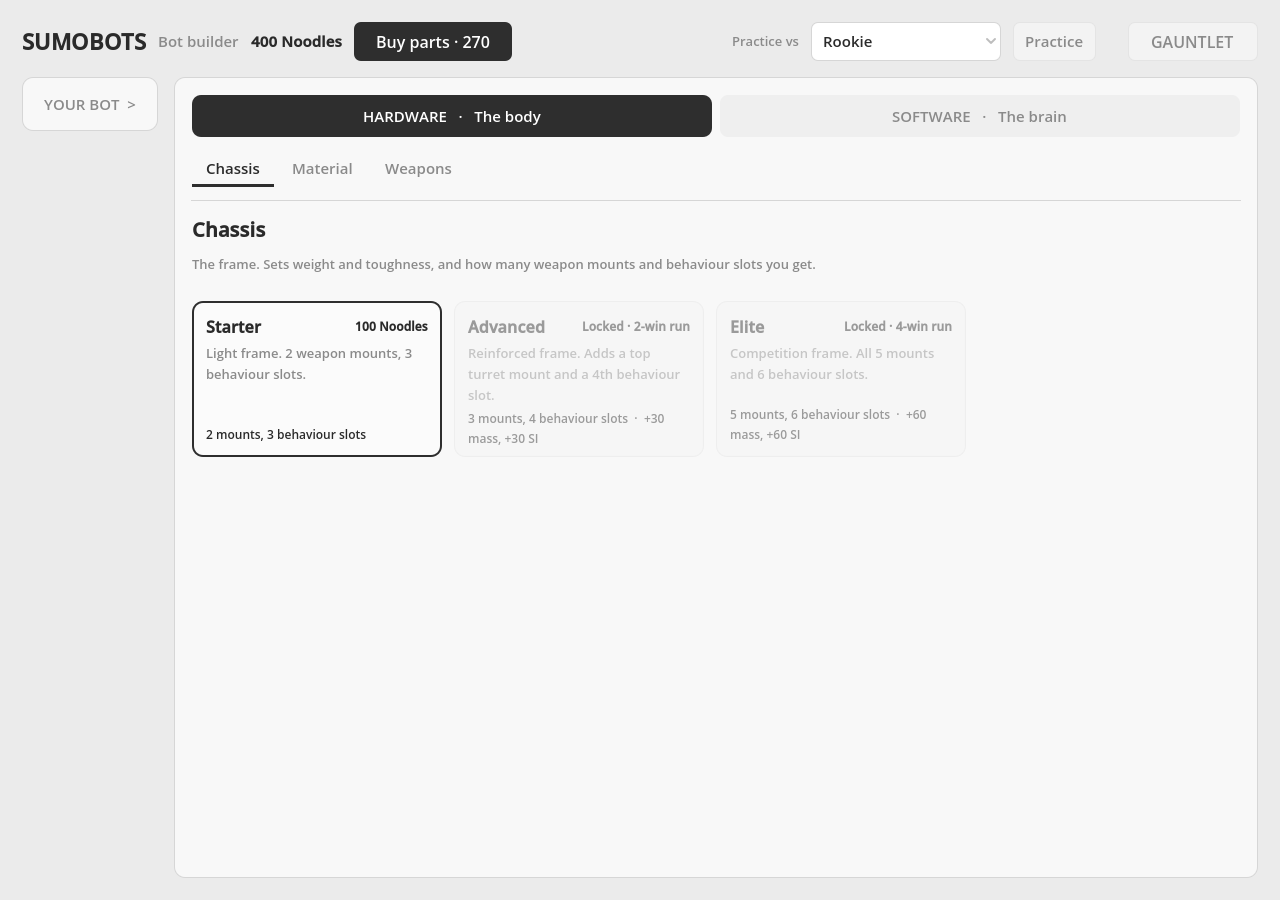
<file: sumobots/index.html>
<!DOCTYPE html>
<html lang="en">
	<head>
		<meta charset="utf-8">
		<meta name="viewport" content="width=device-width, user-scalable=no, initial-scale=1.0">
		<title>Sumobots</title>
		<style>
html, body, #canvas {
	margin: 0;
	padding: 0;
	border: 0;
}

body {
	color: white;
	background-color: black;
	overflow: hidden;
	touch-action: none;
}

#canvas {
	display: block;
}

#canvas:focus {
	outline: none;
}

#status, #status-splash, #status-progress {
	position: absolute;
	left: 0;
	right: 0;
}

#status, #status-splash {
	top: 0;
	bottom: 0;
}

#status {
	background-color: #242424;
	display: flex;
	flex-direction: column;
	justify-content: center;
	align-items: center;
	visibility: hidden;
}

#status-splash {
	max-height: 100%;
	max-width: 100%;
	margin: auto;
}

#status-splash.show-image--false {
	display: none;
}

#status-splash.fullsize--true {
	height: 100%;
	width: 100%;
	object-fit: contain;
}

#status-splash.use-filter--false {
	image-rendering: pixelated;
}

#status-progress, #status-notice {
	display: none;
}

#status-progress {
	bottom: 10%;
	width: 50%;
	margin: 0 auto;
}

#status-notice {
	background-color: #5b3943;
	border-radius: 0.5rem;
	border: 1px solid #9b3943;
	color: #e0e0e0;
	font-family: 'Noto Sans', 'Droid Sans', Arial, sans-serif;
	line-height: 1.3;
	margin: 0 2rem;
	overflow: hidden;
	padding: 1rem;
	text-align: center;
	z-index: 1;
}
		</style>
		<link id="-gd-engine-icon" rel="icon" type="image/png" href="index.icon.png" />
<link rel="apple-touch-icon" href="index.apple-touch-icon.png"/>

	</head>
	<body>
		<canvas id="canvas">
			Your browser does not support the canvas tag.
		</canvas>

		<noscript>
			Your browser does not support JavaScript.
		</noscript>

		<div id="status">
			<img id="status-splash" class="show-image--true fullsize--true use-filter--true" src="index.png" alt="">
			<progress id="status-progress"></progress>
			<div id="status-notice"></div>
		</div>

		<script src="index.js"></script>
		<script>
const GODOT_CONFIG = {"args":[],"canvasResizePolicy":2,"emscriptenPoolSize":8,"ensureCrossOriginIsolationHeaders":true,"executable":"index","experimentalVK":false,"fileSizes":{"index.pck":139624,"index.wasm":37700666},"focusCanvas":true,"gdextensionLibs":[],"godotPoolSize":4};
const GODOT_THREADS_ENABLED = false;
const engine = new Engine(GODOT_CONFIG);

(function () {
	const statusOverlay = document.getElementById('status');
	const statusProgress = document.getElementById('status-progress');
	const statusNotice = document.getElementById('status-notice');

	let initializing = true;
	let statusMode = '';

	function setStatusMode(mode) {
		if (statusMode === mode || !initializing) {
			return;
		}
		if (mode === 'hidden') {
			statusOverlay.remove();
			initializing = false;
			return;
		}
		statusOverlay.style.visibility = 'visible';
		statusProgress.style.display = mode === 'progress' ? 'block' : 'none';
		statusNotice.style.display = mode === 'notice' ? 'block' : 'none';
		statusMode = mode;
	}

	function setStatusNotice(text) {
		while (statusNotice.lastChild) {
			statusNotice.removeChild(statusNotice.lastChild);
		}
		const lines = text.split('\n');
		lines.forEach((line) => {
			statusNotice.appendChild(document.createTextNode(line));
			statusNotice.appendChild(document.createElement('br'));
		});
	}

	function displayFailureNotice(err) {
		console.error(err);
		if (err instanceof Error) {
			setStatusNotice(err.message);
		} else if (typeof err === 'string') {
			setStatusNotice(err);
		} else {
			setStatusNotice('An unknown error occurred.');
		}
		setStatusMode('notice');
		initializing = false;
	}

	const missing = Engine.getMissingFeatures({
		threads: GODOT_THREADS_ENABLED,
	});

	if (missing.length !== 0) {
		if (GODOT_CONFIG['serviceWorker'] && GODOT_CONFIG['ensureCrossOriginIsolationHeaders'] && 'serviceWorker' in navigator) {
			let serviceWorkerRegistrationPromise;
			try {
				serviceWorkerRegistrationPromise = navigator.serviceWorker.getRegistration();
			} catch (err) {
				serviceWorkerRegistrationPromise = Promise.reject(new Error('Service worker registration failed.'));
			}
			// There's a chance that installing the service worker would fix the issue
			Promise.race([
				serviceWorkerRegistrationPromise.then((registration) => {
					if (registration != null) {
						return Promise.reject(new Error('Service worker already exists.'));
					}
					return registration;
				}).then(() => engine.installServiceWorker()),
				// For some reason, `getRegistration()` can stall
				new Promise((resolve) => {
					setTimeout(() => resolve(), 2000);
				}),
			]).then(() => {
				// Reload if there was no error.
				window.location.reload();
			}).catch((err) => {
				console.error('Error while registering service worker:', err);
			});
		} else {
			// Display the message as usual
			const missingMsg = 'Error\nThe following features required to run Godot projects on the Web are missing:\n';
			displayFailureNotice(missingMsg + missing.join('\n'));
		}
	} else {
		setStatusMode('progress');
		engine.startGame({
			'onProgress': function (current, total) {
				if (current > 0 && total > 0) {
					statusProgress.value = current;
					statusProgress.max = total;
				} else {
					statusProgress.removeAttribute('value');
					statusProgress.removeAttribute('max');
				}
			},
		}).then(() => {
			setStatusMode('hidden');
		}, displayFailureNotice);
	}
}());
		</script>
	</body>
</html>
</file>
